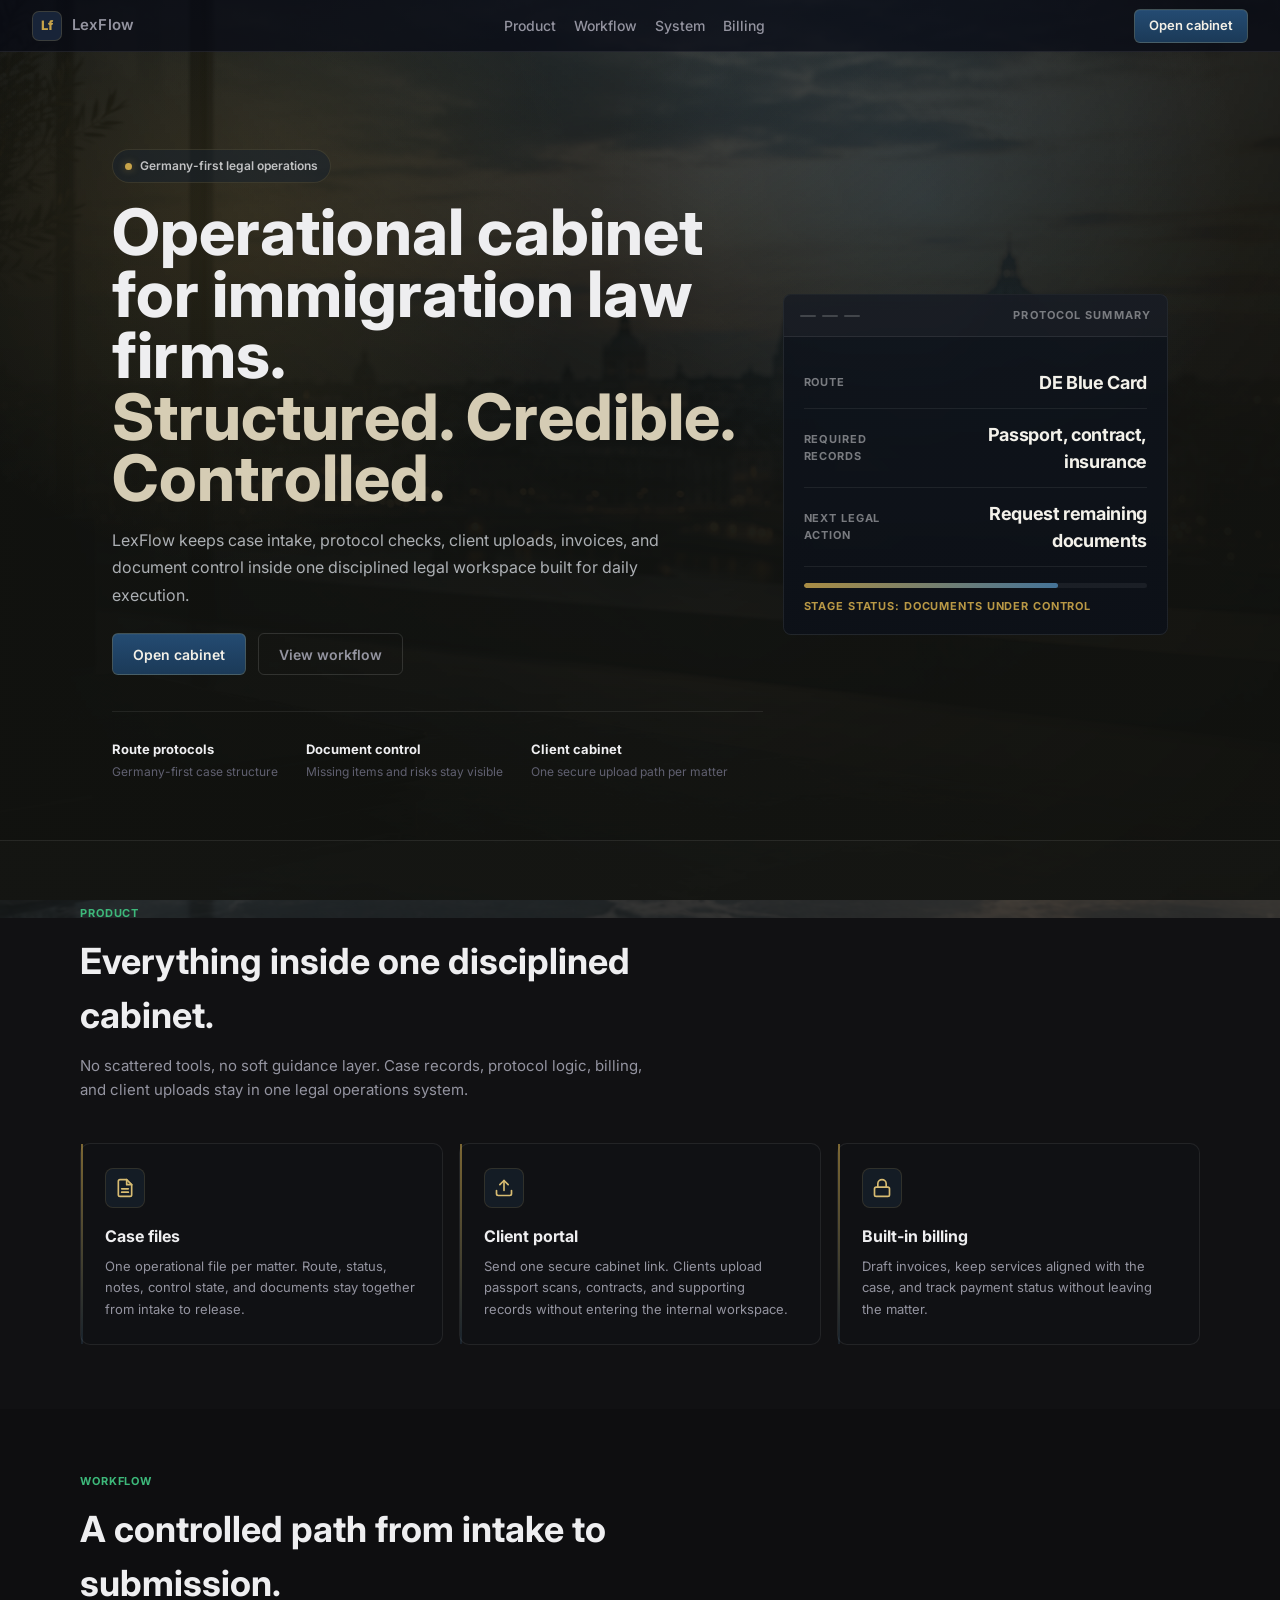
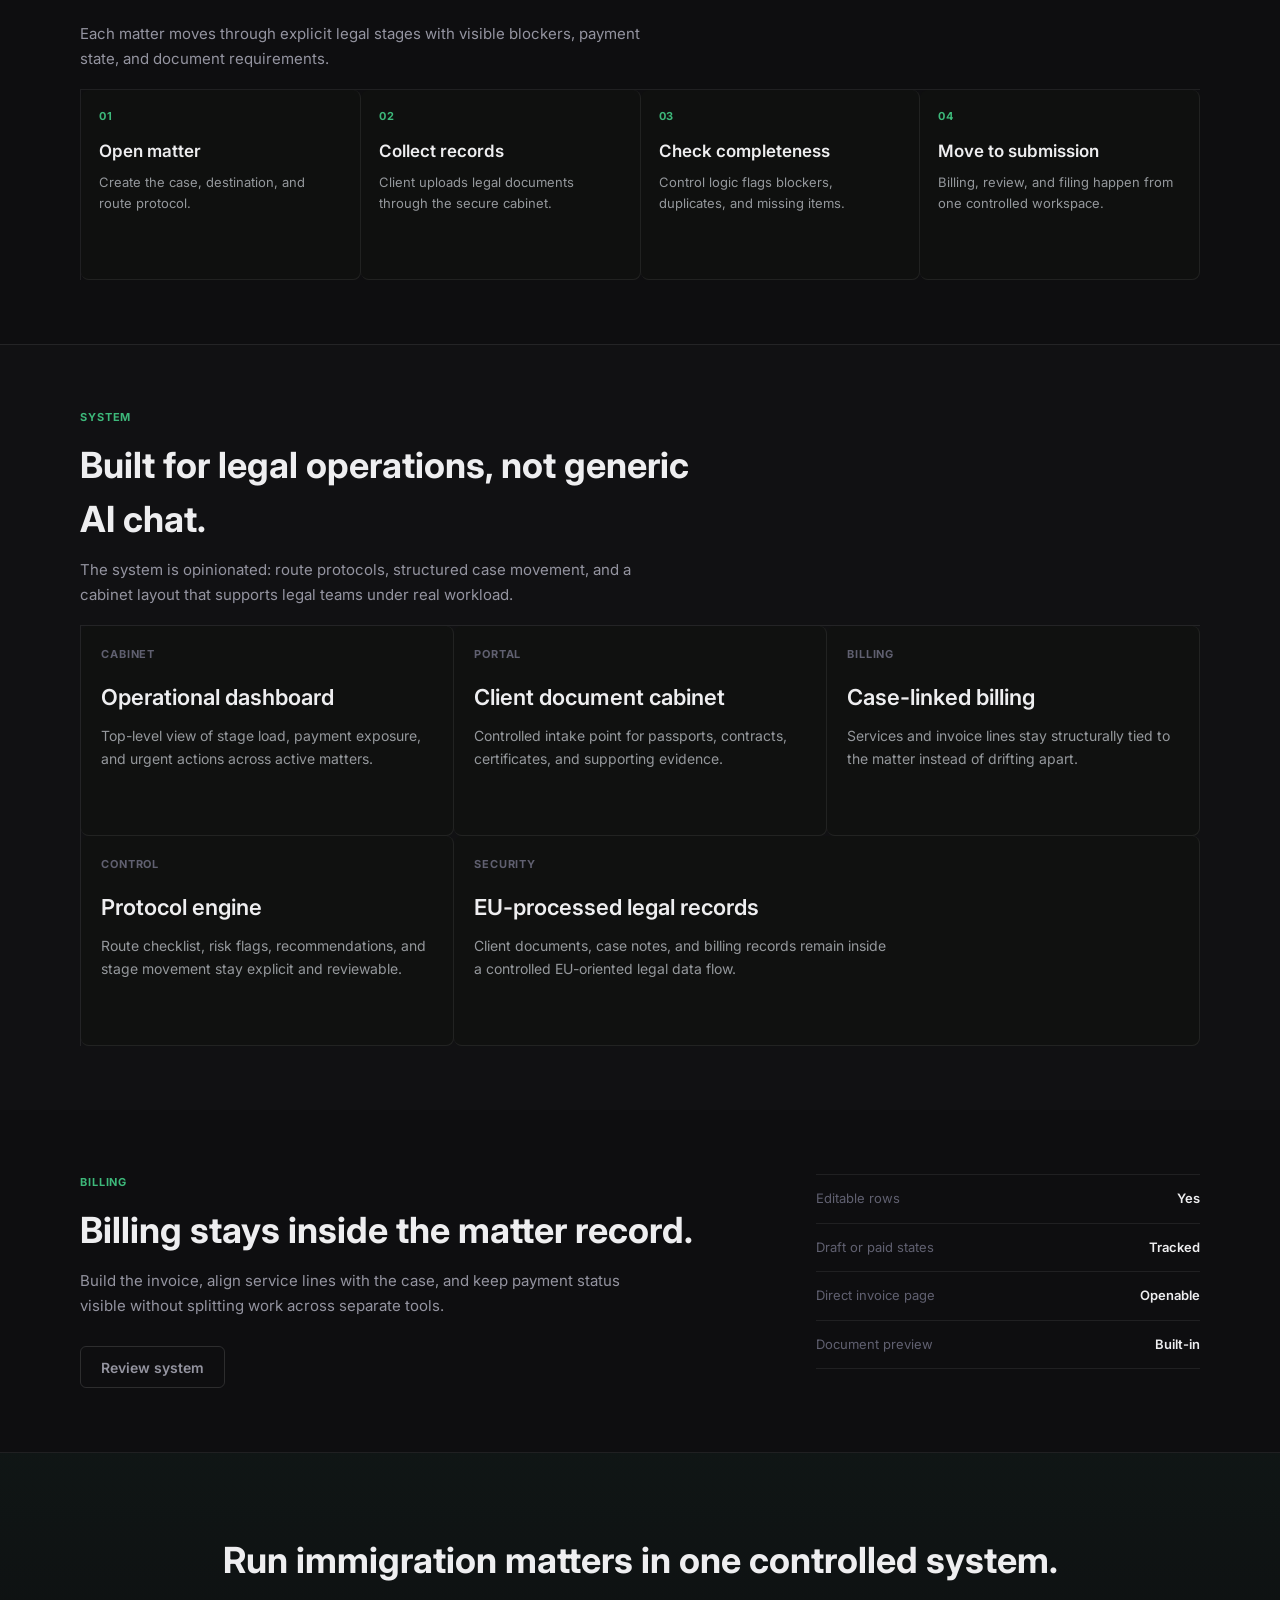
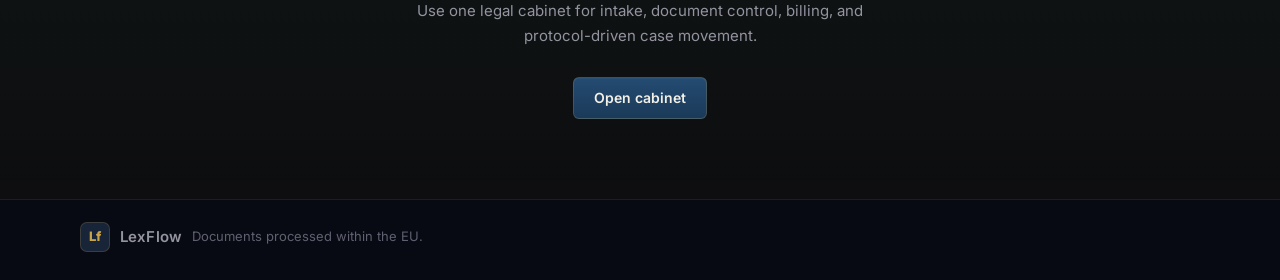
<file: frontend/index.html>
<!doctype html>
<html lang="en">
<head>
  <meta charset="UTF-8" />
  <meta name="viewport" content="width=device-width, initial-scale=1.0" />
  <title>LexFlow — EU Immigration Legal Operations</title>
  <meta name="description" content="Operational workspace for European immigration law teams, client files, and invoices." />
  <link rel="preconnect" href="https://fonts.googleapis.com" />
  <link rel="preconnect" href="https://fonts.gstatic.com" crossorigin />
  <link href="https://fonts.googleapis.com/css2?family=Inter:wght@300;400;500;600;700;800&display=swap" rel="stylesheet" />
  <link rel="stylesheet" href="./styles.css?v=20" />
</head>
<body class="landing" data-api-base="https://lexflow-backend-y6m3.onrender.com">

  <header class="topbar">
    <div class="brand">
      <span class="brand-mark">Lf</span>
      <span class="brand-name">LexFlow</span>
    </div>
    <nav class="topnav">
      <a href="#product">Product</a>
      <a href="#workflow">Workflow</a>
      <a href="#system">System</a>
      <a href="#billing">Billing</a>
    </nav>
    <div class="topbar-cta">
      <a href="login.html?switch=1" class="btn btn-primary landing-auth-link" id="landing-auth-btn">Open cabinet</a>
    </div>
  </header>

  <main>
    <section class="hero-section">
      <div class="hero-grid">
        <div class="hero-copy">
          <div class="hero-badge">
            <span class="hero-badge-dot"></span>
            Germany-first legal operations
          </div>
          <h1 class="hero-title">Operational cabinet for immigration law firms.<em>Structured. Credible. Controlled.</em></h1>
          <p class="hero-sub">LexFlow keeps case intake, protocol checks, client uploads, invoices, and document control inside one disciplined legal workspace built for daily execution.</p>
          <div class="hero-actions">
            <a href="login.html?switch=1" class="btn btn-primary btn-lg landing-auth-link" id="landing-hero-auth-btn">Open cabinet</a>
            <a href="#product" class="btn btn-outline btn-lg">View workflow</a>
          </div>
          <div class="hero-trust">
            <div class="hero-trust-item"><strong>Route protocols</strong><span>Germany-first case structure</span></div>
            <div class="hero-trust-item"><strong>Document control</strong><span>Missing items and risks stay visible</span></div>
            <div class="hero-trust-item"><strong>Client cabinet</strong><span>One secure upload path per matter</span></div>
          </div>
        </div>
        <div class="hero-panel">
          <div class="hero-panel-bar">
            <span></span><span></span><span></span>
            <span class="hero-panel-title">Protocol summary</span>
          </div>
          <div class="hero-panel-body">
            <div class="hero-panel-row">
              <span class="hero-panel-label">Route</span>
              <strong>DE Blue Card</strong>
            </div>
            <div class="hero-panel-row">
              <span class="hero-panel-label">Required records</span>
              <strong>Passport, contract, insurance</strong>
            </div>
            <div class="hero-panel-row">
              <span class="hero-panel-label">Next legal action</span>
              <strong>Request remaining documents</strong>
            </div>
            <div class="hero-panel-bar-track">
              <span style="width:74%;"></span>
            </div>
            <div class="hero-panel-footer">Stage status: documents under control</div>
          </div>
        </div>
      </div>
    </section>

    <section class="section section-band" id="product">
      <div class="section-inner">
        <div class="section-heading">
          <div>
            <div class="section-eyebrow">Product</div>
            <h2 class="section-title">Everything inside one disciplined cabinet.</h2>
            <p class="section-desc">No scattered tools, no soft guidance layer. Case records, protocol logic, billing, and client uploads stay in one legal operations system.</p>
          </div>
        </div>
        <div class="features-grid">
          <article class="feature-card">
            <div class="feature-icon">
              <svg width="20" height="20" viewBox="0 0 24 24" fill="none" stroke="currentColor" stroke-width="2" stroke-linecap="round" stroke-linejoin="round"><path d="M14 2H6a2 2 0 00-2 2v16a2 2 0 002 2h12a2 2 0 002-2V8z"/><polyline points="14 2 14 8 20 8"/><line x1="16" y1="13" x2="8" y2="13"/><line x1="16" y1="17" x2="8" y2="17"/></svg>
            </div>
            <h3>Case files</h3>
            <p>One operational file per matter. Route, status, notes, control state, and documents stay together from intake to release.</p>
          </article>
          <article class="feature-card">
            <div class="feature-icon">
              <svg width="20" height="20" viewBox="0 0 24 24" fill="none" stroke="currentColor" stroke-width="2" stroke-linecap="round" stroke-linejoin="round"><path d="M21 15v4a2 2 0 01-2 2H5a2 2 0 01-2-2v-4"/><polyline points="17 8 12 3 7 8"/><line x1="12" y1="3" x2="12" y2="15"/></svg>
            </div>
            <h3>Client portal</h3>
            <p>Send one secure cabinet link. Clients upload passport scans, contracts, and supporting records without entering the internal workspace.</p>
          </article>
          <article class="feature-card">
            <div class="feature-icon">
              <svg width="20" height="20" viewBox="0 0 24 24" fill="none" stroke="currentColor" stroke-width="2" stroke-linecap="round" stroke-linejoin="round"><rect x="3" y="11" width="18" height="11" rx="2"/><path d="M7 11V7a5 5 0 0110 0v4"/></svg>
            </div>
            <h3>Built-in billing</h3>
            <p>Draft invoices, keep services aligned with the case, and track payment status without leaving the matter.</p>
          </article>
        </div>
      </div>
    </section>

    <section class="section" id="workflow">
      <div class="section-inner">
        <div class="section-heading">
          <div>
            <div class="section-eyebrow">Workflow</div>
            <h2 class="section-title">A controlled path from intake to submission.</h2>
            <p class="section-desc">Each matter moves through explicit legal stages with visible blockers, payment state, and document requirements.</p>
          </div>
        </div>
        <div class="workflow-strip">
          <div class="workflow-step"><div class="workflow-num">01</div><h3>Open matter</h3><p>Create the case, destination, and route protocol.</p></div>
          <div class="workflow-step"><div class="workflow-num">02</div><h3>Collect records</h3><p>Client uploads legal documents through the secure cabinet.</p></div>
          <div class="workflow-step"><div class="workflow-num">03</div><h3>Check completeness</h3><p>Control logic flags blockers, duplicates, and missing items.</p></div>
          <div class="workflow-step"><div class="workflow-num">04</div><h3>Move to submission</h3><p>Billing, review, and filing happen from one controlled workspace.</p></div>
        </div>
      </div>
    </section>

    <section class="section section-band" id="system">
      <div class="section-inner">
        <div class="section-heading">
          <div>
            <div class="section-eyebrow">System</div>
            <h2 class="section-title">Built for legal operations, not generic AI chat.</h2>
            <p class="section-desc">The system is opinionated: route protocols, structured case movement, and a cabinet layout that supports legal teams under real workload.</p>
          </div>
        </div>
        <div class="system-grid">
          <article class="system-card"><div class="system-label">Cabinet</div><h3>Operational dashboard</h3><p>Top-level view of stage load, payment exposure, and urgent actions across active matters.</p></article>
          <article class="system-card"><div class="system-label">Portal</div><h3>Client document cabinet</h3><p>Controlled intake point for passports, contracts, certificates, and supporting evidence.</p></article>
          <article class="system-card"><div class="system-label">Billing</div><h3>Case-linked billing</h3><p>Services and invoice lines stay structurally tied to the matter instead of drifting apart.</p></article>
          <article class="system-card"><div class="system-label">Control</div><h3>Protocol engine</h3><p>Route checklist, risk flags, recommendations, and stage movement stay explicit and reviewable.</p></article>
          <article class="system-card system-card-wide"><div class="system-label">Security</div><h3>EU-processed legal records</h3><p>Client documents, case notes, and billing records remain inside a controlled EU-oriented legal data flow.</p></article>
        </div>
      </div>
    </section>

    <section class="section" id="billing">
      <div class="section-inner">
        <div class="billing-band">
          <div>
            <div class="section-eyebrow">Billing</div>
            <h2 class="section-title">Billing stays inside the matter record.</h2>
            <p class="section-desc">Build the invoice, align service lines with the case, and keep payment status visible without splitting work across separate tools.</p>
            <a href="#system" class="btn btn-outline btn-lg landing-secondary-link" style="margin-top:28px;display:inline-flex;">Review system</a>
          </div>
          <div class="billing-aside">
            <div class="billing-metric"><span>Editable rows</span><strong>Yes</strong></div>
            <div class="billing-metric"><span>Draft or paid states</span><strong>Tracked</strong></div>
            <div class="billing-metric"><span>Direct invoice page</span><strong>Openable</strong></div>
            <div class="billing-metric"><span>Document preview</span><strong>Built-in</strong></div>
          </div>
        </div>
      </div>
    </section>

    <section class="cta-band">
      <div class="section-inner" style="text-align:center;">
        <h2 class="section-title">Run immigration matters in one controlled system.</h2>
        <p class="section-desc" style="max-width:480px;margin:12px auto 28px;">Use one legal cabinet for intake, document control, billing, and protocol-driven case movement.</p>
        <a href="login.html?switch=1" class="btn btn-primary btn-lg landing-auth-link" id="landing-cta-auth-btn">Open cabinet</a>
      </div>
    </section>

    <footer class="footer">
      <div class="footer-inner">
        <div class="brand">
          <span class="brand-mark">Lf</span>
          <span class="brand-name">LexFlow</span>
        </div>
        <span>Documents processed within the EU.</span>
      </div>
    </footer>
  </main>

  <script src="./app.js?v=17"></script>
  <script>
    document.addEventListener('DOMContentLoaded', async () => {
      const user = await syncSessionFromSupabase();
      const targets = Array.from(document.querySelectorAll('.landing-auth-link'));
      if (user) {
        targets.forEach((button) => {
          button.href = 'dashboard.html';
          button.textContent = 'Open cabinet';
        });
      } else {
        targets.forEach((button) => {
          button.href = 'login.html?switch=1';
        });
      }
    });
  </script>
</body>
</html>
</file>
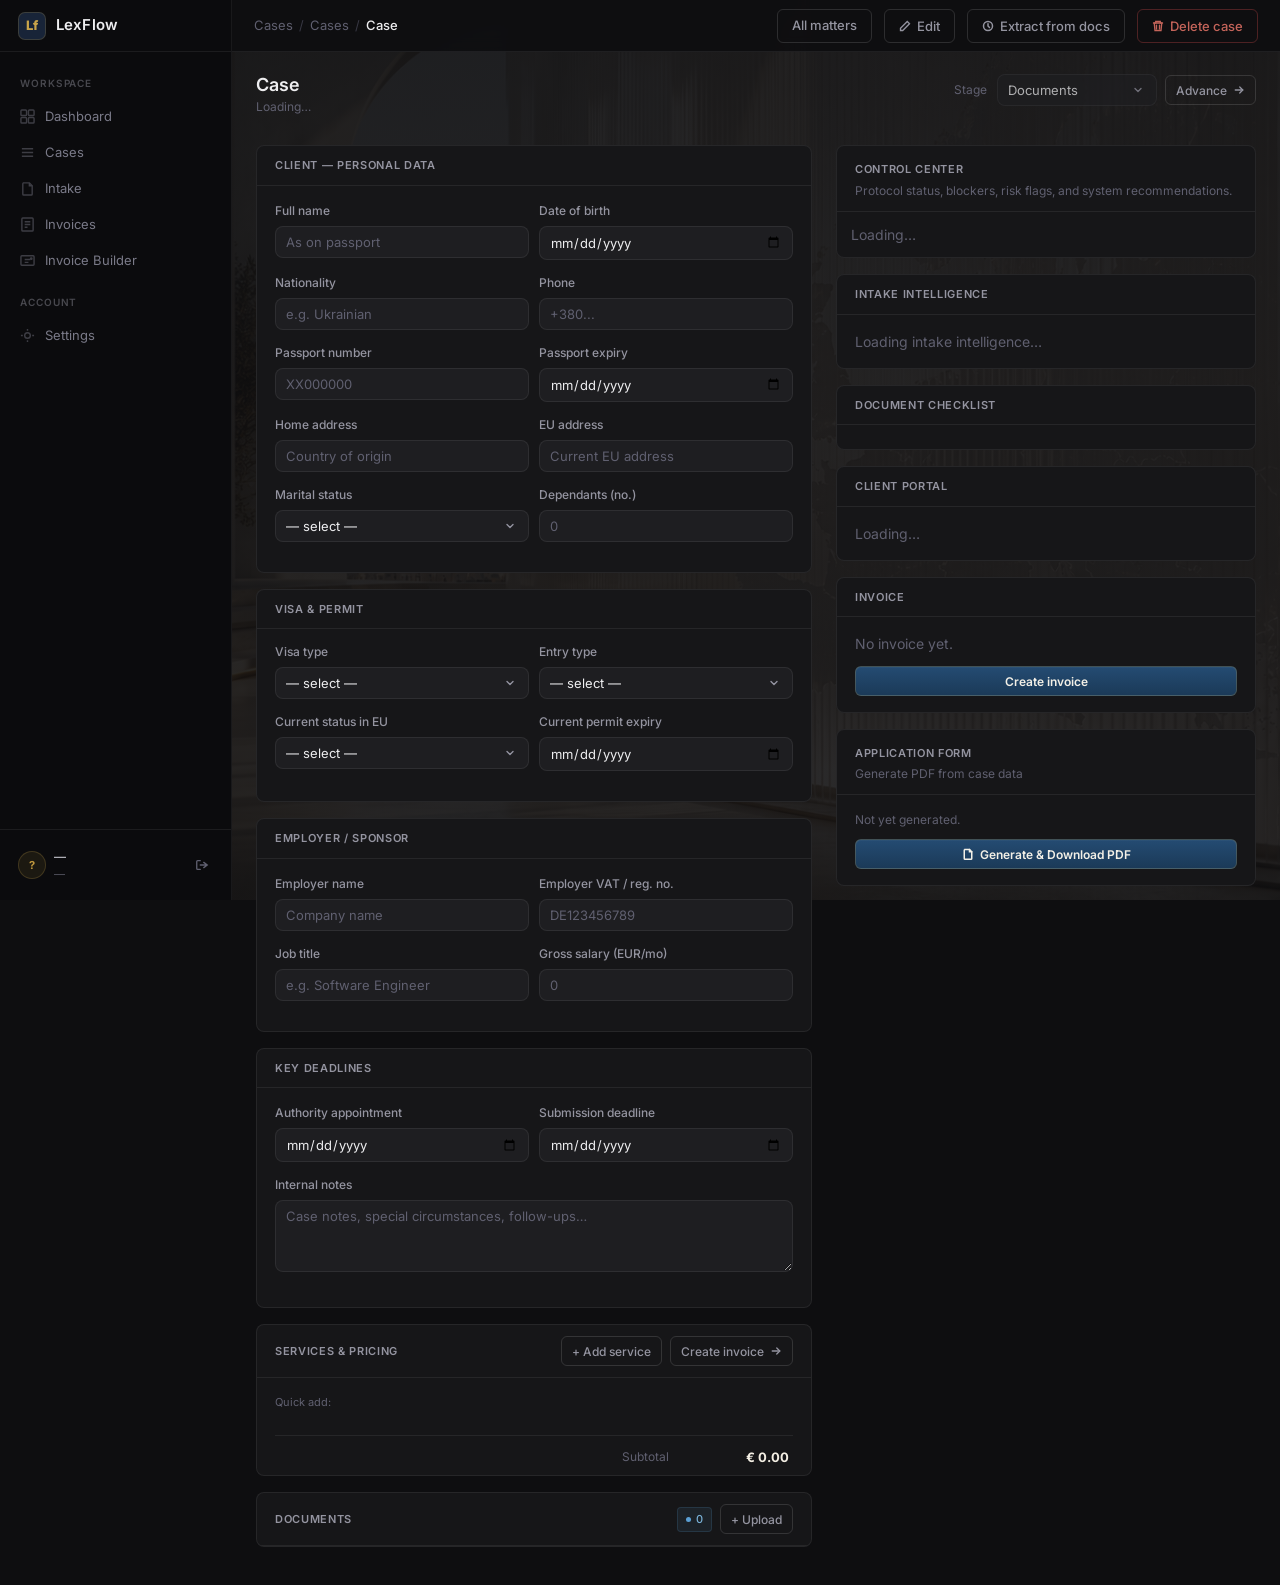
<file: frontend/case.html>
<!doctype html>
<html lang="en">
<head>
  <meta charset="UTF-8" />
  <meta name="viewport" content="width=device-width, initial-scale=1.0" />
  <title>LexFlow — Case detail</title>
  <link rel="preconnect" href="https://fonts.googleapis.com" />
  <link rel="preconnect" href="https://fonts.gstatic.com" crossorigin />
  <link href="https://fonts.googleapis.com/css2?family=Inter:wght@300;400;500;600;700;800&display=swap" rel="stylesheet" />
  <link rel="stylesheet" href="./styles.css?v=24" />
</head>
<body class="dashboard view-hydrating" data-api-base="https://lexflow-backend-y6m3.onrender.com">
  <aside class="sidebar">
    <a href="/index.html" class="sidebar-brand">
      <span class="brand-mark" style="width:28px;height:28px;font-size:13px;">Lf</span>
      <span class="brand-name">LexFlow</span>
    </a>
    <nav class="sidebar-nav">
      <span class="nav-section-label">Workspace</span>
      <a href="dashboard.html" class="nav-item"><svg width="14" height="14" viewBox="0 0 16 16" fill="none" stroke="currentColor" stroke-width="1.5"><rect x="1" y="1" width="6" height="6" rx="1"/><rect x="9" y="1" width="6" height="6" rx="1"/><rect x="1" y="9" width="6" height="6" rx="1"/><rect x="9" y="9" width="6" height="6" rx="1"/></svg>Dashboard</a>
      <a href="cases.html" class="nav-item active"><svg width="14" height="14" viewBox="0 0 16 16" fill="none" stroke="currentColor" stroke-width="1.5"><path d="M2 4h12M2 8h12M2 12h12"/></svg>Cases</a>
      <a href="documents.html" class="nav-item"><svg width="14" height="14" viewBox="0 0 16 16" fill="none" stroke="currentColor" stroke-width="1.5"><path d="M3 2h7l3 3v9a1 1 0 01-1 1H4a1 1 0 01-1-1V3a1 1 0 011-1z"/><path d="M10 2v3h3"/></svg>Intake</a>
      <a href="invoices.html" class="nav-item"><svg width="14" height="14" viewBox="0 0 16 16" fill="none" stroke="currentColor" stroke-width="1.5"><rect x="2" y="1" width="12" height="14" rx="1"/><path d="M5 5h6M5 8h6M5 11h3"/></svg>Invoices</a>
      <a href="invoice-builder.html" class="nav-item"><svg width="14" height="14" viewBox="0 0 16 16" fill="none" stroke="currentColor" stroke-width="1.5"><rect x="1" y="3" width="14" height="10" rx="1"/><path d="M5 7h6M5 10h4"/><circle cx="12" cy="6" r="1.5" fill="currentColor" stroke="none"/></svg>Invoice Builder</a>
      <span class="nav-section-label">Account</span>
      <a href="settings.html" class="nav-item"><svg width="14" height="14" viewBox="0 0 16 16" fill="none" stroke="currentColor" stroke-width="1.5"><circle cx="8" cy="8" r="3"/><path d="M8 1v2M8 13v2M1 8h2M13 8h2"/></svg>Settings</a>
    </nav>
    <div class="sidebar-footer">
      <div class="sidebar-user">
        <div class="user-avatar" id="user-initials">?</div>
        <div class="user-info">
          <div class="user-name" id="user-name">—</div>
          <div class="user-role" id="user-email">—</div>
        </div>
        <button id="btn-signout" style="margin-left:auto;background:none;border:none;cursor:pointer;color:var(--muted);padding:4px;display:flex;align-items:center;">
          <svg width="14" height="14" viewBox="0 0 16 16" fill="none" stroke="currentColor" stroke-width="1.5" stroke-linecap="round"><path d="M6 3H3a1 1 0 00-1 1v8a1 1 0 001 1h3M10 5l4 3-4 3M6 8h8"/></svg>
        </button>
      </div>
    </div>
  </aside>

  <div class="dashboard-main">
    <div class="dashboard-topbar">
      <div class="topbar-breadcrumb">
        <span>Cases</span>
        <span class="sep">/</span>
        <a href="cases.html" style="color:var(--muted);">Cases</a>
        <span class="sep">/</span>
        <strong id="breadcrumb-name">Case</strong>
      </div>
      <div class="topbar-actions">
        <a href="cases.html" class="btn btn-outline">All matters</a>
        <button class="btn btn-outline" id="btn-edit-toggle">
          <svg width="12" height="12" viewBox="0 0 16 16" fill="none" stroke="currentColor" stroke-width="1.8" stroke-linecap="round"><path d="M11 2l3 3-9 9H2v-3L11 2z"/></svg>
          Edit
        </button>
        <button class="btn btn-primary" id="btn-save-all" style="display:none;">
          <svg width="12" height="12" viewBox="0 0 16 16" fill="none" stroke="currentColor" stroke-width="2" stroke-linecap="round"><path d="M3 8l3 3 7-7"/></svg>
          Save
        </button>
        <button class="btn btn-outline" id="btn-run-ai">
          <svg width="12" height="12" viewBox="0 0 16 16" fill="none" stroke="currentColor" stroke-width="2" stroke-linecap="round"><circle cx="8" cy="8" r="6"/><path d="M8 5v3l2 2"/></svg>
          Extract from docs
        </button>
        <button class="btn btn-outline" id="btn-delete-case" style="color:var(--red,#e05252);border-color:rgba(224,82,82,0.3);">
          <svg width="12" height="12" viewBox="0 0 16 16" fill="none" stroke="currentColor" stroke-width="1.8" stroke-linecap="round"><polyline points="2 4 14 4"/><path d="M5 4V2h6v2M6 7v5M10 7v5"/><path d="M3 4l1 10h8l1-10"/></svg>
          Delete case
        </button>
      </div>
    </div>

    <div class="page-content" data-view-hydrate>
      <!-- Duplicate warning banner (hidden by default) -->
      <div id="duplicate-banner" style="display:none;background:rgba(196,100,90,0.1);border:1px solid rgba(196,100,90,0.3);border-radius:var(--radius);padding:12px 18px;margin-bottom:18px;display:none;align-items:center;gap:12px;">
        <svg width="16" height="16" viewBox="0 0 16 16" fill="none" stroke="#c4645a" stroke-width="1.5"><circle cx="8" cy="8" r="6"/><path d="M8 5v3M8 11v.5"/></svg>
        <span style="color:#c4645a;font-size:13px;">Potential duplicate detected — another matter may exist for this client. <a id="dup-link" href="#" style="color:#c4645a;text-decoration:underline;">View existing matter</a></span>
      </div>

      <!-- OCR auto-fill banner (shown after extraction) -->
      <div id="ocr-banner" style="display:none;background:rgba(61,184,122,0.08);border:1px solid rgba(61,184,122,0.2);border-radius:var(--radius);padding:12px 18px;margin-bottom:18px;align-items:center;gap:12px;">
        <svg width="16" height="16" viewBox="0 0 16 16" fill="none" stroke="#3db87a" stroke-width="1.5"><path d="M3 8l3 3 7-7"/></svg>
        <span style="color:#5ebd8e;font-size:13px;">Fields auto-filled from documents. Review and save.</span>
      </div>

      <div class="page-header">
        <div>
          <div class="page-title" id="case-title">Case</div>
          <div class="page-subtitle" id="case-meta">Loading…</div>
          <div id="case-priority-badge" class="case-priority-badge"></div>
        </div>
        <div style="display:flex;gap:8px;align-items:center;">
          <label style="font-size:12px;color:var(--muted);margin-right:2px;">Stage</label>
          <select id="stage-select" class="form-select" style="height:32px;font-size:13px;padding:0 10px;min-width:160px;" disabled>
            <option value="documents">Documents</option>
            <option value="payment">Payment</option>
            <option value="processing">Processing</option>
            <option value="review">Ready for review</option>
            <option value="submitted">Submitted</option>
          </select>
          <button class="btn btn-outline btn-sm" id="btn-advance" style="white-space:nowrap;">
            Advance
            <svg width="12" height="12" viewBox="0 0 16 16" fill="none" stroke="currentColor" stroke-width="1.7" stroke-linecap="round" stroke-linejoin="round"><path d="M3 8h10"/><path d="M9 4l4 4-4 4"/></svg>
          </button>
        </div>
      </div>

      <div class="case-detail-layout">

        <!-- LEFT COLUMN -->
        <div id="case-fields-area">

          <!-- EU Migration Fields -->
          <div class="card" style="margin-bottom:16px;">
            <div class="card-header">
              <span class="card-title">Client — personal data</span>
              <span id="ocr-indicator" style="display:none;" class="badge badge-green">OCR filled</span>
            </div>
            <div class="card-body">
              <div class="form-row">
                <div class="form-group"><label class="form-label">Full name</label><input class="form-input" id="f-full-name" placeholder="As on passport" /></div>
                <div class="form-group"><label class="form-label">Date of birth</label><input class="form-input" id="f-dob" type="date" /></div>
              </div>
              <div class="form-row">
                <div class="form-group"><label class="form-label">Nationality</label><input class="form-input" id="f-nationality" placeholder="e.g. Ukrainian" /></div>
                <div class="form-group"><label class="form-label">Phone</label><input class="form-input" id="f-phone" placeholder="+380..." /></div>
              </div>
              <div class="form-row">
                <div class="form-group"><label class="form-label">Passport number</label><input class="form-input" id="f-passport-no" placeholder="XX000000" /></div>
                <div class="form-group"><label class="form-label">Passport expiry</label><input class="form-input" id="f-passport-expiry" type="date" /></div>
              </div>
              <div class="form-row">
                <div class="form-group"><label class="form-label">Home address</label><input class="form-input" id="f-address-home" placeholder="Country of origin" /></div>
                <div class="form-group"><label class="form-label">EU address</label><input class="form-input" id="f-address-eu" placeholder="Current EU address" /></div>
              </div>
              <div class="form-row">
                <div class="form-group"><label class="form-label">Marital status</label>
                  <select class="form-select" id="f-marital">
                    <option value="">— select —</option>
                    <option>Single</option><option>Married</option><option>Divorced</option><option>Widowed</option>
                  </select>
                </div>
                <div class="form-group"><label class="form-label">Dependants (no.)</label><input class="form-input" id="f-dependants" type="number" min="0" placeholder="0" /></div>
              </div>
            </div>
          </div>

          <div class="card services-card" style="margin-bottom:16px;">
            <div class="card-header"><span class="card-title">Visa &amp; permit</span></div>
            <div class="card-body">
              <div class="form-row">
                <div class="form-group"><label class="form-label">Visa type</label>
                  <select class="form-select" id="f-visa-type">
                    <option value="">— select —</option>
                    <option>National visa (D)</option><option>Schengen visa (C)</option>
                    <option>Residence permit</option><option>EU Blue Card</option>
                    <option>Intra-company transfer</option><option>Family reunification</option>
                    <option>Student permit</option><option>Asylum / protection</option>
                  </select>
                </div>
                <div class="form-group"><label class="form-label">Entry type</label>
                  <select class="form-select" id="f-entry-type">
                    <option value="">— select —</option>
                    <option>Single entry</option><option>Multiple entry</option>
                  </select>
                </div>
              </div>
              <div class="form-row">
                <div class="form-group"><label class="form-label">Current status in EU</label>
                  <select class="form-select" id="f-current-status">
                    <option value="">— select —</option>
                    <option>Tourist / visa-free</option><option>Student</option><option>Worker</option>
                    <option>Temporary protection</option><option>Undocumented</option>
                  </select>
                </div>
                <div class="form-group"><label class="form-label">Current permit expiry</label><input class="form-input" id="f-permit-expiry" type="date" /></div>
              </div>
            </div>
          </div>

          <div class="card" style="margin-bottom:16px;">
            <div class="card-header"><span class="card-title">Employer / sponsor</span></div>
            <div class="card-body">
              <div class="form-row">
                <div class="form-group"><label class="form-label">Employer name</label><input class="form-input" id="f-employer" placeholder="Company name" /></div>
                <div class="form-group"><label class="form-label">Employer VAT / reg. no.</label><input class="form-input" id="f-employer-vat" placeholder="DE123456789" /></div>
              </div>
              <div class="form-row">
                <div class="form-group"><label class="form-label">Job title</label><input class="form-input" id="f-job-title" placeholder="e.g. Software Engineer" /></div>
                <div class="form-group"><label class="form-label">Gross salary (EUR/mo)</label><input class="form-input" id="f-salary" type="number" placeholder="0" /></div>
              </div>
            </div>
          </div>

          <div class="card" style="margin-bottom:16px;">
            <div class="card-header"><span class="card-title">Key deadlines</span></div>
            <div class="card-body">
              <div class="form-row">
                <div class="form-group"><label class="form-label">Authority appointment</label><input class="form-input" id="f-appointment" type="date" /></div>
                <div class="form-group"><label class="form-label">Submission deadline</label><input class="form-input" id="f-deadline" type="date" /></div>
              </div>
              <div class="form-group"><label class="form-label">Internal notes</label><textarea class="form-textarea" id="f-notes" rows="3" placeholder="Case notes, special circumstances, follow-ups…"></textarea></div>
            </div>
          </div>

          <!-- Services & Price Builder -->
          <div class="card" style="margin-bottom:16px;">
            <div class="card-header">
              <span class="card-title">Services &amp; pricing</span>
              <div style="display:flex;gap:8px;align-items:center;">
                <button class="btn btn-outline btn-sm" id="btn-add-service">+ Add service</button>
                <button class="btn btn-outline btn-sm" id="btn-create-invoice-from-services">
                  Create invoice
                  <svg width="12" height="12" viewBox="0 0 16 16" fill="none" stroke="currentColor" stroke-width="1.7" stroke-linecap="round" stroke-linejoin="round"><path d="M3 8h10"/><path d="M9 4l4 4-4 4"/></svg>
                </button>
              </div>
            </div>
            <div class="card-body" style="padding-bottom:4px;">
              <!-- Preset quick-add chips -->
              <div style="display:flex;flex-wrap:wrap;gap:6px;margin-bottom:12px;" id="service-presets">
                <span style="font-size:11px;color:var(--muted);align-self:center;margin-right:2px;">Quick add:</span>
              </div>
              <!-- Service rows -->
              <div id="service-rows" class="service-rows"></div>
              <!-- Totals -->
              <div class="service-subtotal-row">
                <span>Subtotal</span>
                <span id="svc-subtotal">€ 0.00</span>
              </div>
            </div>
          </div>

          <!-- Documents -->
          <div class="card">
            <div class="card-header">
              <span class="card-title">Documents</span>
              <div style="display:flex;gap:8px;align-items:center;">
                <span class="badge badge-blue" id="doc-count">0</span>
                <input type="file" id="file-input" multiple accept=".pdf,image/*" style="display:none;" />
                <button class="btn btn-outline btn-sm" id="btn-upload">+ Upload</button>
              </div>
            </div>
            <div id="doc-list" style="padding:0 4px;"></div>
          </div>
        </div>

        <!-- RIGHT COLUMN -->
        <div class="case-side-stack">
          <!-- Control center -->
          <div class="card control-center-card" style="margin-bottom:16px;">
            <div class="card-header">
              <div>
                <span class="card-title">Control center</span>
                <div class="panel-subtitle">Protocol status, blockers, risk flags, and system recommendations.</div>
              </div>
            </div>
            <div class="card-body" style="padding:12px 14px;">
              <div id="control-center-block"><p style="color:var(--muted);">Loading…</p></div>
            </div>
          </div>

          <div class="card" style="margin-bottom:16px;">
            <div class="card-header"><span class="card-title">Intake intelligence</span></div>
            <div class="card-body">
              <div id="intake-intelligence-block"><p style="color:var(--muted);">Loading intake intelligence…</p></div>
            </div>
          </div>

          <!-- Document checklist -->
          <div class="card" style="margin-bottom:16px;">
            <div class="card-header"><span class="card-title">Document checklist</span></div>
            <div class="card-body" style="padding:12px 16px;">
              <div id="doc-checklist" style="display:flex;flex-direction:column;gap:8px;"></div>
            </div>
          </div>

          <!-- Client portal -->
          <div class="card" style="margin-bottom:16px;">
            <div class="card-header"><span class="card-title">Client portal</span></div>
            <div class="card-body">
              <div id="portal-block"><p style="color:var(--muted);">Loading…</p></div>
            </div>
          </div>

          <!-- Invoice -->
          <div class="card" style="margin-bottom:16px;">
            <div class="card-header"><span class="card-title">Invoice</span></div>
            <div class="card-body">
              <div id="invoice-block">
                <p style="color:var(--muted);margin-bottom:12px;">No invoice yet.</p>
                <button class="btn btn-primary btn-sm" id="btn-invoice" style="width:100%;">Create invoice</button>
              </div>
            </div>
          </div>

          <!-- Application Form -->
          <div class="card">
            <div class="card-header">
              <div>
                <span class="card-title">Application form</span>
                <div class="panel-subtitle" style="margin-top:3px;">Generate PDF from case data</div>
              </div>
            </div>
            <div class="card-body" style="display:flex;flex-direction:column;gap:10px;">
              <div id="form-gen-status" style="font-size:12px;color:var(--muted);">Not yet generated.</div>
              <button class="btn btn-primary btn-sm" style="width:100%;" id="btn-generate-form">
                <svg width="12" height="12" viewBox="0 0 16 16" fill="none" stroke="currentColor" stroke-width="2" stroke-linecap="round"><path d="M3 2h7l3 3v9a1 1 0 01-1 1H4a1 1 0 01-1-1V3a1 1 0 011-1z"/><path d="M10 2v3h3"/></svg>
                Generate &amp; Download PDF
              </button>
              <button class="btn btn-outline btn-sm" style="width:100%;display:none;" id="btn-download-last">
                Download last generated
              </button>
            </div>
          </div>
        </div>
      </div>
    </div>
  </div>

  <script src="./app.js?v=22"></script>
  <script>
    const params = new URLSearchParams(window.location.search);
    const caseId = params.get('id') || '1';
    let currentCase = null;

    const EU_CHECKLIST = [
      'Valid passport (6+ months)',
      'Biometric photo (35×45 mm)',
      'Bank statements (3 months)',
      'Employment contract',
      'Employer confirmation letter',
      'Health insurance proof',
      'Accommodation proof',
      'Residence permit / ID card',
      'Application form (signed)',
      'Translation of documents (certified)',
      'State fee receipt',
    ];

    function fillFieldsFromExtracted(extracted) {
      if (!extracted || !Object.keys(extracted).length) return;
      const map = {
        'f-full-name':       extracted.full_name || extracted.client_name,
        'f-dob':             extracted.dob || extracted.date_of_birth,
        'f-nationality':     extracted.nationality,
        'f-phone':           extracted.phone,
        'f-passport-no':     extracted.passport_no || extracted.passport_number,
        'f-passport-expiry': extracted.passport_expiry,
        'f-address-home':    extracted.address_home || extracted.home_address,
        'f-address-eu':      extracted.address_eu || extracted.eu_address,
        'f-marital':         extracted.marital_status,
        'f-dependants':      extracted.dependants,
        'f-visa-type':       extracted.visa_type,
        'f-entry-type':      extracted.entry_type,
        'f-current-status':  extracted.current_status,
        'f-permit-expiry':   extracted.permit_expiry,
        'f-employer':        extracted.employer_name || extracted.employer,
        'f-employer-vat':    extracted.employer_vat,
        'f-job-title':       extracted.job_title,
        'f-salary':          extracted.salary_eur || extracted.salary,
        'f-appointment':     extracted.appointment_date,
        'f-deadline':        extracted.submission_deadline,
        'f-notes':           extracted.notes,
      };
      let filled = 0;
      Object.entries(map).forEach(([id, val]) => {
        const el = document.getElementById(id);
        if (el && val != null && val !== '') { el.value = val; filled++; }
      });
      if (filled > 0) {
        document.getElementById('ocr-indicator').style.display = 'inline-flex';
        const banner = document.getElementById('ocr-banner');
        banner.style.display = 'flex';
      }
    }

    function collectFields() {
      return {
        full_name:           document.getElementById('f-full-name').value,
        dob:                 document.getElementById('f-dob').value,
        nationality:         document.getElementById('f-nationality').value,
        phone:               document.getElementById('f-phone').value,
        passport_no:         document.getElementById('f-passport-no').value,
        passport_expiry:     document.getElementById('f-passport-expiry').value,
        address_home:        document.getElementById('f-address-home').value,
        address_eu:          document.getElementById('f-address-eu').value,
        marital_status:      document.getElementById('f-marital').value,
        dependants:          document.getElementById('f-dependants').value,
        visa_type:           document.getElementById('f-visa-type').value,
        entry_type:          document.getElementById('f-entry-type').value,
        current_status:      document.getElementById('f-current-status').value,
        permit_expiry:       document.getElementById('f-permit-expiry').value,
        employer_name:       document.getElementById('f-employer').value,
        employer_vat:        document.getElementById('f-employer-vat').value,
        job_title:           document.getElementById('f-job-title').value,
        salary_eur:          document.getElementById('f-salary').value,
        appointment_date:    document.getElementById('f-appointment').value,
        submission_deadline: document.getElementById('f-deadline').value,
        notes:               document.getElementById('f-notes').value,
      };
    }

    function renderChecklist(uploadedDocs) {
      const names = (uploadedDocs || []).map(d => (d.name || '').toLowerCase());
      const keywords = {
        'Valid passport (6+ months)':      ['passport'],
        'Biometric photo (35×45 mm)':      ['photo', 'picture', 'foto'],
        'Bank statements (3 months)':      ['bank', 'statement', 'account'],
        'Employment contract':             ['contract', 'employment', 'arbeitsvertrag'],
        'Employer confirmation letter':    ['confirmation', 'employer letter', 'arbeitsgeberbes'],
        'Health insurance proof':          ['insurance', 'health', 'krankenvers'],
        'Accommodation proof':             ['accommodation', 'rental', 'lease', 'mietvertrag'],
        'Residence permit / ID card':      ['residence', 'permit', 'id card', 'aufenthaltstitel', 'personalausweis'],
        'Application form (signed)':       ['application', 'antrag', 'form'],
        'Translation of documents (certified)': ['translation', 'übersetzung', 'certified'],
        'State fee receipt':               ['fee', 'receipt', 'payment', 'gebühr'],
      };
      const host = document.getElementById('doc-checklist');
      host.innerHTML = EU_CHECKLIST.map(item => {
        const kws = keywords[item] || [];
        const found = kws.some(kw => names.some(n => n.includes(kw)));
        return `<div style="display:flex;align-items:center;gap:10px;font-size:13px;">
          <span style="flex-shrink:0;width:18px;height:18px;border-radius:50%;display:flex;align-items:center;justify-content:center;
            background:${found ? 'rgba(61,184,122,0.15)' : 'var(--surface-3)'};
            border:1px solid ${found ? 'rgba(61,184,122,0.3)' : 'var(--border)'};">
            ${found ? '<svg width="10" height="10" viewBox="0 0 16 16" fill="none" stroke="#3db87a" stroke-width="2.5"><path d="M3 8l3 3 7-7"/></svg>'
                    : '<svg width="10" height="10" viewBox="0 0 16 16" fill="none" stroke="#606070" stroke-width="2"><path d="M4 4l8 8M12 4l-8 8"/></svg>'}
          </span>
          <span style="color:${found ? 'var(--text)' : 'var(--muted)'};">${item}</span>
        </div>`;
      }).join('');
    }

    function escapeHtml(value) {
      return String(value || '')
        .replace(/&/g, '&amp;')
        .replace(/</g, '&lt;')
        .replace(/>/g, '&gt;')
        .replace(/"/g, '&quot;')
        .replace(/'/g, '&#39;');
    }

    function severityBadge(severity) {
      const map = {
        high: 'badge-red',
        medium: 'badge-yellow',
        low: 'badge-green',
      };
      return map[severity] || 'badge-gray';
    }

    function statTone(label) {
      const key = String(label || '').toLowerCase();
      if (key.includes('route')) return 'tone-gold';
      if (key.includes('priority')) return 'tone-red';
      if (key.includes('stage')) return 'tone-blue';
      if (key.includes('next')) return 'tone-green';
      return 'tone-neutral';
    }

    function actionMeta(action, state) {
      const label = (action?.label || '').toLowerCase();
      if (label.includes('request missing documents')) return { cta: 'Draft message', mode: 'message' };
      if (label.includes('questionnaire')) return { cta: 'Draft questionnaire', mode: 'questionnaire' };
      if (label.includes('invoice')) return { cta: 'Open invoice', mode: 'invoice' };
      if (label.includes('duplicate') || label.includes('manual review')) return { cta: 'Review docs', mode: 'documents' };
      return { cta: 'Use action', mode: 'copy' };
    }

    function focusPortalComposer(message) {
      const area = document.getElementById('portal-invite-message');
      if (!area) return;
      if (message) area.value = message;
      area.scrollIntoView({ behavior: 'smooth', block: 'center' });
      area.focus();
      showToast('Client message drafted', 'success');
    }

    function focusDocuments() {
      document.getElementById('doc-list')?.scrollIntoView({ behavior: 'smooth', block: 'start' });
      showToast('Documents section opened', 'info');
    }

    function openInvoiceFromCase() {
      const invoice = getInvoiceForCase(caseId);
      window.location.href = invoice ? `invoice.html?id=${invoice.id}&case=${caseId}` : `invoice.html?case=${caseId}`;
    }

    function runRecommendedAction(action, state) {
      const meta = actionMeta(action, state);
      const missingLabels = (state.requirements || [])
        .filter(item => state.blocking_missing_codes?.includes(item.code) || state.missing_codes?.includes(item.code))
        .map(item => item.label);
      if (meta.mode === 'message') {
        const intro = currentCase?.client_name ? `Hello ${currentCase.client_name},` : 'Hello,';
        const body = `${intro}\n\nPlease upload the following items so we can continue your case:\n- ${missingLabels.join('\n- ') || 'Missing documents from your checklist'}\n\nOnce uploaded, we will continue immediately.\n\nBest regards,\nLexFlow`;
        focusPortalComposer(body);
        return;
      }
      if (meta.mode === 'questionnaire') {
        const intro = currentCase?.client_name ? `Hello ${currentCase.client_name},` : 'Hello,';
        const body = `${intro}\n\nPlease complete the client questionnaire in your secure portal. We need it before the legal team can proceed.\n\nBest regards,\nLexFlow`;
        focusPortalComposer(body);
        return;
      }
      if (meta.mode === 'invoice') {
        openInvoiceFromCase();
        return;
      }
      if (meta.mode === 'documents') {
        focusDocuments();
        return;
      }
      navigator.clipboard.writeText(`${action.label}: ${action.message}`).then(() => {
        showToast('Action copied', 'success');
      });
    }

    function renderIntakeIntelligence(caseData, state = {}) {
      const host = document.getElementById('intake-intelligence-block');
      if (!host) return;
      const decision = caseData?.last_intake_decision || null;
      const plan = state.document_plan || {};
      const missing = plan.missing_documents || [];
      const review = plan.review_documents || [];
      const completed = plan.completed_documents || [];
      host.innerHTML = `
        <div class="intake-intel-shell">
          <div class="intake-intel-head">
            <div>
              <div class="intake-intel-label">Latest intake decision</div>
              <div class="intake-intel-title">${decision ? escapeHtml(decision.action.replaceAll('_', ' ')) : 'No decision yet'}</div>
            </div>
            ${decision ? `<span class="badge ${decision.status === 'assigned' ? 'badge-green' : decision.status === 'needs_review' ? 'badge-yellow' : 'badge-red'}">${escapeHtml(decision.status)}</span>` : ''}
          </div>
          <div class="intake-intel-copy">${escapeHtml(decision?.explanation || 'As new documents arrive, LexFlow will explain why it attached, created, or held the file for review.')}</div>
          <div class="intake-intel-grid">
            <div class="intake-intel-stat"><span>Completed</span><strong>${completed.length}</strong></div>
            <div class="intake-intel-stat"><span>Missing</span><strong>${missing.length}</strong></div>
            <div class="intake-intel-stat"><span>Review</span><strong>${review.length}</strong></div>
          </div>
          <div class="intake-intel-tags">
            ${completed.map(item => `<span class="badge badge-green">${escapeHtml(item)}</span>`).join('')}
            ${missing.map(item => `<span class="badge badge-red">${escapeHtml(item)}</span>`).join('')}
            ${review.map(item => `<span class="badge badge-yellow">${escapeHtml(item)}</span>`).join('')}
          </div>
          ${plan.recommended_request ? `
            <div class="intake-intel-request">
              <div class="intake-intel-request-label">Recommended client request</div>
              <div class="intake-intel-request-copy">${escapeHtml(plan.recommended_request)}</div>
              <button class="btn btn-outline btn-sm" type="button" id="btn-draft-intake-request">Draft message</button>
            </div>
          ` : ''}
        </div>
      `;
      document.getElementById('btn-draft-intake-request')?.addEventListener('click', () => {
        focusPortalComposer(plan.recommended_request);
      });
    }

    function renderControlCenter(center) {
      const host = document.getElementById('control-center-block');
      const state = center?.control_state || {};
      const notifications = center?.notifications || [];
      const requirements = state.requirements || [];
      const actions = state.actions || [];
      const risks = state.risk_flags || [];
      const routeCode = state.route_code || 'EU_GENERAL';

      const stats = [
        { label: 'Route', value: routeCode.replaceAll('_', ' ') },
        { label: 'Priority', value: (center?.case?.priority || state.auto_priority || 'medium').replace('_', ' ') },
        { label: 'Stage', value: (center?.case?.stage || 'documents').replace('_', ' ') },
        { label: 'Next step', value: state.next_step || 'Review case' },
      ];

      host.innerHTML = `
        <div class="control-center-stack">
          <div class="control-hero">
            ${stats.map(item => `
              <div class="control-stat ${statTone(item.label)}">
                <span class="control-stat-label">${escapeHtml(item.label)}</span>
                <strong class="control-stat-value">${escapeHtml(item.value)}</strong>
              </div>
            `).join('')}
          </div>

          <div class="control-pill-row">
            <span class="badge ${state.blocking_missing_codes?.length ? 'badge-red' : 'badge-green'}">${state.blocking_missing_codes?.length || 0} blockers</span>
            <span class="badge ${state.open_review_count ? 'badge-yellow' : 'badge-green'}">${state.open_review_count || 0} review items</span>
            <span class="badge ${state.duplicate_count ? 'badge-yellow' : 'badge-gray'}">${state.duplicate_count || 0} duplicates</span>
            <span class="badge ${state.unrecognized_count ? 'badge-red' : 'badge-gray'}">${state.unrecognized_count || 0} unrecognized</span>
          </div>

          <div class="control-section">
            <div class="control-section-title">Route checklist</div>
            <div class="control-checklist">
              ${requirements.length ? requirements.map(item => `
                <div class="control-check control-check-${item.state}">
                  <div class="control-check-copy">
                    <strong>${escapeHtml(item.label)}</strong>
                    <span>${item.blocker ? 'Blocking requirement' : 'Supporting requirement'}</span>
                  </div>
                  <span class="badge ${
                    item.state === 'complete' ? 'badge-green'
                      : item.state === 'needs_review' ? 'badge-yellow'
                      : 'badge-red'
                  }">${escapeHtml(item.state.replace('_', ' '))}</span>
                </div>
              `).join('') : '<div class="kanban-empty">No route protocol data yet.</div>'}
            </div>
          </div>

          <div class="control-section">
            <div class="control-section-title">Recommended actions</div>
            <div class="control-feed">
              ${actions.length ? actions.map((item, index) => `
                <div class="control-feed-item control-feed-item-action control-feed-${escapeHtml(item.priority || 'info')}">
                  <span class="badge ${severityBadge(item.priority)}">${escapeHtml(item.priority || 'info')}</span>
                  <div class="control-feed-copy">
                    <strong>${escapeHtml(item.label)}</strong>
                    <span>${escapeHtml(item.message)}</span>
                  </div>
                  <button class="btn btn-outline btn-sm control-action-btn" type="button" data-action-index="${index}">${escapeHtml(actionMeta(item, state).cta)}</button>
                </div>
              `).join('') : '<div class="kanban-empty">No pending recommendations.</div>'}
            </div>
          </div>

          <div class="control-section">
            <div class="control-section-title">Risk flags</div>
            <div class="control-feed">
              ${risks.length ? risks.map(item => {
                const rawCode = (item.code || item.type || 'risk');
                const cleanCode = rawCode.replace(/[_:]/g, ' ').replace(/\b[0-9a-f]{8}-[0-9a-f]{4}-[0-9a-f]{4}-[0-9a-f]{4}-[0-9a-f]{12}\b/gi, '').trim();
                return `
                <div class="control-feed-item control-feed-${escapeHtml(item.severity || 'info')}">
                  <span class="badge ${severityBadge(item.severity)}">${escapeHtml(item.severity || 'info')}</span>
                  <div class="control-feed-copy">
                    <strong>${escapeHtml(cleanCode || 'Risk flag')}</strong>
                    <span>${escapeHtml(item.message)}</span>
                  </div>
                </div>`;
              }).join('') : '<div class="kanban-empty">No protocol risks detected.</div>'}
            </div>
          </div>

          <div class="control-section">
            <div class="control-section-title">Recent alerts</div>
            <div class="control-feed">
              ${notifications.length ? notifications.slice(0, 4).map(item => `
                <div class="control-feed-item control-feed-${escapeHtml(item.severity || 'info')}">
                  <span class="badge ${severityBadge(item.severity)}">${escapeHtml(item.kind || 'notice')}</span>
                  <div class="control-feed-copy">
                    <strong>${escapeHtml(item.title)}</strong>
                    <span>${escapeHtml(item.message)}</span>
                  </div>
                </div>
              `).join('') : '<div class="kanban-empty">No case notifications.</div>'}
            </div>
          </div>
        </div>
      `;

      if (center?.case?.stage) {
        const sel = document.getElementById('stage-select');
        if (sel) sel.value = center.case.stage;
      }
      renderIntakeIntelligence(center?.case, state);
      host.querySelectorAll('[data-action-index]').forEach(button => {
        button.addEventListener('click', () => {
          const action = actions[Number(button.dataset.actionIndex)];
          if (action) runRecommendedAction(action, state);
        });
      });
    }

    async function checkDuplicate(clientEmail, clientName) {
      try {
        const allCases = await get('/api/cases', { toastOnError: false });
        const dup = allCases.find(c =>
          c.id !== caseId && (
            (clientEmail && c.client_email && c.client_email.toLowerCase() === clientEmail.toLowerCase()) ||
            (clientName && c.client_name && c.client_name.toLowerCase() === clientName.toLowerCase())
          )
        );
        const banner = document.getElementById('duplicate-banner');
        if (dup) {
          banner.style.display = 'flex';
          document.getElementById('dup-link').href = `case.html?id=${dup.id}`;
          document.getElementById('dup-link').textContent = `View: ${dup.client_name}`;
        } else {
          banner.style.display = 'none';
        }
      } catch {}
    }

    async function loadCase() {
      const cached = getCachedCaseDetail(caseId);
      if (cached) {
        render(cached);
        renderControlCenter({ case: cached, control_state: cached.control_state || {}, notifications: cached.notifications || [] });
        checkDuplicate(cached.client_email, cached.client_name);
      }
      try {
        const center = await get(`/api/cases/${caseId}/control-center`, { toastOnError: false });
        const c = center.case || await get(`/api/cases/${caseId}`, { toastOnError: false });
        cacheCaseDetail({ ...c, control_state: center.control_state || c.control_state || {}, notifications: center.notifications || [] });
        upsertLocalCase(c);
        render(c);
        renderControlCenter(center);
        checkDuplicate(c.client_email, c.client_name);
        setViewHydrated();
      } catch (err) {
        try {
          const c = await get(`/api/cases/${caseId}`, { toastOnError: false });
          cacheCaseDetail(c);
          upsertLocalCase(c);
          render(c);
          renderControlCenter({ case: c, control_state: c.control_state || {}, notifications: [] });
          checkDuplicate(c.client_email, c.client_name);
          setViewHydrated();
        } catch {
          if (!cached) showToast(err.message || 'Unable to load case', 'error');
          document.getElementById('case-title').textContent = 'Case unavailable';
          document.getElementById('breadcrumb-name').textContent = 'Case';
          document.getElementById('case-meta').textContent = 'This case could not be loaded.';
          setViewHydrated();
        }
      }
    }

    function render(c) {
      currentCase = c;
      cacheCaseDetail(c);
      upsertLocalCase(c);
      document.getElementById('case-title').textContent = c.client_name;
      document.getElementById('breadcrumb-name').textContent = c.client_name;
      document.getElementById('case-meta').textContent =
        `${c.case_type} · ${c.destination} · ${c.client_email} · opened ${formatDate(c.created_at)}`;
      const casePriority = (c.priority || c.control_state?.auto_priority || 'medium').toLowerCase();
      document.getElementById('case-priority-badge').innerHTML = `<span class="badge ${severityBadge(casePriority)}">${casePriority} priority</span>`;

      // Stage selector
      const sel = document.getElementById('stage-select');
      sel.value = c.stage || 'documents';

      // Fill EU fields from extracted JSONB
      fillFieldsFromExtracted(c.extracted || {});

      // Portal link
      const portalUrl = c.portal_url || `${window.location.origin}/client-upload.html?id=${c.id}`;
      const clientEmail = c.client_email || '';
      document.getElementById('portal-block').innerHTML = `
        <div class="portal-invite-shell">
          <div class="portal-invite-card">
            <div class="portal-invite-head">
              <span class="portal-invite-mark">Lf</span>
              <div>
                <div class="portal-invite-title">Client upload invite</div>
                <div class="portal-invite-subtitle">Client-facing secure upload in the LexFlow visual language</div>
              </div>
            </div>
            <div class="portal-invite-copy">
              Send a secure upload button straight to the client's inbox. The message uses the same clean light theme as the portal page.
            </div>
            <div class="portal-invite-link">${portalUrl}</div>
            <div class="portal-invite-recipient-row">
              <span class="portal-invite-label">Recipient</span>
              <span class="portal-invite-chip">${clientEmail || 'No client email yet'}</span>
            </div>
            <textarea id="portal-invite-message" rows="4" placeholder="Optional note for the client" class="portal-invite-textarea"></textarea>
            <div class="portal-invite-actions">
              <button class="btn btn-primary btn-sm" type="button" id="btn-send-portal-invite" ${clientEmail ? '' : 'disabled'}>Send to client</button>
              <button class="btn btn-outline btn-sm" type="button" id="btn-copy-portal-link">Copy link</button>
            </div>
            <div id="portal-invite-status" class="portal-invite-status" style="display:none;"></div>
          </div>
        </div>
      `;
      document.getElementById('btn-copy-portal-link')?.addEventListener('click', () => {
        navigator.clipboard.writeText(portalUrl).then(() => showToast('Portal link copied', 'success'));
      });
      document.getElementById('btn-send-portal-invite')?.addEventListener('click', async () => {
        const message = document.getElementById('portal-invite-message')?.value || '';
        const status = document.getElementById('portal-invite-status');
        const button = document.getElementById('btn-send-portal-invite');
        if (!clientEmail) {
          showToast('Add client email first', 'error');
          return;
        }
        try {
          button.disabled = true;
          button.textContent = 'Sending...';
          const result = await post(`/api/cases/${c.id}/send-portal-invite`, { message });
          const demoMode = result.status === 'queued_demo';
          status.style.display = 'block';
          status.textContent = demoMode
            ? `Template prepared for ${result.to}. SMTP is not configured yet, so this is demo mode.`
            : `Invite sent to ${result.to}.`;
          showToast(demoMode ? 'Invite template prepared' : 'Portal invite sent', 'success');
        } catch (err) {
          showToast(err.message || 'Invite send failed', 'error');
        } finally {
          button.disabled = false;
          button.textContent = 'Send to client';
        }
      });

      // Documents
      const mergedDocs = mergeCaseDocuments(c);
      document.getElementById('doc-count').textContent = mergedDocs.length;
      const list = document.getElementById('doc-list');
      if (mergedDocs.length) {
        const _docMap = {};
        list.innerHTML = mergedDocs.map((d, i) => {
          // data_url = local (Application form PDF, etc.) — use directly
          // url = R2 private URL — must go through proxy
          const localUrl = d.data_url && d.data_url.startsWith('data:') ? d.data_url : '';
          const docId = d.document_id || d.id || '';
          const docKey = d.key || '';
          const canPreview = !!(localUrl || docId || docKey);
          const statusClass = d.status === 'needs_review'
            ? 'badge-yellow'
            : d.status === 'attached' || d.status === 'assigned' || d.status === 'uploaded'
              ? 'badge-green'
              : 'badge-gray';
          _docMap[i] = { url: localUrl, name: d.name, docId, docKey, caseId: c.id };
          return `
          <div class="table-row case-doc-row">
            <div class="case-doc-name">${d.name}</div>
            <div class="case-doc-date">${formatDate(d.uploaded_at)}</div>
            <div class="case-doc-status"><span class="badge ${statusClass}">${d.status}</span></div>
            <div class="case-doc-actions">
              ${canPreview ? `<button class="btn btn-outline btn-sm" type="button" data-preview-idx="${i}">Preview</button>` : ''}
              <button class="btn btn-outline btn-sm" type="button" data-delete-case-doc="${d.document_id || d.key || d.id || d.name}">Del</button>
            </div>
          </div>`;
        }).join('');

        // Preview buttons
        list.querySelectorAll('[data-preview-idx]').forEach(btn => {
          btn.addEventListener('click', async () => {
            let { url, name, docId, docKey } = _docMap[+btn.dataset.previewIdx] || {};
            let mimeType = '';
            if (docId || docKey) {
              // Always stream via backend proxy — R2 URLs are private
              btn.textContent = 'Loading…';
              btn.disabled = true;
              try {
                const token = getToken();
                let res = null;
                if (docId) {
                  res = await fetch(`${API_BASE}/api/documents/${docId}/download`, { headers: { Authorization: `Bearer ${token}` } });
                }
                if ((!res || !res.ok) && docKey) {
                  res = await fetch(`${API_BASE}/api/cases/${caseId}/stream/${docKey}`, { headers: { Authorization: `Bearer ${token}` } });
                }
                if (res && res.ok) {
                  const blob = await res.blob();
                  mimeType = blob.type || '';
                  url = URL.createObjectURL(blob);
                } else {
                  showToast('Could not load file from server', 'error');
                }
              } catch (e) {
                showToast('File load error: ' + e.message, 'error');
              } finally {
                btn.textContent = 'Preview';
                btn.disabled = false;
              }
            }
            if (!url) { showToast('No preview available for this document', 'info'); return; }
            const isPdf = /\.pdf$/i.test(name) || url.startsWith('data:application/pdf') || mimeType === 'application/pdf';
            const isImg = /\.(png|jpe?g|gif|webp|svg)$/i.test(name) || url.startsWith('data:image/') || mimeType.startsWith('image/');
            if (isPdf) {
              window.open(url, '_blank');
            } else if (isImg) {
              const ov = document.createElement('div');
              ov.style.cssText = 'position:fixed;inset:0;z-index:9999;background:rgba(0,0,0,0.88);display:flex;align-items:center;justify-content:center;cursor:zoom-out;';
              ov.innerHTML = `<img src="${url}" style="max-width:90vw;max-height:90vh;border-radius:6px;box-shadow:0 8px 48px rgba(0,0,0,0.6);" /><div style="position:absolute;top:18px;right:24px;color:#fff;font-size:13px;opacity:0.7;">${name} &#10005;</div>`;
              ov.addEventListener('click', () => ov.remove());
              document.body.appendChild(ov);
            } else {
              const a = document.createElement('a'); a.href = url; a.download = name; a.click();
            }
          });
        });

        list.querySelectorAll('[data-delete-case-doc]').forEach(btn => {
          btn.addEventListener('click', async () => {
            const ref = btn.dataset.deleteCaseDoc;
            const row = btn.closest('.case-doc-row');
            const entry = Object.values(_docMap).find(item => item.docId === ref || item.docKey === ref) || null;
            const optimisticId = entry?.docId || ref;
            const optimisticKey = entry?.docKey || '';
            removeDocumentFromLocalState(optimisticId, optimisticKey, c.id);
            const optimisticCase = getCachedCaseDetail(c.id) || { ...c, docs: (c.docs || []).filter(item => !(item.document_id === optimisticId || (optimisticKey && item.key === optimisticKey))) };
            currentCase = optimisticCase;
            render(optimisticCase);
            if (row) row.style.opacity = '0.55';
            try {
              if (ref.startsWith('doc-')) await deleteDocumentRemote(ref);
              else await api('DELETE', `/api/cases/${caseId}/documents/${encodeURIComponent(ref)}`);
              showToast('Document deleted', 'success');
            } catch {
              showToast('Delete failed, reloading state', 'error');
              loadCase();
              return;
            }
          });
        });
      } else {
        list.innerHTML = `<div style="padding:20px;color:var(--muted);font-size:13px;">No documents uploaded yet.</div>`;
      }
      renderChecklist(mergedDocs);

      // Invoice
      const localInvoice = getInvoiceForCase(c.id);
      if (localInvoice) {
        document.getElementById('invoice-block').innerHTML = `
          <div style="font-size:28px;font-weight:700;letter-spacing:-0.04em;margin-bottom:4px;">${formatCurrency(calculateInvoiceTotal(localInvoice), localInvoice.currency || 'EUR')}</div>
          <div style="font-size:12px;color:var(--muted);margin-bottom:12px;">${localInvoice.number}</div>
          <div style="display:flex;gap:8px;">
            <span class="badge ${invoiceStatusBadge(localInvoice.status)}">${localInvoice.status}</span>
            <a class="btn btn-outline btn-sm" href="invoice.html?id=${localInvoice.id}&case=${caseId}">Open</a>
          </div>
        `;
      } else if (c.invoice) {
        document.getElementById('invoice-block').innerHTML = `
          <div style="font-size:28px;font-weight:700;letter-spacing:-0.04em;margin-bottom:4px;">${formatCurrency(c.invoice.amount)}</div>
          <div style="font-size:12px;color:var(--muted);margin-bottom:12px;">${c.invoice.number}</div>
          <div style="display:flex;align-items:center;justify-content:space-between;gap:10px;">
            <span class="badge ${c.invoice_paid ? 'badge-green' : 'badge-yellow'}">${c.invoice_paid ? 'Paid' : 'Awaiting payment'}</span>
            <a class="btn btn-outline btn-sm" href="invoice.html?id=${c.invoice.id || c.invoice.number}&case=${caseId}">Open</a>
          </div>
        `;
      } else {
        document.getElementById('btn-invoice')?.addEventListener('click', () => {
          const ex = getInvoiceForCase(caseId);
          window.location.href = ex ? `invoice.html?id=${ex.id}&case=${caseId}` : `invoice.html?case=${caseId}`;
        });
      }
    }

    let editMode = false;
    let serviceSyncTimer = null;

    function setEditMode(on) {
      editMode = on;
      const stageSelect = document.getElementById('stage-select');
      const editBtn = document.getElementById('btn-edit-toggle');
      const saveBtn = document.getElementById('btn-save-all');
      // Toggle field editability
      document.querySelectorAll('#case-fields-area input, #case-fields-area select, #case-fields-area textarea').forEach(el => {
        el.disabled = !on;
      });
      stageSelect.disabled = !on;
      editBtn.style.display = on ? 'none' : '';
      saveBtn.style.display = on ? '' : 'none';
    }

    document.addEventListener('DOMContentLoaded', async () => {
      const cached = getCachedCaseDetail(caseId);
      if (cached) {
        render(cached);
        renderControlCenter({ case: cached, control_state: cached.control_state || {}, notifications: cached.notifications || [] });
      }
      setViewHydrated();
      await requireAuth();
      loadCase();

      // Edit toggle
      document.getElementById('btn-edit-toggle')?.addEventListener('click', () => setEditMode(true));

      // Delete case — cascade remove all related data
      document.getElementById('btn-delete-case')?.addEventListener('click', async () => {
        if (!confirm('Delete this case and ALL related data (invoices, services, documents)? This cannot be undone.')) return;
        try {
          await api('DELETE', `/api/cases/${caseId}`);
        } catch {}
        // Remove all localStorage data for this case
        try {
          // Invoices
          const invs = JSON.parse(localStorage.getItem('lexflow_invoices') || '[]');
          localStorage.setItem('lexflow_invoices', JSON.stringify(invs.filter(i => i.case_id !== caseId)));
          // Services
          localStorage.removeItem('lf_case_services_' + caseId);
          // Application form
          localStorage.removeItem('lf_case_form_' + caseId);
          // Incoming documents
          const docs = JSON.parse(localStorage.getItem('lexflow_incoming_documents') || '[]');
          localStorage.setItem('lexflow_incoming_documents', JSON.stringify(docs.filter(d => d.case_id !== caseId)));
          // Case directory
          const dir = JSON.parse(localStorage.getItem('lexflow_case_directory') || '[]');
          localStorage.setItem('lexflow_case_directory', JSON.stringify(dir.filter(c => c.id !== caseId)));
        } catch {}
        showToast('Case and all related data deleted', 'success');
        setTimeout(() => { window.location.href = 'cases.html'; }, 800);
      });

      // Unified Save — saves stage + all EU fields in one PATCH
      document.getElementById('btn-save-all')?.addEventListener('click', async () => {
        const sel = document.getElementById('stage-select');
        const saveBtn = document.getElementById('btn-save-all');
        saveBtn.disabled = true;
        saveBtn.textContent = 'Saving…';
        try {
          const updated = await patch(`/api/cases/${caseId}`, {
            stage: sel.value,
            extracted: collectFields(),
            notes: document.getElementById('f-notes').value,
          });
          if (updated) {
            cacheCaseDetail(updated);
            upsertLocalCase(updated);
            render(updated);
          }
          showToast('Case saved', 'success');
          setEditMode(false);
        } catch (err) {
          showToast('Save failed — ' + (err?.message || 'check connection'), 'error');
        } finally {
          saveBtn.disabled = false;
          saveBtn.innerHTML = '<svg width="12" height="12" viewBox="0 0 16 16" fill="none" stroke="currentColor" stroke-width="2" stroke-linecap="round"><path d="M3 8l3 3 7-7"/></svg> Save';
        }
      });

      // File upload
      const input = document.getElementById('file-input');
      document.getElementById('btn-upload')?.addEventListener('click', () => input.click());
      input?.addEventListener('change', async () => {
        for (const file of input.files) {
          try {
            const result = await upload(`/api/cases/${caseId}/upload`, file);
            if (result?.case) {
              cacheCaseDetail(result.case);
              upsertLocalCase(result.case);
              render(result.case);
            } else if (result?.extracted) {
              fillFieldsFromExtracted(result.extracted);
            }
            showToast(`${file.name} uploaded`, 'success');
          }
          catch { showToast(`${file.name} upload failed`, 'error'); }
        }
        loadCase();
      });

      // OCR extract
      document.getElementById('btn-run-ai')?.addEventListener('click', async () => {
        try {
          const result = await post(`/api/cases/${caseId}/parse`, {});
          showToast('Fields extracted from documents', 'success');
          if (result?.case) {
            cacheCaseDetail(result.case);
            upsertLocalCase(result.case);
            render(result.case);
          } else if (result?.extracted) {
            fillFieldsFromExtracted(result.extracted);
          } else {
            loadCase();
          }
        } catch { showToast('Extraction failed — check documents', 'error'); }
      });

      // Application Form — generate & download
      const FORM_KEY = () => `lf_case_form_${caseId}`;
      function restoreFormStatus() {
        const saved = localStorage.getItem(FORM_KEY());
        if (saved) {
          document.getElementById('form-gen-status').textContent = `Last generated: ${new Date(saved).toLocaleString('en-GB')}`;
          document.getElementById('btn-download-last').style.display = '';
          document.getElementById('btn-download-last').onclick = () => {
            window.open(`${API_BASE}/api/cases/${caseId}/form`, '_blank');
          };
        }
      }
      restoreFormStatus();

      document.getElementById('btn-generate-form')?.addEventListener('click', async () => {
        const btn = document.getElementById('btn-generate-form');
        const status = document.getElementById('form-gen-status');
        btn.disabled = true;
        btn.textContent = 'Generating…';
        status.textContent = 'Generating PDF…';
        try {
          const url = `${API_BASE}/api/cases/${caseId}/form`;
          const res = await fetch(url, { headers: { Authorization: `Bearer ${getToken()}` } });
          if (!res.ok) throw new Error(await res.text());
          const blob = await res.blob();
          // Convert to data URL for local storage
          const dataUrl = await new Promise(resolve => {
            const reader = new FileReader();
            reader.onload = () => resolve(reader.result);
            reader.readAsDataURL(blob);
          });
          // Trigger download
          const a = document.createElement('a');
          a.href = dataUrl;
          a.download = `case_${caseId}_form.pdf`;
          a.click();
          const now = new Date().toISOString();
          const docId = `doc-form-${caseId}`;
          const docName = `Application Form — ${new Date(now).toLocaleDateString('en-GB')}.pdf`;
          // Remove previous generated form doc, add new one
          const prevDocs = getIncomingDocuments().filter(d => d.id !== docId);
          prevDocs.unshift({ id: docId, case_id: caseId, name: docName, status: 'assigned', uploaded_at: now, data_url: dataUrl });
          saveIncomingDocuments(prevDocs);
          localStorage.setItem(FORM_KEY(), now);
          status.textContent = `Generated: ${new Date(now).toLocaleString('en-GB')}`;
          document.getElementById('btn-download-last').style.display = '';
          document.getElementById('btn-download-last').onclick = () => {
            const a2 = document.createElement('a'); a2.href = dataUrl; a2.download = docName; a2.click();
          };
          showToast('Application form saved to Documents', 'success');
          loadCase();
        } catch (e) {
          status.textContent = 'Generation failed — check that case fields are filled.';
          showToast('Form generation failed', 'error');
        } finally {
          btn.disabled = false;
          btn.innerHTML = '<svg width="12" height="12" viewBox="0 0 16 16" fill="none" stroke="currentColor" stroke-width="2" stroke-linecap="round"><path d="M3 2h7l3 3v9a1 1 0 01-1 1H4a1 1 0 01-1-1V3a1 1 0 011-1z"/><path d="M10 2v3h3"/></svg> Generate &amp; Download PDF';
        }
      });

      // ── Services & Price Builder ──
      const SVC_PRESETS = [
        { name: 'Legal consultation', price: 1200, unit: 'flat' },
        { name: 'Document preparation', price: 800, unit: 'flat' },
        { name: 'EU Blue Card application', price: 2200, unit: 'flat' },
        { name: 'Residence permit renewal', price: 950, unit: 'flat' },
        { name: 'Family reunification filing', price: 1800, unit: 'flat' },
        { name: 'Translation review', price: 150, unit: 'hr' },
        { name: 'Authority appointment fee', price: 110, unit: 'flat' },
        { name: 'Visa application support', price: 600, unit: 'flat' },
      ];

      let caseServices = [];

      function loadCaseServices() {
        caseServices = getCaseServices(caseId);
      }
      function storeCaseServices() {
        caseServices = saveCaseServices(caseId, caseServices);
      }

      function syncServicesFromInvoice() {
        const linkedInvoice = getInvoiceForCase(caseId);
        if (!linkedInvoice) return false;
        caseServices = saveCaseServices(caseId, invoiceItemsToCaseServices(linkedInvoice));
        return true;
      }

      function queueInvoiceSync(persistRemote = true) {
        if (serviceSyncTimer) clearTimeout(serviceSyncTimer);
        serviceSyncTimer = setTimeout(() => {
          syncInvoiceWithCaseServices(caseId, caseServices, { persistRemote });
        }, persistRemote ? 120 : 0);
      }

      function renderServicePresets() {
        const host = document.getElementById('service-presets');
        const existing = host.querySelector('span');
        host.innerHTML = '';
        if (existing) host.appendChild(existing);
        SVC_PRESETS.forEach(p => {
          const btn = document.createElement('button');
          btn.className = 'btn btn-outline btn-sm';
          btn.style.cssText = 'font-size:11px;padding:3px 8px;height:24px;';
          btn.textContent = p.name;
          btn.addEventListener('click', () => {
            caseServices.push({ id: Date.now(), name: p.name, qty: 1, price: p.price, unit: p.unit });
            storeCaseServices();
            queueInvoiceSync(true);
            renderServiceRows();
          });
          host.appendChild(btn);
        });
      }

      function renderServiceRows() {
        const host = document.getElementById('service-rows');
        if (!caseServices.length) {
          host.innerHTML = `<div style="padding:12px 0;font-size:12px;color:var(--muted);">No services yet. Use quick add above or click + Add service.</div>`;
          document.getElementById('svc-subtotal').textContent = '€ 0.00';
          return;
        }
        host.innerHTML = `
          <div class="service-grid-head">
            <span>Service</span>
            <span>Qty</span>
            <span>Price</span>
            <span></span>
          </div>
        ` + caseServices.map((s, i) => `
          <div class="service-row" data-svc-idx="${i}">
            <div class="service-row-main">
              <label class="service-field service-field-description">
                <span class="service-field-label">Service</span>
                <input class="form-input" style="height:38px;font-size:12px;" value="${escSvc(s.name)}" data-field="name" data-idx="${i}" />
              </label>
              <label class="service-field service-field-qty">
                <span class="service-field-label">Qty</span>
                <input class="form-input" style="height:38px;font-size:12px;text-align:center;" value="${s.qty}" type="number" min="1" data-field="qty" data-idx="${i}" />
              </label>
              <label class="service-field service-field-price">
                <span class="service-field-label">Price</span>
                <input class="form-input" style="height:38px;font-size:12px;text-align:right;" value="${s.price}" type="number" min="0" step="0.01" data-field="price" data-idx="${i}" />
              </label>
              <button class="service-remove-btn" data-del-svc="${i}" aria-label="Remove service">✕</button>
            </div>
            ${s.invoice_number ? `<div class="service-row-meta">Linked invoice: ${escSvc(s.invoice_number)}</div>` : ''}
          </div>`).join('');

        host.querySelectorAll('[data-field]').forEach(inp => {
          inp.addEventListener('change', () => {
            const idx = +inp.dataset.idx, field = inp.dataset.field;
            caseServices[idx][field] = field === 'name' ? inp.value : +inp.value;
            storeCaseServices();
            queueInvoiceSync(true);
            updateSvcTotal();
          });
        });
        host.querySelectorAll('[data-del-svc]').forEach(btn => {
          btn.addEventListener('click', () => {
            caseServices.splice(+btn.dataset.delSvc, 1);
            storeCaseServices();
            queueInvoiceSync(true);
            renderServiceRows();
          });
        });
        updateSvcTotal();
      }

      function escSvc(s) { return String(s || '').replace(/"/g, '&quot;'); }

      function updateSvcTotal() {
        const total = caseServices.reduce((sum, s) => sum + (s.qty || 1) * (s.price || 0), 0);
        document.getElementById('svc-subtotal').textContent = '€ ' + total.toFixed(2);
      }

      document.getElementById('btn-add-service').addEventListener('click', () => {
        caseServices.push({ id: Date.now(), name: 'New service', qty: 1, price: 0, unit: 'flat' });
        storeCaseServices();
        queueInvoiceSync(true);
        renderServiceRows();
      });

      document.getElementById('btn-create-invoice-from-services').addEventListener('click', () => {
        if (!caseServices.length) { showToast('Add at least one service first', 'error'); return; }
        const items = caseServices.map(s => ({ description: s.name, quantity: s.qty, unit_price: s.price }));
        localStorage.setItem('lf_prefill_invoice', JSON.stringify({ case_id: caseId, items }));
        const existing = getInvoiceForCase(caseId);
        window.location.href = existing
          ? `invoice.html?id=${existing.id}&case=${caseId}`
          : `invoice.html?case=${caseId}`;
      });

      loadCaseServices();
      syncServicesFromInvoice();
      renderServicePresets();
      renderServiceRows();

      // Advance stage (still works via setEditMode path)
      document.getElementById('btn-advance')?.addEventListener('click', async () => {
        const stages = ['documents','payment','processing','review','submitted'];
        const sel = document.getElementById('stage-select');
        const idx = stages.indexOf(sel.value);
        if (idx < stages.length - 1) {
          setEditMode(true);
          sel.value = stages[idx + 1];
          document.getElementById('btn-save-all')?.click();
        } else {
          showToast('Already at final stage', 'info');
        }
      });
    });
  </script>
</body>
</html>
</file>
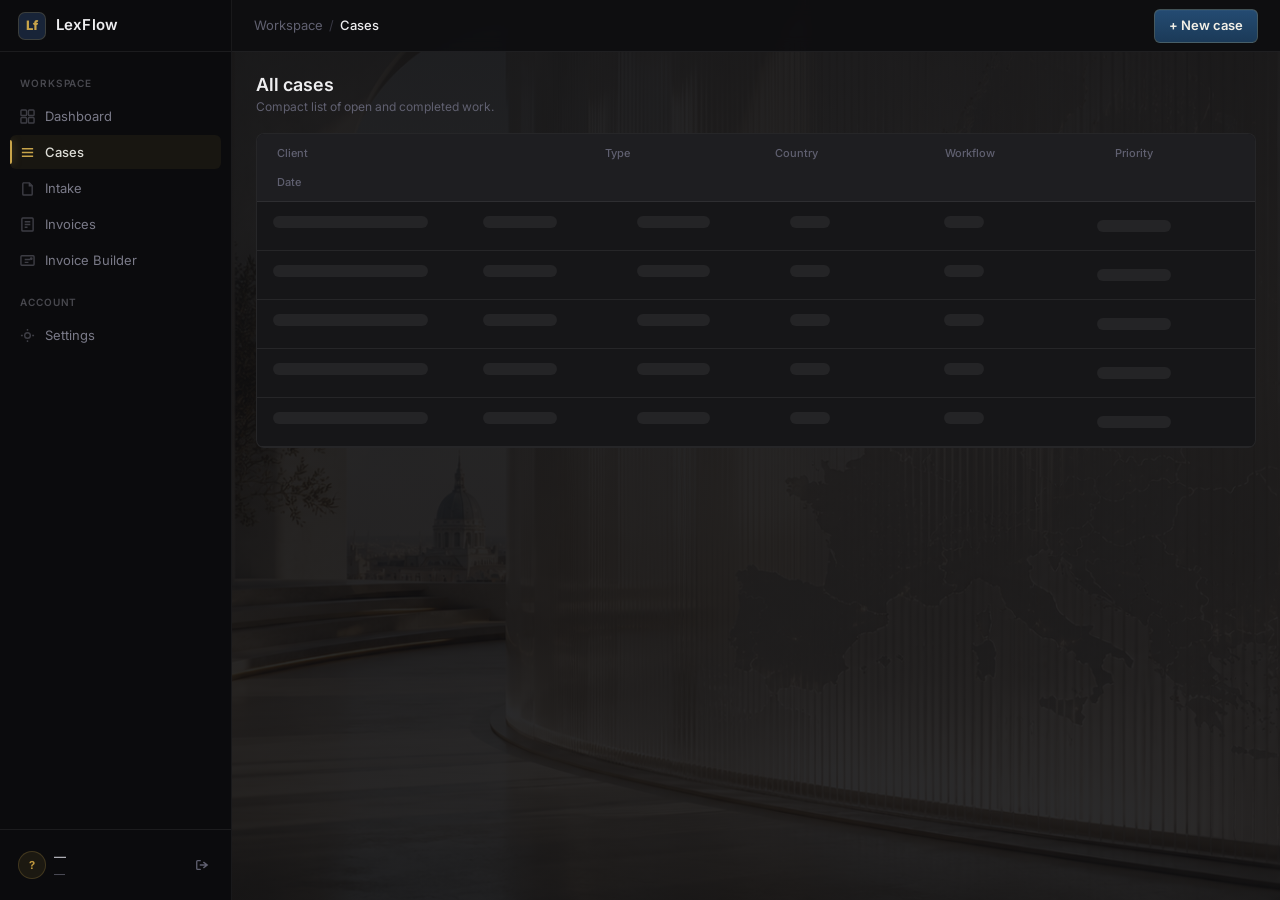
<file: frontend/cases.html>
<!doctype html>
<html lang="en">
<head>
  <meta charset="UTF-8" />
  <meta name="viewport" content="width=device-width, initial-scale=1.0" />
  <title>LexFlow — Cases</title>
  <link rel="preconnect" href="https://fonts.googleapis.com" />
  <link rel="preconnect" href="https://fonts.gstatic.com" crossorigin />
  <link href="https://fonts.googleapis.com/css2?family=Inter:wght@300;400;500;600;700;800&display=swap" rel="stylesheet" />
  <link rel="stylesheet" href="./styles.css?v=24" />
</head>
<body class="dashboard view-hydrating" data-api-base="https://lexflow-backend-y6m3.onrender.com">
  <aside class="sidebar">
    <a href="/index.html" class="sidebar-brand"><span class="brand-mark" style="width:28px;height:28px;font-size:13px;">Lf</span><span class="brand-name">LexFlow</span></a>
    <nav class="sidebar-nav">
      <span class="nav-section-label">Workspace</span>
      <a href="dashboard.html" class="nav-item"><svg width="14" height="14" viewBox="0 0 16 16" fill="none" stroke="currentColor" stroke-width="1.5"><rect x="1" y="1" width="6" height="6" rx="1"/><rect x="9" y="1" width="6" height="6" rx="1"/><rect x="1" y="9" width="6" height="6" rx="1"/><rect x="9" y="9" width="6" height="6" rx="1"/></svg>Dashboard</a>
      <a href="cases.html" class="nav-item active"><svg width="14" height="14" viewBox="0 0 16 16" fill="none" stroke="currentColor" stroke-width="1.5"><path d="M2 4h12M2 8h12M2 12h12"/></svg>Cases</a>
      <a href="documents.html" class="nav-item"><svg width="14" height="14" viewBox="0 0 16 16" fill="none" stroke="currentColor" stroke-width="1.5"><path d="M3 2h7l3 3v9a1 1 0 01-1 1H4a1 1 0 01-1-1V3a1 1 0 011-1z"/><path d="M10 2v3h3"/></svg>Intake</a>
      <a href="invoices.html" class="nav-item"><svg width="14" height="14" viewBox="0 0 16 16" fill="none" stroke="currentColor" stroke-width="1.5"><rect x="2" y="1" width="12" height="14" rx="1"/><path d="M5 5h6M5 8h6M5 11h3"/></svg>Invoices</a>
      <a href="invoice-builder.html" class="nav-item"><svg width="14" height="14" viewBox="0 0 16 16" fill="none" stroke="currentColor" stroke-width="1.5"><rect x="1" y="3" width="14" height="10" rx="1"/><path d="M5 7h6M5 10h4"/><circle cx="12" cy="6" r="1.5" fill="currentColor" stroke="none"/></svg>Invoice Builder</a>
      <span class="nav-section-label">Account</span>
      <a href="settings.html" class="nav-item"><svg width="14" height="14" viewBox="0 0 16 16" fill="none" stroke="currentColor" stroke-width="1.5"><circle cx="8" cy="8" r="3"/><path d="M8 1v2M8 13v2M1 8h2M13 8h2"/></svg>Settings</a>
    </nav>
    <div class="sidebar-footer">
      <div class="sidebar-user">
        <div class="user-avatar" id="user-initials">?</div>
        <div class="user-info"><div class="user-name" id="user-name">—</div><div class="user-role" id="user-email">—</div></div>
        <button id="btn-signout" style="margin-left:auto;background:none;border:none;cursor:pointer;color:var(--muted);padding:4px;display:flex;align-items:center;"><svg width="14" height="14" viewBox="0 0 16 16" fill="none" stroke="currentColor" stroke-width="1.5" stroke-linecap="round"><path d="M6 3H3a1 1 0 00-1 1v8a1 1 0 001 1h3M10 5l4 3-4 3M6 8h8"/></svg></button>
      </div>
    </div>
  </aside>

  <div class="dashboard-main">
    <div class="dashboard-topbar">
      <div class="topbar-breadcrumb"><span>Workspace</span><span class="sep">/</span><strong>Cases</strong></div>
      <div class="topbar-actions"><a href="new-case.html" class="btn btn-primary">+ New case</a></div>
    </div>
    <div class="page-content">
      <div class="page-header"><div><div class="page-title">All cases</div><div class="page-subtitle">Compact list of open and completed work.</div></div></div>
      <div class="card" data-view-hydrate>
        <div class="table-row header"><span>Client</span><span>Type</span><span>Country</span><span>Workflow</span><span>Priority</span><span>Date</span></div>
        <div id="cases-list"></div>
      </div>
    </div>
  </div>

  <script src="./app.js?v=22"></script>
  <script>
    function renderCasesSkeleton() {
      const list = document.getElementById('cases-list');
      list.innerHTML = Array.from({ length: 5 }).map(() => `
        <div class="skeleton-row" style="grid-template-columns:1.4fr 1fr 1fr 1fr 1fr 1fr;">
          <div class="skeleton skeleton-line lg"></div>
          <div class="skeleton skeleton-line md"></div>
          <div class="skeleton skeleton-line md"></div>
          <div class="skeleton skeleton-line sm"></div>
          <div class="skeleton skeleton-line sm"></div>
          <div class="skeleton skeleton-line md"></div>
        </div>
      `).join('');
    }

    function priorityBadge(priority) {
      const map = {
        high: 'badge-red',
        medium: 'badge-yellow',
        low: 'badge-green',
      };
      return map[priority] || 'badge-gray';
    }

    document.addEventListener('DOMContentLoaded', async () => {
      const list = document.getElementById('cases-list');
      const renderCases = (cases) => {
        list.innerHTML = cases.map(c => `
          <div class="table-row clickable case-list-row case-list-row-${(c.priority || c.control_state?.auto_priority || 'medium').toLowerCase()}" onclick="window.location='case.html?id=${c.id}'">
            <span><strong>${c.client_name}</strong></span>
            <span>${c.case_type}</span>
            <span>${c.destination}</span>
            <span><span class="badge badge-${c.stage === 'submitted' ? 'green' : c.stage === 'payment' ? 'yellow' : 'blue'}">${c.stage}</span></span>
            <span><span class="badge ${priorityBadge((c.priority || c.control_state?.auto_priority || 'medium').toLowerCase())}">${(c.priority || c.control_state?.auto_priority || 'medium').toLowerCase()}</span></span>
            <span>${formatDate(c.created_at)}</span>
          </div>
        `).join('');
      };
      const cached = getCaseDirectory();
      if (cached.length) {
        renderCases(cached);
      } else {
        renderCasesSkeleton();
      }
      setViewHydrated();
      await requireAuth();
      try {
        const cases = await get('/api/cases', { toastOnError: false });
        setCaseDirectory(cases);
        renderCases(cases);
        setViewHydrated();
      } catch (err) {
        if (!cached.length) {
          list.innerHTML = `<div class="table-row"><span>Unable to load cases.</span><span></span><span></span><span></span><span></span><span></span></div>`;
        }
        setViewHydrated();
      }
    });
  </script>
</body>
</html>
</file>
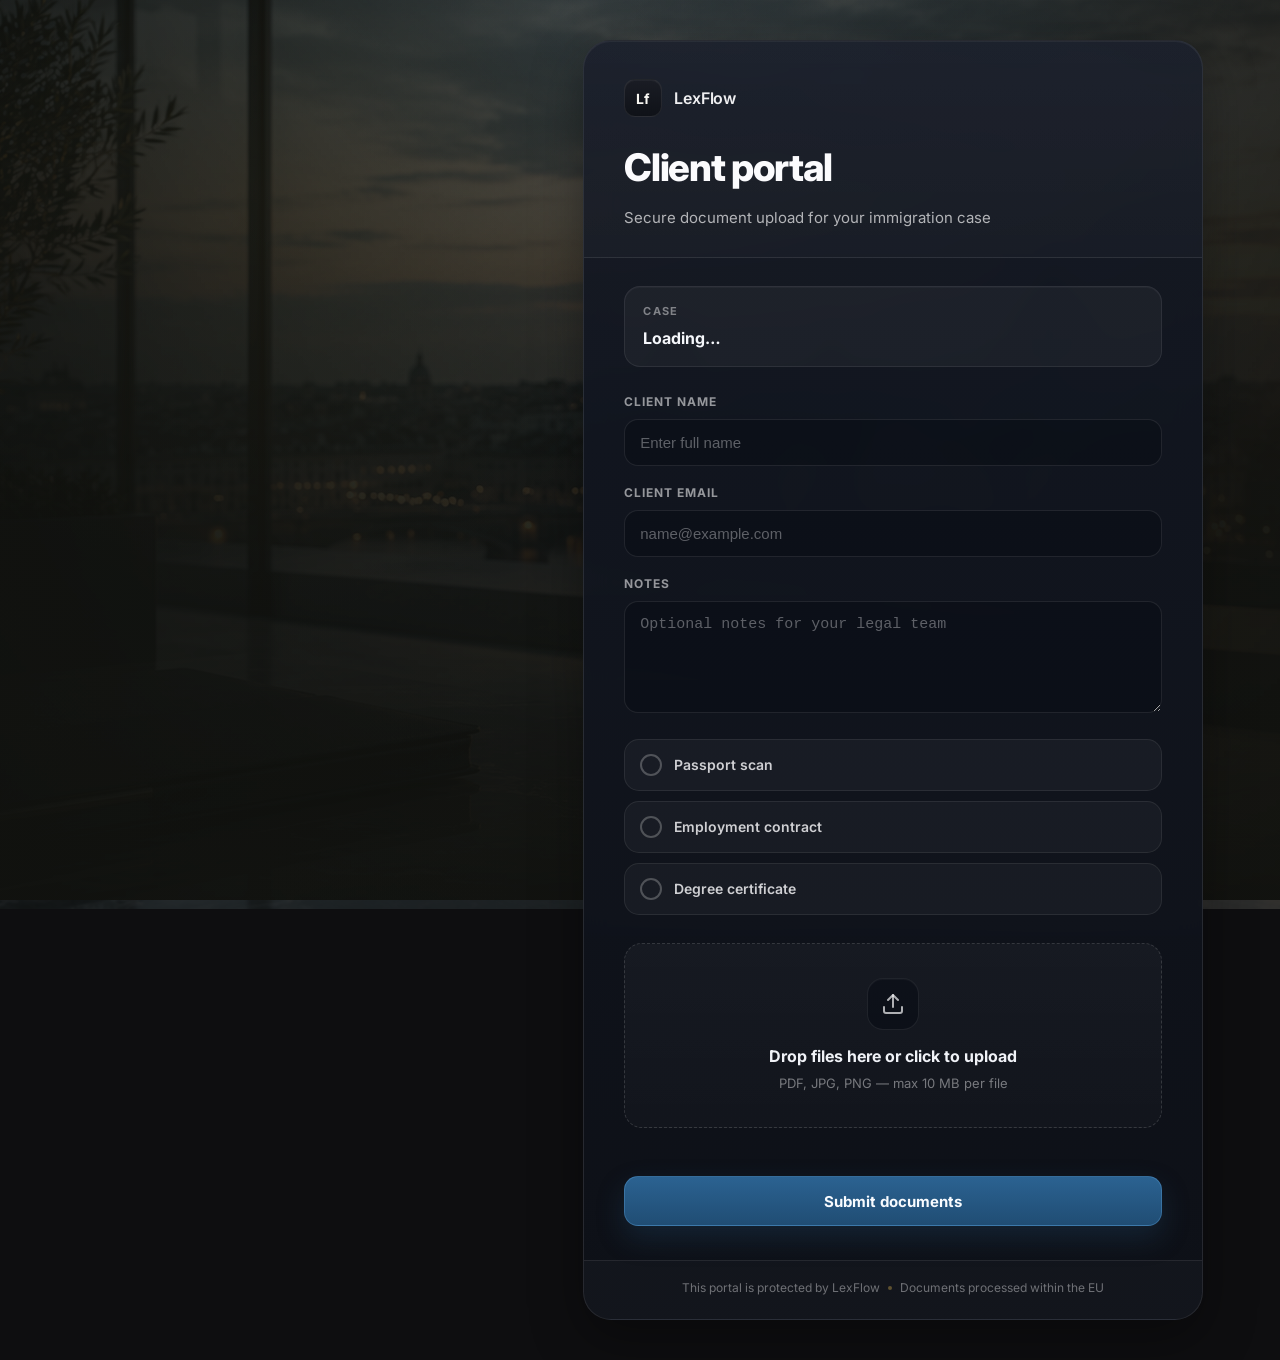
<file: frontend/client-upload.html>
<!doctype html>
<html lang="en">
<head>
  <meta charset="UTF-8" />
  <meta name="viewport" content="width=device-width, initial-scale=1.0" />
  <title>LexFlow — Client portal</title>
  <link rel="preconnect" href="https://fonts.googleapis.com" />
  <link rel="preconnect" href="https://fonts.gstatic.com" crossorigin />
  <link href="https://fonts.googleapis.com/css2?family=Inter:wght@300;400;500;600;700;800&display=swap" rel="stylesheet" />
  <link rel="stylesheet" href="./styles.css?v=20" />
</head>
<body class="portal-v2" data-api-base="https://lexflow-backend-y6m3.onrender.com">
  <main class="portal-v2-card">
    <header class="portal-v2-header">
      <div class="portal-v2-brand">
        <span class="portal-v2-brand-mark">Lf</span>
        <span class="portal-v2-brand-name">LexFlow</span>
      </div>
      <div class="portal-v2-title-block">
        <h1>Client portal</h1>
        <p>Secure document upload for your immigration case</p>
      </div>
    </header>

    <div class="portal-v2-body">
      <div class="portal-v2-case">
        <span class="portal-v2-case-label">Case</span>
        <strong class="portal-v2-case-value" id="case-title">Loading…</strong>
      </div>

      <div class="portal-v2-form">
        <div class="portal-v2-form-group">
          <label class="portal-v2-label" for="portal-client-name">Client name</label>
          <input class="portal-v2-input" id="portal-client-name" type="text" placeholder="Enter full name" />
        </div>
        <div class="portal-v2-form-group">
          <label class="portal-v2-label" for="portal-client-email">Client email</label>
          <input class="portal-v2-input" id="portal-client-email" type="email" placeholder="name@example.com" />
        </div>
        <div class="portal-v2-form-group">
          <label class="portal-v2-label" for="portal-notes">Notes</label>
          <textarea class="portal-v2-textarea" id="portal-notes" placeholder="Optional notes for your legal team"></textarea>
        </div>
      </div>

      <div class="portal-v2-checklist" id="checklist">
        <div class="portal-v2-checklist-item" data-doc="passport">
          <div class="portal-v2-checklist-marker"></div>
          <div class="portal-v2-checklist-text">Passport scan</div>
        </div>
        <div class="portal-v2-checklist-item" data-doc="contract">
          <div class="portal-v2-checklist-marker"></div>
          <div class="portal-v2-checklist-text">Employment contract</div>
        </div>
        <div class="portal-v2-checklist-item" data-doc="degree">
          <div class="portal-v2-checklist-marker"></div>
          <div class="portal-v2-checklist-text">Degree certificate</div>
        </div>
      </div>

      <div class="portal-v2-dropzone" id="dropzone">
        <div class="portal-v2-dropzone-icon">
          <svg width="24" height="24" viewBox="0 0 24 24" fill="none" stroke="currentColor" stroke-width="2" stroke-linecap="round" stroke-linejoin="round"><path d="M21 15v4a2 2 0 01-2 2H5a2 2 0 01-2-2v-4"></path><polyline points="17 8 12 3 7 8"></polyline><line x1="12" y1="3" x2="12" y2="15"></line></svg>
        </div>
        <div class="portal-v2-dropzone-title">Drop files here or click to upload</div>
        <div class="portal-v2-dropzone-hint">PDF, JPG, PNG — max 10 MB per file</div>
        <input type="file" id="file-input" multiple accept=".pdf,image/*" />
      </div>

      <div id="uploaded-list" class="portal-v2-uploads"></div>

      <button class="portal-v2-submit" id="btn-submit-portal" type="button">Submit documents</button>

      <div id="payment-block" class="portal-v2-payment">
        <div class="portal-v2-payment-header">
          <div>
            <div class="portal-v2-payment-title">Invoice</div>
            <div class="portal-v2-payment-subtitle">Pay securely to proceed</div>
          </div>
          <div class="portal-v2-payment-amount" id="invoice-amount">€0,00</div>
        </div>
        <button class="portal-v2-payment-btn" id="btn-pay">Pay with card</button>
      </div>
    </div>

    <footer class="portal-v2-footer">
      <span>This portal is protected by LexFlow</span>
      <span class="portal-v2-footer-dot"></span>
      <span>Documents processed within the EU</span>
    </footer>
  </main>

  <script src="./app.js?v=17"></script>
  <script>
    const params = new URLSearchParams(window.location.search);
    const caseId = params.get('id');

    async function loadPortal() {
      try {
        const c = await get(`/api/cases/${caseId}/public`);
        document.getElementById('case-title').textContent = `${c.client_name} · ${c.case_type}`;
        document.getElementById('portal-client-name').value = c.client_name || '';
        document.getElementById('portal-client-email').value = c.client_email || '';
        document.getElementById('portal-notes').value = c.public_notes || '';
        if (c.invoice && !c.invoice_paid) {
          document.getElementById('payment-block').style.display = 'block';
          document.getElementById('invoice-amount').textContent = formatCurrency(c.invoice.amount);
        }
      } catch (err) {
        const localCase = getLocalCaseById(caseId);
        document.getElementById('case-title').textContent = localCase
          ? `${localCase.client_name} · ${localCase.case_type}`
          : 'Demo case · Blue Card';
        document.getElementById('portal-client-name').value = localCase?.client_name || '';
        document.getElementById('portal-client-email').value = localCase?.client_email || '';
      }
    }

    async function handleFiles(files) {
      const list = document.getElementById('uploaded-list');
      for (const file of files) {
        const row = document.createElement('div');
        row.className = 'portal-v2-upload-row';
        row.innerHTML = `
          <span class="portal-v2-upload-name">
            <svg width="16" height="16" viewBox="0 0 24 24" fill="none" stroke="currentColor" stroke-width="2" stroke-linecap="round" stroke-linejoin="round"><path d="M14 2H6a2 2 0 00-2 2v16a2 2 0 002 2h12a2 2 0 002-2V8z"></path><polyline points="14 2 14 8 20 8"></polyline><line x1="16" y1="13" x2="8" y2="13"></line></svg>
            ${file.name}
          </span>
          <span class="portal-v2-status portal-v2-status-pending">Uploading</span>
        `;
        list.appendChild(row);
        try {
          const uploaded = await upload(`/api/cases/${caseId}/upload`, file);
          row.dataset.documentRef = uploaded.document_id || uploaded.key || '';
          row.innerHTML = `
            <span class="portal-v2-upload-name">
              <svg width="16" height="16" viewBox="0 0 24 24" fill="none" stroke="currentColor" stroke-width="2" stroke-linecap="round" stroke-linejoin="round"><path d="M14 2H6a2 2 0 00-2 2v16a2 2 0 002 2h12a2 2 0 002-2V8z"></path><polyline points="14 2 14 8 20 8"></polyline><line x1="16" y1="13" x2="8" y2="13"></line></svg>
              ${file.name}
            </span>
            <span class="portal-v2-upload-actions">
              <span class="portal-v2-status portal-v2-status-success">Uploaded</span>
              <button class="portal-v2-delete" type="button" data-delete-upload>Delete</button>
            </span>
          `;
          row.querySelector('[data-delete-upload]').addEventListener('click', async () => {
            const ref = row.dataset.documentRef;
            if (ref) {
              try { await api('DELETE', `/api/cases/${caseId}/documents/${encodeURIComponent(ref)}`); }
              catch {}
            }
            row.remove();
            showToast(`${file.name} deleted`, 'success');
          });
        } catch (err) {
          row.innerHTML = `
            <span class="portal-v2-upload-name">
              <svg width="16" height="16" viewBox="0 0 24 24" fill="none" stroke="currentColor" stroke-width="2" stroke-linecap="round" stroke-linejoin="round"><path d="M14 2H6a2 2 0 00-2 2v16a2 2 0 002 2h12a2 2 0 002-2V8z"></path><polyline points="14 2 14 8 20 8"></polyline><line x1="16" y1="13" x2="8" y2="13"></line></svg>
              ${file.name}
            </span>
            <span class="portal-v2-status portal-v2-status-error">Failed</span>
          `;
          showToast(`${file.name} upload failed`, 'error');
          continue;
        }
      }
      showToast('Uploads complete', 'success');
    }

    document.addEventListener('DOMContentLoaded', () => {
      if (caseId) loadPortal();
      const dz = document.getElementById('dropzone');
      const input = document.getElementById('file-input');
      dz.addEventListener('click', () => input.click());
      dz.addEventListener('dragover', (e) => { e.preventDefault(); dz.classList.add('dragover'); });
      dz.addEventListener('dragleave', () => dz.classList.remove('dragover'));
      dz.addEventListener('drop', (e) => {
        e.preventDefault();
        dz.classList.remove('dragover');
        handleFiles(e.dataTransfer.files);
      });
      input.addEventListener('change', () => handleFiles(input.files));
      document.getElementById('btn-pay')?.addEventListener('click', () => showToast('Redirecting to Stripe (demo)', 'info'));
      document.getElementById('btn-submit-portal')?.addEventListener('click', async () => {
        const payload = {
          client_name: document.getElementById('portal-client-name').value,
          client_email: document.getElementById('portal-client-email').value,
          notes: document.getElementById('portal-notes').value,
        };
        try {
          await post(`/api/cases/${caseId}/public-submit`, payload);
          showToast('Documents submitted', 'success');
        } catch (err) {
          showToast(err.message || 'Submit failed', 'error');
        }
      });
    });
  </script>
</body>
</html>
</file>
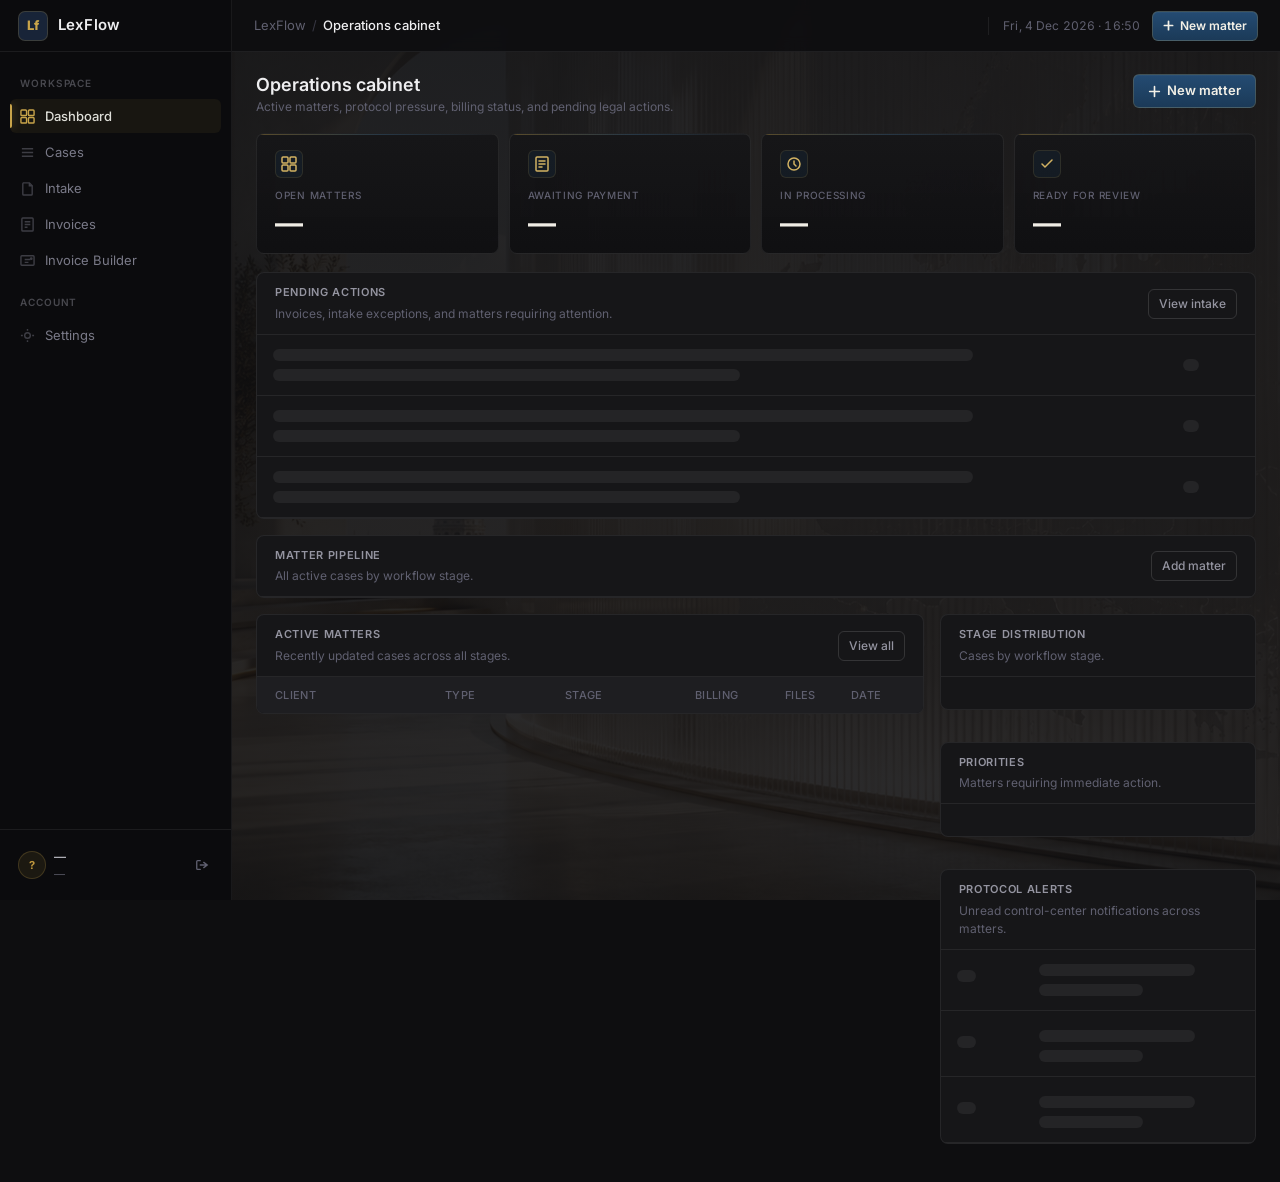
<file: frontend/dashboard.html>
<!doctype html>
<html lang="en">
<head>
  <meta charset="UTF-8" />
  <meta name="viewport" content="width=device-width, initial-scale=1.0" />
  <title>LexFlow — Dashboard</title>
  <link rel="preconnect" href="https://fonts.googleapis.com" />
  <link rel="preconnect" href="https://fonts.gstatic.com" crossorigin />
  <link href="https://fonts.googleapis.com/css2?family=Inter:wght@300;400;500;600;700;800&display=swap" rel="stylesheet" />
  <link rel="stylesheet" href="./styles.css?v=24" />
</head>
<body class="dashboard view-hydrating" data-api-base="https://lexflow-backend-y6m3.onrender.com">
  <aside class="sidebar">
    <a href="/index.html" class="sidebar-brand">
      <span class="brand-mark">Lf</span>
      <span class="brand-name">LexFlow</span>
    </a>

    <nav class="sidebar-nav">
      <span class="nav-section-label">Workspace</span>
      <a href="dashboard.html" class="nav-item active">
        <svg width="14" height="14" viewBox="0 0 16 16" fill="none" stroke="currentColor" stroke-width="1.5"><rect x="1" y="1" width="6" height="6" rx="1"/><rect x="9" y="1" width="6" height="6" rx="1"/><rect x="1" y="9" width="6" height="6" rx="1"/><rect x="9" y="9" width="6" height="6" rx="1"/></svg>
        Dashboard
      </a>
      <a href="cases.html" class="nav-item">
        <svg width="14" height="14" viewBox="0 0 16 16" fill="none" stroke="currentColor" stroke-width="1.5"><path d="M2 4h12M2 8h12M2 12h12"/></svg>
        Cases
      </a>
      <a href="documents.html" class="nav-item">
        <svg width="14" height="14" viewBox="0 0 16 16" fill="none" stroke="currentColor" stroke-width="1.5"><path d="M3 2h7l3 3v9a1 1 0 01-1 1H4a1 1 0 01-1-1V3a1 1 0 011-1z"/><path d="M10 2v3h3"/></svg>
        Intake
      </a>
      <a href="invoices.html" class="nav-item">
        <svg width="14" height="14" viewBox="0 0 16 16" fill="none" stroke="currentColor" stroke-width="1.5"><rect x="2" y="1" width="12" height="14" rx="1"/><path d="M5 5h6M5 8h6M5 11h3"/></svg>
        Invoices
      </a>
      <a href="invoice-builder.html" class="nav-item">
        <svg width="14" height="14" viewBox="0 0 16 16" fill="none" stroke="currentColor" stroke-width="1.5"><rect x="1" y="3" width="14" height="10" rx="1"/><path d="M5 7h6M5 10h4"/><circle cx="12" cy="6" r="1.5" fill="currentColor" stroke="none"/></svg>
        Invoice Builder
      </a>
      <span class="nav-section-label">Account</span>
      <a href="settings.html" class="nav-item">
        <svg width="14" height="14" viewBox="0 0 16 16" fill="none" stroke="currentColor" stroke-width="1.5"><circle cx="8" cy="8" r="3"/><path d="M8 1v2M8 13v2M1 8h2M13 8h2"/></svg>
        Settings
      </a>
    </nav>

    <div class="sidebar-footer">
      <div class="sidebar-user">
        <div class="user-avatar" id="user-initials">?</div>
        <div class="user-info">
          <div class="user-name" id="user-name">—</div>
          <div class="user-role" id="user-email">—</div>
        </div>
        <button id="btn-signout" style="margin-left:auto;background:none;border:none;cursor:pointer;color:var(--muted);padding:4px;display:flex;align-items:center;">
          <svg width="14" height="14" viewBox="0 0 16 16" fill="none" stroke="currentColor" stroke-width="1.5" stroke-linecap="round"><path d="M6 3H3a1 1 0 00-1 1v8a1 1 0 001 1h3M10 5l4 3-4 3M6 8h8"/></svg>
        </button>
      </div>
    </div>
  </aside>

  <div class="dashboard-main">
    <div class="dashboard-topbar">
      <div class="topbar-breadcrumb">
        <span>LexFlow</span>
        <span class="sep">/</span>
        <strong>Operations cabinet</strong>
      </div>
      <div class="topbar-actions">
        <div class="topbar-date" id="topbar-date"></div>
        <a href="new-case.html" class="btn btn-primary btn-sm">
          <svg width="11" height="11" viewBox="0 0 16 16" fill="none" stroke="currentColor" stroke-width="2.5" stroke-linecap="round"><path d="M8 2v12M2 8h12"/></svg>
          New matter
        </a>
      </div>
    </div>

    <div class="page-content" data-view-hydrate>
      <div class="page-header">
        <div>
          <div class="page-title">Operations cabinet</div>
          <div class="page-subtitle">Active matters, protocol pressure, billing status, and pending legal actions.</div>
        </div>
        <a href="new-case.html" class="btn btn-primary">
          <svg width="13" height="13" viewBox="0 0 16 16" fill="none" stroke="currentColor" stroke-width="2" stroke-linecap="round"><path d="M8 2v12M2 8h12"/></svg>
          New matter
        </a>
      </div>

      <div class="stats-row">
        <div class="stat-card">
          <div class="stat-icon stat-icon-indigo">
            <svg width="16" height="16" viewBox="0 0 16 16" fill="none" stroke="currentColor" stroke-width="1.5" stroke-linecap="round"><rect x="1" y="1" width="6" height="6" rx="1"/><rect x="9" y="1" width="6" height="6" rx="1"/><rect x="1" y="9" width="6" height="6" rx="1"/><rect x="9" y="9" width="6" height="6" rx="1"/></svg>
          </div>
          <div class="stat-label">Open matters</div>
          <div class="stat-value" id="stat-open">0</div>
        </div>
        <div class="stat-card">
          <div class="stat-icon stat-icon-yellow">
            <svg width="16" height="16" viewBox="0 0 16 16" fill="none" stroke="currentColor" stroke-width="1.5" stroke-linecap="round"><rect x="2" y="1" width="12" height="14" rx="1"/><path d="M5 5h6M5 8h6M5 11h3"/></svg>
          </div>
          <div class="stat-label">Awaiting payment</div>
          <div class="stat-value" id="stat-payment">0</div>
        </div>
        <div class="stat-card">
          <div class="stat-icon stat-icon-blue">
            <svg width="16" height="16" viewBox="0 0 16 16" fill="none" stroke="currentColor" stroke-width="1.5" stroke-linecap="round"><circle cx="8" cy="8" r="6"/><path d="M8 5v3l2 2"/></svg>
          </div>
          <div class="stat-label">In processing</div>
          <div class="stat-value" id="stat-processing">0</div>
        </div>
        <div class="stat-card">
          <div class="stat-icon stat-icon-green">
            <svg width="16" height="16" viewBox="0 0 16 16" fill="none" stroke="currentColor" stroke-width="1.5" stroke-linecap="round"><path d="M3 8l3 3 7-7"/></svg>
          </div>
          <div class="stat-label">Ready for review</div>
          <div class="stat-value" id="stat-ready">0</div>
        </div>
      </div>

      <section class="card automation-panel">
        <div class="card-header">
          <div>
            <div class="card-title">Pending actions</div>
            <div class="panel-subtitle">Invoices, intake exceptions, and matters requiring attention.</div>
          </div>
          <a href="documents.html" class="btn btn-outline btn-sm">View intake</a>
        </div>
        <div class="automation-list" id="automation-list"></div>
      </section>

      <section class="card kanban-panel">
        <div class="card-header">
          <div>
            <div class="card-title">Matter pipeline</div>
            <div class="panel-subtitle">All active cases by workflow stage.</div>
          </div>
          <a href="new-case.html" class="btn btn-outline btn-sm">Add matter</a>
        </div>
        <div class="kanban-board" id="kanban-board"></div>
      </section>

      <div class="dashboard-shell">
        <section class="card queue-panel">
          <div class="card-header">
            <div>
              <div class="card-title">Active matters</div>
              <div class="panel-subtitle">Recently updated cases across all stages.</div>
            </div>
            <a href="cases.html" class="btn btn-outline btn-sm">View all</a>
          </div>
          <div class="queue-table">
            <div class="queue-row queue-head">
              <span>Client</span>
              <span>Type</span>
              <span>Stage</span>
              <span>Billing</span>
              <span>Files</span>
              <span>Date</span>
            </div>
            <div id="queue-list"></div>
          </div>
        </section>

        <aside class="dashboard-rail">
          <section class="card stage-panel">
            <div class="card-header">
              <div>
                <div class="card-title">Stage distribution</div>
                <div class="panel-subtitle">Cases by workflow stage.</div>
              </div>
            </div>
            <div class="stage-stack" id="stage-stack"></div>
          </section>

          <section class="card spotlight-panel">
            <div class="card-header">
              <div>
                <div class="card-title">Priorities</div>
                <div class="panel-subtitle">Matters requiring immediate action.</div>
              </div>
            </div>
            <div class="spotlight-list" id="spotlight-list"></div>
          </section>

          <section class="card spotlight-panel">
            <div class="card-header">
              <div>
                <div class="card-title">Protocol alerts</div>
                <div class="panel-subtitle">Unread control-center notifications across matters.</div>
              </div>
            </div>
            <div class="control-feed control-feed-compact" id="protocol-alerts"></div>
          </section>
        </aside>
      </div>
    </div>
  </div>

  <script src="./app.js?v=22"></script>
  <script>
    function renderDashboardSkeleton() {
      document.getElementById('stat-open').textContent = '—';
      document.getElementById('stat-payment').textContent = '—';
      document.getElementById('stat-processing').textContent = '—';
      document.getElementById('stat-ready').textContent = '—';
      document.getElementById('automation-list').innerHTML = Array.from({ length: 3 }).map(() => `
        <div class="skeleton-row" style="grid-template-columns:1fr 56px;">
          <div>
            <div class="skeleton skeleton-line lg"></div>
            <div class="skeleton skeleton-line md"></div>
          </div>
          <div class="skeleton skeleton-line sm"></div>
        </div>
      `).join('');
      document.getElementById('protocol-alerts').innerHTML = Array.from({ length: 3 }).map(() => `
        <div class="skeleton-row" style="grid-template-columns:70px 1fr;">
          <div class="skeleton skeleton-line sm"></div>
          <div>
            <div class="skeleton skeleton-line lg"></div>
            <div class="skeleton skeleton-line md"></div>
          </div>
        </div>
      `).join('');
    }

    // Live date/time in topbar
    (function updateDate() {
      const el = document.getElementById('topbar-date');
      if (!el) return;
      const now = new Date();
      const opts = { weekday: 'short', day: 'numeric', month: 'short', year: 'numeric' };
      const time = now.toLocaleTimeString('en-GB', { hour: '2-digit', minute: '2-digit' });
      el.textContent = now.toLocaleDateString('en-GB', opts) + ' · ' + time;
      setTimeout(updateDate, 30000);
    })();

    const STAGES = [
      { id: 'documents', label: 'Documents' },
      { id: 'payment', label: 'Payment' },
      { id: 'processing', label: 'Processing' },
      { id: 'review', label: 'Ready for review' },
      { id: 'submitted', label: 'Submitted' },
    ];

    function stageBadge(stageId) {
      const map = {
        documents: 'badge-gray',
        payment: 'badge-yellow',
        processing: 'badge-blue',
        review: 'badge-green',
        submitted: 'badge-gray',
      };
      return map[stageId] || 'badge-gray';
    }

    function priorityBadge(priority) {
      const map = {
        high: 'badge-red',
        medium: 'badge-yellow',
        low: 'badge-green',
      };
      return map[priority] || 'badge-gray';
    }

    function normalizeDashboardCase(c) {
      const localDocs = c.id ? getDocumentsForCase(c.id) : [];
      return {
        ...c,
        client_name: c.client_name || 'Unnamed client',
        case_type: c.case_type || c.type || 'Work permit',
        destination: c.destination || c.country || 'EU route',
        stage: STAGES.some(stage => stage.id === c.stage) ? c.stage : 'documents',
        priority: (c.priority || c.control_state?.auto_priority || 'medium').toLowerCase(),
        created_at: c.created_at || new Date().toISOString(),
        invoice_paid: Boolean(c.invoice_paid),
        doc_count: Number(c.doc_count ?? c.docs?.length ?? localDocs.length ?? 0),
      };
    }

    let dashboardCasesState = [];
    let stageUpdateSequence = 0;
    const pendingStageUpdates = new Map();

    function storeDashboardCases(cases) {
      dashboardCasesState = (cases || []).map(normalizeDashboardCase);
      return dashboardCasesState;
    }

    function syncDashboardCasesToLocalCache(cases) {
      const normalized = (cases || []).map(normalizeDashboardCase);
      saveCaseDirectory(normalized);
      normalized.forEach(item => cacheCaseDetail(item));
      return normalized;
    }

    function applyStageMoveToCases(cases, caseId, targetStage) {
      return (cases || []).map(item => (
        item.id === caseId
          ? normalizeDashboardCase({ ...item, stage: targetStage })
          : normalizeDashboardCase(item)
      ));
    }

    function moveCaseOptimistically(caseId, targetStage) {
      const nextCases = applyStageMoveToCases(
        dashboardCasesState.length ? dashboardCasesState : getCaseDirectory(),
        caseId,
        targetStage
      );
      storeDashboardCases(nextCases);
      syncDashboardCasesToLocalCache(nextCases);
      renderDashboard(nextCases);
      return nextCases;
    }

    function isCaseStageSaving(caseId) {
      return pendingStageUpdates.has(caseId);
    }

    function renderDashboard(cases) {
      const normalizedCases = storeDashboardCases(cases);
      const queue = document.getElementById('queue-list');
      const stack = document.getElementById('stage-stack');
      const spotlight = document.getElementById('spotlight-list');
      const board = document.getElementById('kanban-board');
      queue.innerHTML = '';
      stack.innerHTML = '';
      spotlight.innerHTML = '';
      board.innerHTML = '';

      const sortedCases = [...normalizedCases].sort((a, b) => new Date(b.created_at) - new Date(a.created_at));
      sortedCases.slice(0, 8).forEach(c => {
        const row = document.createElement('a');
        row.className = 'queue-row';
        row.href = `case.html?id=${c.id}`;
        row.innerHTML = `
          <span class="queue-client">
            <strong>${c.client_name}</strong>
            <em>${c.destination}</em>
          </span>
          <span>${c.case_type}</span>
          <span style="display:flex;gap:6px;flex-wrap:wrap;">
            <span class="badge ${stageBadge(c.stage)}">${STAGES.find(s => s.id === c.stage)?.label || c.stage}</span>
            <span class="badge ${priorityBadge(c.priority)}">${c.priority}</span>
          </span>
          <span>${c.invoice_paid ? 'Paid' : 'Open'}</span>
          <span>${c.doc_count}</span>
          <span>${formatDate(c.created_at)}</span>
        `;
        queue.appendChild(row);
      });

      STAGES.forEach(stage => {
        const stageCases = normalizedCases.filter(c => c.stage === stage.id);
        const column = document.createElement('section');
        column.className = 'kanban-column';
        column.dataset.stage = stage.id;

        const body = document.createElement('div');
        body.className = 'kanban-column-body';
        body.dataset.stage = stage.id;

        // Drop zone stored on element for pointer-based drag
        body._stageId = stage.id;
        body._stageLabel = stage.label;
        column._body = body;

        column.innerHTML = `
          <div class="kanban-header">
            <span>${stage.label}</span>
            <span class="kanban-count">${stageCases.length}</span>
          </div>
        `;

        if (stageCases.length) {
          const grouped = {
            high: stageCases.filter(c => c.priority === 'high').sort((a, b) => new Date(b.created_at) - new Date(a.created_at)),
            medium: stageCases.filter(c => c.priority === 'medium').sort((a, b) => new Date(b.created_at) - new Date(a.created_at)),
            low: stageCases.filter(c => c.priority === 'low').sort((a, b) => new Date(b.created_at) - new Date(a.created_at)),
          };
          ['high', 'medium', 'low'].forEach(level => {
            const levelCases = grouped[level];
            if (!levelCases.length) return;
            const lane = document.createElement('div');
            lane.className = `kanban-priority-lane priority-${level}`;
            lane.innerHTML = `
              <div class="kanban-priority-lane-head">
                <span>${level.charAt(0).toUpperCase() + level.slice(1)}</span>
                <span>${levelCases.length}</span>
              </div>
            `;
            const laneBody = document.createElement('div');
            laneBody.className = 'kanban-priority-lane-body';
            levelCases.forEach(c => {
            const card = document.createElement('div');
            card.className = `kanban-card kanban-card-priority-${c.priority}`;
            if (isCaseStageSaving(c.id)) card.classList.add('kanban-card-saving');
            card.dataset.id = c.id;
            card.dataset.stage = c.stage;
            card.innerHTML = `
              <div class="kanban-card-title">${c.client_name}</div>
              <div class="kanban-card-meta">
                <span>${c.destination}</span>
                <span>${formatDate(c.created_at)}</span>
              </div>
              <div class="kanban-card-tags">
                <span class="badge ${priorityBadge(c.priority)}">${c.priority}</span>
                <span class="badge ${stageBadge(c.stage)}">${c.case_type}</span>
                <span class="badge badge-gray">${c.doc_count} files</span>
                <span class="badge ${c.invoice_paid ? 'badge-green' : 'badge-yellow'}">${c.invoice_paid ? 'Paid' : 'Open'}</span>
                ${isCaseStageSaving(c.id) ? '<span class="badge badge-blue">Saving...</span>' : ''}
              </div>
            `;
            let _dragging = false, _ghost = null, _moved = false;
            card.addEventListener('pointerdown', e => {
              if (e.button !== 0) return;
              _moved = false;
              const startX = e.clientX, startY = e.clientY;
              const onMove = mv => {
                if (!_moved && Math.hypot(mv.clientX - startX, mv.clientY - startY) < 5) return;
                if (!_moved) {
                  _moved = true;
                  _dragging = true;
                  card.classList.add('kanban-card-dragging');
                  _ghost = card.cloneNode(true);
                  _ghost.classList.remove('kanban-card-dragging');
                  _ghost.style.cssText = `position:fixed;pointer-events:none;z-index:9999;width:${card.offsetWidth}px;background:var(--surface-3);border:1.5px solid rgba(200,164,74,0.7);border-radius:var(--radius-sm);padding:14px;box-shadow:0 8px 32px rgba(0,0,0,0.55);opacity:1;transition:none;`;
                  document.body.appendChild(_ghost);
                }
                _ghost.style.left = (mv.clientX - card.offsetWidth / 2) + 'px';
                _ghost.style.top = (mv.clientY - 20) + 'px';
                // Highlight drop target
                document.querySelectorAll('.kanban-column').forEach(col => col.classList.remove('kanban-drop-over'));
                const el = document.elementFromPoint(mv.clientX, mv.clientY);
                const col = el?.closest('.kanban-column');
                if (col && col.dataset.stage !== c.stage) col.classList.add('kanban-drop-over');
              };
              const onUp = async up => {
                document.removeEventListener('pointermove', onMove);
                document.removeEventListener('pointerup', onUp);
                if (_ghost) { _ghost.remove(); _ghost = null; }
                card.classList.remove('kanban-card-dragging');
                document.querySelectorAll('.kanban-column').forEach(col => col.classList.remove('kanban-drop-over'));
                if (!_moved) { window.location.href = `case.html?id=${c.id}`; return; }
                _dragging = false;
                const el = document.elementFromPoint(up.clientX, up.clientY);
                const col = el?.closest('.kanban-column');
                const targetStage = col?.dataset?.stage;
                if (!targetStage || targetStage === c.stage) return;
                const previousCases = dashboardCasesState.map(item => ({ ...item }));
                const requestId = ++stageUpdateSequence;
                pendingStageUpdates.set(c.id, requestId);
                moveCaseOptimistically(c.id, targetStage);
                try {
                  await patch(`/api/cases/${c.id}`, { stage: targetStage }, { toastOnError: false });
                  if (pendingStageUpdates.get(c.id) !== requestId) return;
                  pendingStageUpdates.delete(c.id);
                  renderDashboard(dashboardCasesState);
                  showToast(`Moved to ${targetStage}`, 'success');
                } catch {
                  if (pendingStageUpdates.get(c.id) !== requestId) return;
                  pendingStageUpdates.delete(c.id);
                  storeDashboardCases(previousCases);
                  syncDashboardCasesToLocalCache(previousCases);
                  renderDashboard(previousCases);
                  showToast('Could not update stage', 'error');
                }
              };
              document.addEventListener('pointermove', onMove);
              document.addEventListener('pointerup', onUp);
            });
            laneBody.appendChild(card);
          });
            lane.appendChild(laneBody);
            body.appendChild(lane);
          });
        } else {
          body.innerHTML = `<div class="kanban-empty">Drop cases here</div>`;
        }

        column.appendChild(body);
        board.appendChild(column);

        const item = document.createElement('div');
        item.className = 'stage-row';
        item.innerHTML = `
          <div class="stage-row-copy">
            <strong>${stage.label}</strong>
            <span>${stageCases.length} case${stageCases.length === 1 ? '' : 's'}</span>
          </div>
          <div class="stage-row-bar"><span style="width:${normalizedCases.length ? Math.max((stageCases.length / normalizedCases.length) * 100, stageCases.length ? 8 : 0) : 0}%"></span></div>
        `;
        stack.appendChild(item);
      });

      const paymentCount = normalizedCases.filter(c => c.stage === 'payment').length;
      const reviewCount = normalizedCases.filter(c => c.stage === 'review').length;
      const processingCount = normalizedCases.filter(c => c.stage === 'processing').length;
      const highCount = normalizedCases.filter(c => c.priority === 'high').length;
      const mediumCount = normalizedCases.filter(c => c.priority === 'medium').length;
      const lowCount = normalizedCases.filter(c => c.priority === 'low').length;
      const focusItems = [
        { label: 'High priority', value: highCount, note: 'Urgent matters escalated by protocol signals.' },
        { label: 'Medium priority', value: mediumCount, note: 'Cases needing follow-up but not critical yet.' },
        { label: 'Low priority', value: lowCount, note: 'Cases moving cleanly through the workflow.' },
      ];
      focusItems.forEach(item => {
        const el = document.createElement('div');
        el.className = 'spotlight-item';
        el.innerHTML = `
          <div class="spotlight-value">${item.value}</div>
          <div class="spotlight-copy">
            <strong>${item.label}</strong>
            <span>${item.note}</span>
          </div>
        `;
        spotlight.appendChild(el);
      });

      document.getElementById('stat-open').textContent = normalizedCases.length;
      document.getElementById('stat-payment').textContent = normalizedCases.filter(c => c.stage === 'payment').length;
      document.getElementById('stat-processing').textContent = normalizedCases.filter(c => c.stage === 'processing').length;
      document.getElementById('stat-ready').textContent = normalizedCases.filter(c => c.stage === 'review').length;
    }

    function renderWorkflowSummary(summary) {
      const host = document.getElementById('automation-list');
      const alerts = document.getElementById('protocol-alerts');
      if (!summary?.actions?.length) {
        host.innerHTML = `<div class="kanban-empty">No urgent automation items.</div>`;
      } else {
        host.innerHTML = summary.actions.map(item => `
          <div class="automation-item automation-${item.priority}">
            <div>
              <strong>${item.label}</strong>
              <span>${item.action}</span>
            </div>
            <span class="badge ${item.priority === 'high' ? 'badge-red' : 'badge-yellow'}">${item.count}</span>
          </div>
        `).join('');
      }

      if (!summary?.notifications?.length) {
        alerts.innerHTML = `<div class="kanban-empty">No unread protocol alerts.</div>`;
        return;
      }

      alerts.innerHTML = summary.notifications.slice(0, 5).map(item => `
        <a class="control-feed-item control-feed-link" href="case.html?id=${item.case_id || ''}">
          <span class="badge ${
            item.severity === 'high' ? 'badge-red'
              : item.severity === 'medium' ? 'badge-yellow'
              : 'badge-blue'
          }">${item.kind || 'notice'}</span>
          <div class="control-feed-copy">
            <strong>${item.title || 'Protocol alert'}</strong>
            <span>${item.message || ''}</span>
          </div>
        </a>
      `).join('');
    }

    function normalizeWorkflowSummary(summary) {
      return {
        actions: Array.isArray(summary?.actions) ? summary.actions : [],
        notifications: Array.isArray(summary?.notifications) ? summary.notifications : [],
      };
    }

    document.addEventListener('DOMContentLoaded', async () => {
      const cachedCases = getCaseDirectory();
      const cachedSummary = normalizeWorkflowSummary(getWorkflowSummaryCache());
      const hasCachedSummary = cachedSummary.actions.length || cachedSummary.notifications.length;
      if (cachedCases.length) {
        renderDashboard(cachedCases);
      } else if (hasCachedSummary) {
        renderDashboard([]);
      } else {
        renderDashboardSkeleton();
      }
      if (hasCachedSummary) {
        renderWorkflowSummary(cachedSummary);
      }
      setViewHydrated();
      await requireAuth();
      try {
        const cases = await get('/api/cases', { toastOnError: false });
        setCaseDirectory(cases);
        renderDashboard(cases);
        try {
          const summary = normalizeWorkflowSummary(await get('/api/workflow/summary', { toastOnError: false }));
          saveWorkflowSummaryCache(summary);
          renderWorkflowSummary(summary);
        } catch {
          renderWorkflowSummary(cachedSummary);
        }
        setViewHydrated();
      } catch (err) {
        if (!cachedCases.length) {
          renderDashboard([]);
          renderWorkflowSummary(cachedSummary);
        }
        setViewHydrated();
      }
    });
  </script>
</body>
</html>
</file>
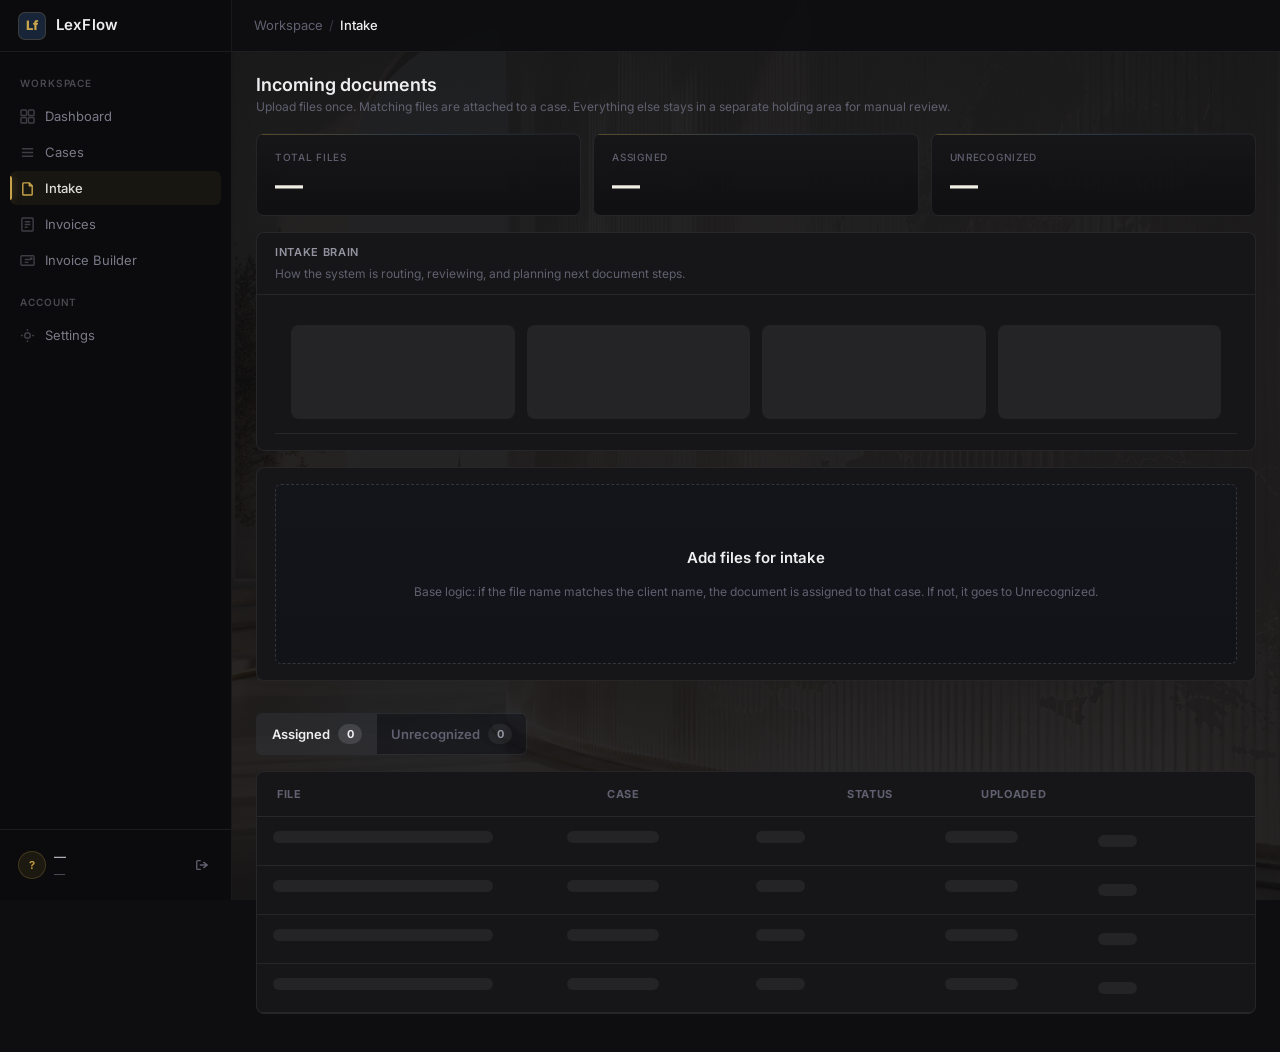
<file: frontend/documents.html>
<!doctype html>
<html lang="en">
<head>
  <meta charset="UTF-8" />
  <meta name="viewport" content="width=device-width, initial-scale=1.0" />
  <title>LexFlow — Intake</title>
  <link rel="preconnect" href="https://fonts.googleapis.com" />
  <link rel="preconnect" href="https://fonts.gstatic.com" crossorigin />
  <link href="https://fonts.googleapis.com/css2?family=Inter:wght@300;400;500;600;700;800&display=swap" rel="stylesheet" />
  <link rel="stylesheet" href="./styles.css?v=25" />
</head>
<body class="dashboard view-hydrating" data-api-base="https://lexflow-backend-y6m3.onrender.com">
  <aside class="sidebar">
    <a href="/index.html" class="sidebar-brand"><span class="brand-mark" style="width:28px;height:28px;font-size:13px;">Lf</span><span class="brand-name">LexFlow</span></a>
    <nav class="sidebar-nav">
      <span class="nav-section-label">Workspace</span>
      <a href="dashboard.html" class="nav-item"><svg width="14" height="14" viewBox="0 0 16 16" fill="none" stroke="currentColor" stroke-width="1.5"><rect x="1" y="1" width="6" height="6" rx="1"/><rect x="9" y="1" width="6" height="6" rx="1"/><rect x="1" y="9" width="6" height="6" rx="1"/><rect x="9" y="9" width="6" height="6" rx="1"/></svg>Dashboard</a>
      <a href="cases.html" class="nav-item"><svg width="14" height="14" viewBox="0 0 16 16" fill="none" stroke="currentColor" stroke-width="1.5"><path d="M2 4h12M2 8h12M2 12h12"/></svg>Cases</a>
      <a href="documents.html" class="nav-item active"><svg width="14" height="14" viewBox="0 0 16 16" fill="none" stroke="currentColor" stroke-width="1.5"><path d="M3 2h7l3 3v9a1 1 0 01-1 1H4a1 1 0 01-1-1V3a1 1 0 011-1z"/><path d="M10 2v3h3"/></svg>Intake</a>
      <a href="invoices.html" class="nav-item"><svg width="14" height="14" viewBox="0 0 16 16" fill="none" stroke="currentColor" stroke-width="1.5"><rect x="2" y="1" width="12" height="14" rx="1"/><path d="M5 5h6M5 8h6M5 11h3"/></svg>Invoices</a>
      <a href="invoice-builder.html" class="nav-item"><svg width="14" height="14" viewBox="0 0 16 16" fill="none" stroke="currentColor" stroke-width="1.5"><rect x="1" y="3" width="14" height="10" rx="1"/><path d="M5 7h6M5 10h4"/><circle cx="12" cy="6" r="1.5" fill="currentColor" stroke="none"/></svg>Invoice Builder</a>
      <span class="nav-section-label">Account</span>
      <a href="settings.html" class="nav-item"><svg width="14" height="14" viewBox="0 0 16 16" fill="none" stroke="currentColor" stroke-width="1.5"><circle cx="8" cy="8" r="3"/><path d="M8 1v2M8 13v2M1 8h2M13 8h2"/></svg>Settings</a>
    </nav>
    <div class="sidebar-footer">
      <div class="sidebar-user">
        <div class="user-avatar" id="user-initials">?</div>
        <div class="user-info"><div class="user-name" id="user-name">—</div><div class="user-role" id="user-email">—</div></div>
        <button id="btn-signout" style="margin-left:auto;background:none;border:none;cursor:pointer;color:var(--muted);padding:4px;display:flex;align-items:center;"><svg width="14" height="14" viewBox="0 0 16 16" fill="none" stroke="currentColor" stroke-width="1.5" stroke-linecap="round"><path d="M6 3H3a1 1 0 00-1 1v8a1 1 0 001 1h3M10 5l4 3-4 3M6 8h8"/></svg></button>
      </div>
    </div>
  </aside>

  <div class="dashboard-main">
    <div class="dashboard-topbar">
      <div class="topbar-breadcrumb"><span>Workspace</span><span class="sep">/</span><strong>Intake</strong></div>
    </div>
    <div class="page-content" data-view-hydrate>
      <div class="page-header">
        <div>
          <div class="page-title">Incoming documents</div>
          <div class="page-subtitle">Upload files once. Matching files are attached to a case. Everything else stays in a separate holding area for manual review.</div>
        </div>
      </div>

      <div class="intake-summary-grid">
        <div class="stat-card">
          <div class="stat-label">Total files</div>
          <div class="stat-value" id="stat-total-docs">0</div>
        </div>
        <div class="stat-card">
          <div class="stat-label">Assigned</div>
          <div class="stat-value" id="stat-assigned-docs">0</div>
        </div>
        <div class="stat-card">
          <div class="stat-label">Unrecognized</div>
          <div class="stat-value" id="stat-unrecognized-docs">0</div>
        </div>
      </div>

      <div class="card intake-brain-card">
        <div class="card-header">
          <div>
            <div class="card-title">Intake brain</div>
            <div class="panel-subtitle">How the system is routing, reviewing, and planning next document steps.</div>
          </div>
        </div>
        <div class="card-body">
          <div id="intake-brain-summary"></div>
        </div>
      </div>

      <div class="card intake-upload-card">
        <div class="card-body">
          <div class="intake-dropzone" id="intake-dropzone">
            <div class="dropzone-title">Add files for intake</div>
            <div class="dropzone-hint">Base logic: if the file name matches the client name, the document is assigned to that case. If not, it goes to Unrecognized.</div>
            <input type="file" id="intake-file-input" multiple style="display:none;" />
          </div>
        </div>
      </div>

      <div class="builder-tabs intake-tabs" style="margin-top:16px;">
        <button class="builder-tab active" type="button" data-doc-tab="assigned">Assigned <span id="assigned-count">0</span></button>
        <button class="builder-tab" type="button" data-doc-tab="unrecognized">Unrecognized <span id="unrecognized-count">0</span></button>
      </div>

      <div class="card intake-list-card" data-doc-panel="assigned">
        <div class="intake-table intake-table-head">
          <span>File</span>
          <span>Case</span>
          <span>Status</span>
          <span>Uploaded</span>
          <span></span>
        </div>
        <div id="assigned-list"></div>
      </div>

      <div class="card intake-list-card" data-doc-panel="unrecognized" style="display:none;">
        <div class="intake-table intake-table-head">
          <span>File</span>
          <span>Case</span>
          <span>Status</span>
          <span>Uploaded</span>
          <span></span>
        </div>
        <div id="unrecognized-list"></div>
      </div>
    </div>
  </div>

  <script src="./app.js?v=22"></script>
  <script>
    function renderIntakeSkeleton() {
      document.getElementById('stat-total-docs').textContent = '—';
      document.getElementById('stat-assigned-docs').textContent = '—';
      document.getElementById('stat-unrecognized-docs').textContent = '—';
      document.getElementById('intake-brain-summary').innerHTML = `
        <div class="skeleton-row" style="grid-template-columns:1fr 1fr 1fr 1fr;">
          <div class="skeleton skeleton-stat"></div>
          <div class="skeleton skeleton-stat"></div>
          <div class="skeleton skeleton-stat"></div>
          <div class="skeleton skeleton-stat"></div>
        </div>
      `;
      const rows = Array.from({ length: 4 }).map(() => `
        <div class="skeleton-row" style="grid-template-columns:1.6fr 1fr 1fr .8fr .8fr;">
          <div class="skeleton skeleton-line lg"></div>
          <div class="skeleton skeleton-line md"></div>
          <div class="skeleton skeleton-line sm"></div>
          <div class="skeleton skeleton-line md"></div>
          <div class="skeleton skeleton-line sm"></div>
        </div>
      `).join('');
      document.getElementById('assigned-list').innerHTML = rows;
      document.getElementById('unrecognized-list').innerHTML = rows;
    }

    function renderIntakeBrain(docs = getIncomingDocuments()) {
      const host = document.getElementById('intake-brain-summary');
      const decisions = docs.map(item => item.automation_decision).filter(Boolean);
      const actionCounts = decisions.reduce((acc, decision) => {
        const key = decision.action || 'unknown';
        acc[key] = (acc[key] || 0) + 1;
        return acc;
      }, {});
      const reviewDocs = docs.filter(item => item.status === 'needs_review' || item.manual_review_required);
      const createdCases = decisions.filter(item => item.action === 'create_case_and_attach').length;
      const attachedCases = decisions.filter(item => item.action === 'attach_to_existing_case').length;
      const heldDocs = decisions.filter(item => item.action === 'hold_for_manual_review').length;

      const topRows = [
        { label: 'Created cases', value: createdCases },
        { label: 'Attached cleanly', value: attachedCases },
        { label: 'Held for review', value: heldDocs },
        { label: 'Review docs', value: reviewDocs.length },
      ];

      const recent = docs
        .filter(item => item.automation_decision)
        .sort((a, b) => new Date(b.uploaded_at || 0) - new Date(a.uploaded_at || 0))
        .slice(0, 3);

      host.innerHTML = `
        <div class="intake-brain-grid">
          ${topRows.map(item => `
            <div class="intake-brain-stat">
              <span>${item.label}</span>
              <strong>${item.value}</strong>
            </div>
          `).join('')}
        </div>
        <div class="intake-brain-actions">
          ${Object.keys(actionCounts).length ? Object.entries(actionCounts).map(([action, count]) => `
            <span class="badge badge-gray">${action.replaceAll('_', ' ')} · ${count}</span>
          `).join('') : '<span class="kanban-empty">No AI intake decisions yet.</span>'}
        </div>
        <div class="intake-brain-feed">
          ${recent.length ? recent.map(doc => `
            <div class="intake-brain-item">
              <div class="intake-brain-item-head">
                <strong>${doc.name}</strong>
                <span class="badge ${doc.status === 'assigned' ? 'badge-green' : doc.status === 'needs_review' ? 'badge-yellow' : 'badge-red'}">${doc.automation_decision.action.replaceAll('_', ' ')}</span>
              </div>
              <div class="intake-brain-item-copy">${doc.automation_decision.explanation || 'The intake brain processed this document.'}</div>
            </div>
          `).join('') : '<div class="kanban-empty">New routed documents will appear here with the system reasoning.</div>'}
        </div>
      `;
    }

    async function loadCasesForMatching() {
      try {
        const cases = await get('/api/cases', { toastOnError: false });
        setCaseDirectory(cases);
      } catch {
        setCaseDirectory(getCaseDirectory());
      }
    }

    function switchDocTab(tab) {
      document.querySelectorAll('[data-doc-tab]').forEach(button => {
        button.classList.toggle('active', button.dataset.docTab === tab);
      });
      document.querySelectorAll('[data-doc-panel]').forEach(panel => {
        panel.style.display = panel.dataset.docPanel === tab ? '' : 'none';
      });
    }

    function renderIntakeLists(docs = getIncomingDocuments()) {
      const seen = new Set();
      docs = docs.filter(item => {
        const key = item.id || item.name;
        if (!key || seen.has(key)) return false;
        seen.add(key);
        return item.status !== 'duplicate';
      });
      const assignedHost = document.getElementById('assigned-list');
      const unrecognizedHost = document.getElementById('unrecognized-list');
      const assigned = docs.filter(item => item.status === 'assigned');
      const unrecognized = docs.filter(item => item.status === 'unrecognized');

      document.getElementById('stat-total-docs').textContent = docs.length;
      document.getElementById('stat-assigned-docs').textContent = assigned.length;
      document.getElementById('stat-unrecognized-docs').textContent = unrecognized.length;
      document.getElementById('assigned-count').textContent = assigned.length;
      document.getElementById('unrecognized-count').textContent = unrecognized.length;
      renderIntakeBrain(docs);

      const renderRows = (items, unrecognized = false) => {
        if (!items.length) {
          return `<div class="empty-attachments">${unrecognized ? 'No unrecognized documents.' : 'No assigned documents yet.'}</div>`;
        }
        return items.map(doc => `
          <div class="intake-table intake-row">
            <span>
              <strong>${doc.name}</strong>
              ${doc.automation_decision?.explanation ? `<div class="intake-doc-explainer">${doc.automation_decision.explanation}</div>` : ''}
            </span>
            <span>${doc.case_id ? `<a href="case.html?id=${doc.case_id}">${doc.case_name}</a>` : '—'}</span>
            <span>
              <span class="badge ${doc.status === 'assigned' ? 'badge-green' : doc.status === 'needs_review' ? 'badge-yellow' : 'badge-red'}">${doc.status}</span>
              ${doc.document_type ? `<div class="intake-doc-type">${doc.document_type.replaceAll('_', ' ')}</div>` : ''}
            </span>
            <span>${formatDate(doc.uploaded_at)}</span>
            <span class="table-actions">
              ${doc.id ? `<button class="btn btn-outline btn-sm" type="button" data-open-doc="${doc.id}" data-open-name="${doc.name}">Open</button>` : ''}
              ${unrecognized ? `<button class="btn btn-outline btn-sm" type="button" data-debug-doc="${doc.id}">Debug</button>` : ''}
              <button class="btn btn-outline btn-sm" type="button" data-delete-doc="${doc.id}">Delete</button>
            </span>
          </div>
        `).join('');
      };
      assignedHost.innerHTML = renderRows(assigned);
      unrecognizedHost.innerHTML = renderRows(unrecognized, true);
      document.querySelectorAll('[data-open-doc]').forEach(button => {
        button.addEventListener('click', async () => {
          const docId = button.dataset.openDoc;
          const docName = button.dataset.openName || 'document';
          try {
            const res = await fetch(`${API_BASE}/api/documents/${docId}/download`, {
              headers: { Authorization: `Bearer ${getToken()}` },
            });
            if (!res.ok) throw new Error(await res.text());
            const blob = await res.blob();
            const url = URL.createObjectURL(blob);
            const isPdf = /\.pdf$/i.test(docName) || blob.type === 'application/pdf';
            const isImg = /\.(png|jpe?g|gif|webp)$/i.test(docName) || blob.type.startsWith('image/');
            if (isPdf) {
              window.open(url, '_blank');
            } else if (isImg) {
              const ov = document.createElement('div');
              ov.style.cssText = 'position:fixed;inset:0;z-index:9999;background:rgba(0,0,0,0.88);display:flex;align-items:center;justify-content:center;cursor:zoom-out;';
              ov.innerHTML = `<img src="${url}" style="max-width:90vw;max-height:90vh;border-radius:6px;" /><div style="position:absolute;top:18px;right:24px;color:#fff;font-size:13px;opacity:0.7;">${docName} &#10005;</div>`;
              ov.addEventListener('click', () => ov.remove());
              document.body.appendChild(ov);
            } else {
              const a = document.createElement('a'); a.href = url; a.download = docName; a.click();
            }
          } catch (err) {
            showToast('Could not open document', 'error');
          }
        });
      });
      document.querySelectorAll('[data-delete-doc]').forEach(button => {
        button.addEventListener('click', async () => {
          const docId = button.dataset.deleteDoc;
          await deleteDocumentRemote(docId);
          renderIntakeLists();
          showToast('Document deleted', 'success');
        });
      });
      document.querySelectorAll('[data-debug-doc]').forEach(button => {
        button.addEventListener('click', async () => {
          const docId = button.dataset.debugDoc;
          try {
            const diag = await get(`/api/documents/${docId}/diagnostics`);
            const raw = diag.raw_text || '(empty)';
            const fields = JSON.stringify(diag.parsed_fields || {}, null, 2);
            const overlay = document.createElement('div');
            overlay.style.cssText = 'position:fixed;inset:0;z-index:9999;background:rgba(0,0,0,0.9);padding:24px;overflow:auto;font-family:monospace;font-size:12px;color:#e0e0e0;';
            overlay.innerHTML = `
              <div style="max-width:900px;margin:0 auto;background:var(--surface-2);border:1px solid var(--border);border-radius:8px;padding:20px;">
                <div style="display:flex;justify-content:space-between;align-items:center;margin-bottom:12px;">
                  <strong>OCR diagnostics: ${diag.name}</strong>
                  <button id="close-diag" style="background:none;border:none;color:var(--text);font-size:18px;cursor:pointer;">×</button>
                </div>
                <div style="margin-bottom:12px;color:var(--muted);">Provider: ${diag.ocr_provider} | OCR confidence: ${diag.ocr_confidence} | Parsed confidence: ${diag.confidence}</div>
                ${diag.ocr_error ? `<div style="margin-bottom:16px;color:#ef4444;"><strong>OCR error:</strong> ${diag.ocr_error.replace(/</g,'&lt;')}</div>` : ''}
                <div style="margin-bottom:16px;"><strong>Raw text:</strong></div>
                <pre style="background:#0b0b0d;padding:12px;border-radius:6px;overflow:auto;white-space:pre-wrap;max-height:300px;">${raw.replace(/</g,'&lt;')}</pre>
                <div style="margin-bottom:16px;"><strong>Parsed fields:</strong></div>
                <pre style="background:#0b0b0d;padding:12px;border-radius:6px;overflow:auto;white-space:pre-wrap;max-height:300px;">${fields.replace(/</g,'&lt;')}</pre>
              </div>
            `;
            overlay.querySelector('#close-diag').addEventListener('click', () => overlay.remove());
            document.body.appendChild(overlay);
          } catch {
            showToast('Could not load diagnostics', 'error');
          }
        });
      });
    }

    async function refreshIntakeLists() {
      const docs = await fetchIncomingDocuments();
      renderIntakeLists(docs);
    }

    async function handleIntakeFiles(fileList) {
      const created = await intakeDocuments(Array.from(fileList), getCaseDirectory());
      const assignedCount = created.filter(item => item.status === 'assigned').length;
      const unknownCount = created.filter(item => item.status === 'unrecognized').length;
      renderIntakeLists();
      showToast(`Uploaded ${created.length}. Assigned: ${assignedCount}. Unrecognized: ${unknownCount}.`, 'success');
    }

    document.addEventListener('DOMContentLoaded', async () => {
      const cachedDocs = getIncomingDocuments();
      if (cachedDocs.length) renderIntakeLists(cachedDocs);
      else renderIntakeSkeleton();
      setViewHydrated();
      await requireAuth();
      await loadCasesForMatching();
      await refreshIntakeLists();
      setViewHydrated();

      document.querySelectorAll('[data-doc-tab]').forEach(button => {
        button.addEventListener('click', () => switchDocTab(button.dataset.docTab));
      });

      const dropzone = document.getElementById('intake-dropzone');
      const input = document.getElementById('intake-file-input');
      dropzone.addEventListener('click', () => input.click());
      dropzone.addEventListener('dragover', (event) => {
        event.preventDefault();
        dropzone.classList.add('dragover');
      });
      dropzone.addEventListener('dragleave', () => dropzone.classList.remove('dragover'));
      dropzone.addEventListener('drop', async (event) => {
        event.preventDefault();
        dropzone.classList.remove('dragover');
        await handleIntakeFiles(event.dataTransfer.files);
      });
      input.addEventListener('change', async () => {
        await handleIntakeFiles(input.files);
        input.value = '';
      });
    });
  </script>
</body>
</html>
</file>
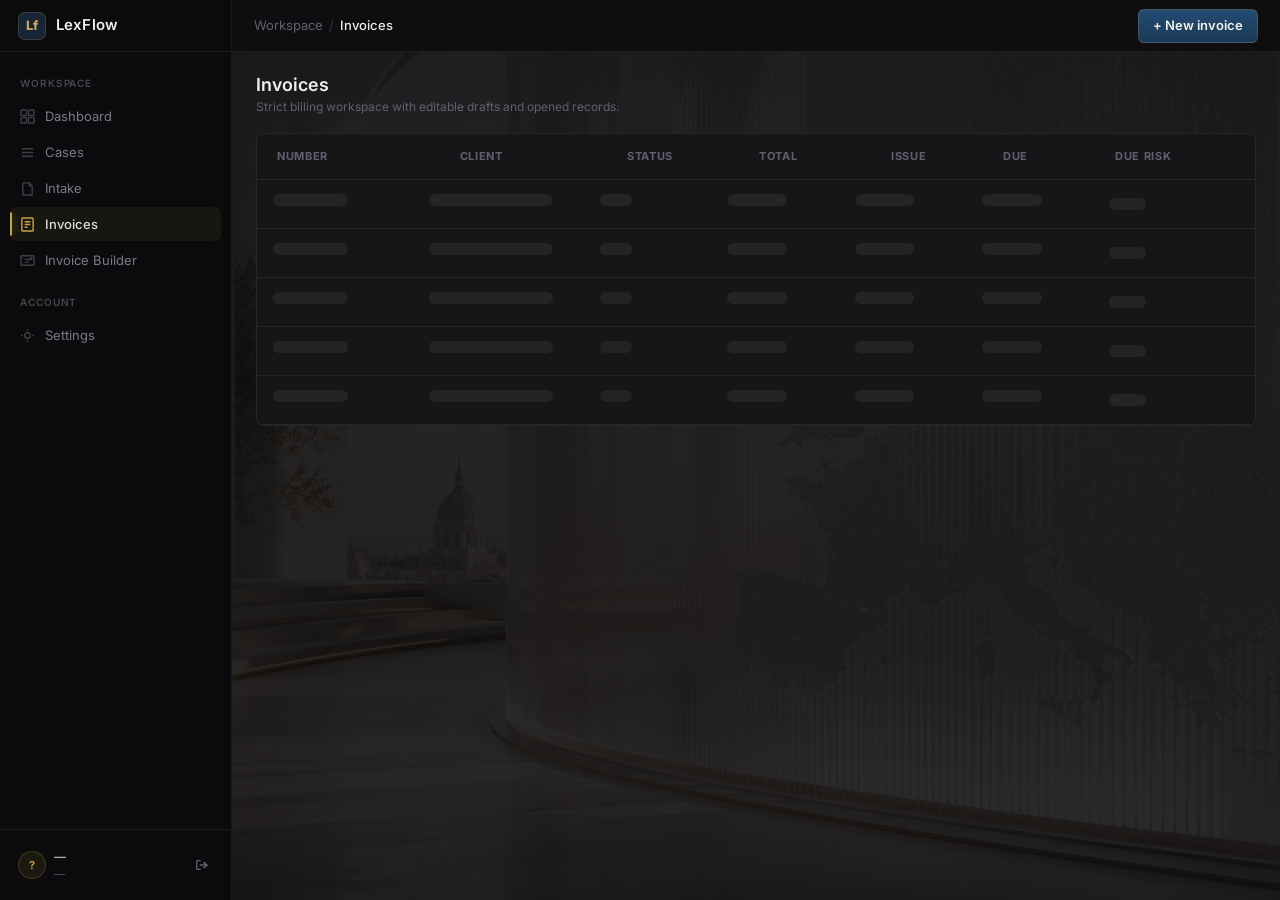
<file: frontend/invoices.html>
<!doctype html>
<html lang="en">
<head>
  <meta charset="UTF-8" />
  <meta name="viewport" content="width=device-width, initial-scale=1.0" />
  <title>LexFlow — Invoices</title>
  <link rel="preconnect" href="https://fonts.googleapis.com" />
  <link rel="preconnect" href="https://fonts.gstatic.com" crossorigin />
  <link href="https://fonts.googleapis.com/css2?family=Inter:wght@300;400;500;600;700;800&display=swap" rel="stylesheet" />
  <link rel="stylesheet" href="./styles.css?v=24" />
</head>
<body class="dashboard view-hydrating" data-api-base="https://lexflow-backend-y6m3.onrender.com">
  <aside class="sidebar">
    <a href="/index.html" class="sidebar-brand"><span class="brand-mark" style="width:28px;height:28px;font-size:13px;">Lf</span><span class="brand-name">LexFlow</span></a>
    <nav class="sidebar-nav">
      <span class="nav-section-label">Workspace</span>
      <a href="dashboard.html" class="nav-item"><svg width="14" height="14" viewBox="0 0 16 16" fill="none" stroke="currentColor" stroke-width="1.5"><rect x="1" y="1" width="6" height="6" rx="1"/><rect x="9" y="1" width="6" height="6" rx="1"/><rect x="1" y="9" width="6" height="6" rx="1"/><rect x="9" y="9" width="6" height="6" rx="1"/></svg>Dashboard</a>
      <a href="cases.html" class="nav-item"><svg width="14" height="14" viewBox="0 0 16 16" fill="none" stroke="currentColor" stroke-width="1.5"><path d="M2 4h12M2 8h12M2 12h12"/></svg>Cases</a>
      <a href="documents.html" class="nav-item"><svg width="14" height="14" viewBox="0 0 16 16" fill="none" stroke="currentColor" stroke-width="1.5"><path d="M3 2h7l3 3v9a1 1 0 01-1 1H4a1 1 0 01-1-1V3a1 1 0 011-1z"/><path d="M10 2v3h3"/></svg>Intake</a>
      <a href="invoices.html" class="nav-item active"><svg width="14" height="14" viewBox="0 0 16 16" fill="none" stroke="currentColor" stroke-width="1.5"><rect x="2" y="1" width="12" height="14" rx="1"/><path d="M5 5h6M5 8h6M5 11h3"/></svg>Invoices</a>
      <a href="invoice-builder.html" class="nav-item"><svg width="14" height="14" viewBox="0 0 16 16" fill="none" stroke="currentColor" stroke-width="1.5"><rect x="1" y="3" width="14" height="10" rx="1"/><path d="M5 7h6M5 10h4"/><circle cx="12" cy="6" r="1.5" fill="currentColor" stroke="none"/></svg>Invoice Builder</a>
      <span class="nav-section-label">Account</span>
      <a href="settings.html" class="nav-item"><svg width="14" height="14" viewBox="0 0 16 16" fill="none" stroke="currentColor" stroke-width="1.5"><circle cx="8" cy="8" r="3"/><path d="M8 1v2M8 13v2M1 8h2M13 8h2"/></svg>Settings</a>
    </nav>
    <div class="sidebar-footer">
      <div class="sidebar-user">
        <div class="user-avatar" id="user-initials">?</div>
        <div class="user-info"><div class="user-name" id="user-name">—</div><div class="user-role" id="user-email">—</div></div>
        <button id="btn-signout" style="margin-left:auto;background:none;border:none;cursor:pointer;color:var(--muted);padding:4px;display:flex;align-items:center;"><svg width="14" height="14" viewBox="0 0 16 16" fill="none" stroke="currentColor" stroke-width="1.5" stroke-linecap="round"><path d="M6 3H3a1 1 0 00-1 1v8a1 1 0 001 1h3M10 5l4 3-4 3M6 8h8"/></svg></button>
      </div>
    </div>
  </aside>

  <div class="dashboard-main">
    <div class="dashboard-topbar">
      <div class="topbar-breadcrumb"><span>Workspace</span><span class="sep">/</span><strong>Invoices</strong></div>
      <div class="topbar-actions">
        <a href="invoice.html?action=new" class="btn btn-primary">+ New invoice</a>
      </div>
    </div>
    <div class="page-content" data-view-hydrate>
      <div class="page-header">
        <div>
          <div class="page-title">Invoices</div>
          <div class="page-subtitle">Strict billing workspace with editable drafts and opened records.</div>
        </div>
      </div>

      <div class="card invoices-list-card">
        <div class="invoice-table invoice-table-head">
          <span>Number</span>
          <span>Client</span>
          <span>Status</span>
          <span>Total</span>
          <span>Issue</span>
          <span>Due</span>
          <span>Due risk</span>
        </div>
        <div id="invoice-list"></div>
      </div>
    </div>
  </div>

  <script src="./app.js?v=22"></script>
  <script>
    function renderInvoicesSkeleton() {
      const list = document.getElementById('invoice-list');
      list.innerHTML = Array.from({ length: 5 }).map(() => `
        <div class="skeleton-row" style="grid-template-columns:1fr 1.1fr .8fr .8fr .8fr .8fr .9fr;">
          <div class="skeleton skeleton-line md"></div>
          <div class="skeleton skeleton-line lg"></div>
          <div class="skeleton skeleton-line sm"></div>
          <div class="skeleton skeleton-line md"></div>
          <div class="skeleton skeleton-line md"></div>
          <div class="skeleton skeleton-line md"></div>
          <div class="skeleton skeleton-line sm"></div>
        </div>
      `).join('');
    }

    function renderInvoices() {
      const list = document.getElementById('invoice-list');
      const invoices = getInvoices();
      if (!invoices.length) {
        list.innerHTML = `<div class="kanban-empty">No invoices yet.</div>`;
        return;
      }
      list.innerHTML = invoices.map(invoice => `
        <a class="invoice-table invoice-row-link" href="invoice.html?id=${invoice.id}">
          <span><strong>${invoice.number}</strong></span>
          <span>${invoice.client_name}</span>
          <span><span class="badge ${invoiceStatusBadge(invoice.status)}">${invoice.status}</span></span>
          <span>${formatCurrency(calculateInvoiceTotal(invoice), invoice.currency || 'EUR')}</span>
          <span>${formatDate(invoice.issue_date)}</span>
          <span>${formatDate(invoice.due_date)}</span>
          <span><span class="badge ${invoiceDueState(invoice).className}">${invoiceDueState(invoice).label}</span></span>
        </a>
      `).join('');
    }

    document.addEventListener('DOMContentLoaded', async () => {
      const cached = getInvoices();
      if (cached.length) renderInvoices();
      else renderInvoicesSkeleton();
      setViewHydrated();
      await requireAuth();
      renderInvoices();
      setViewHydrated();
    });
  </script>
</body>
</html>
</file>
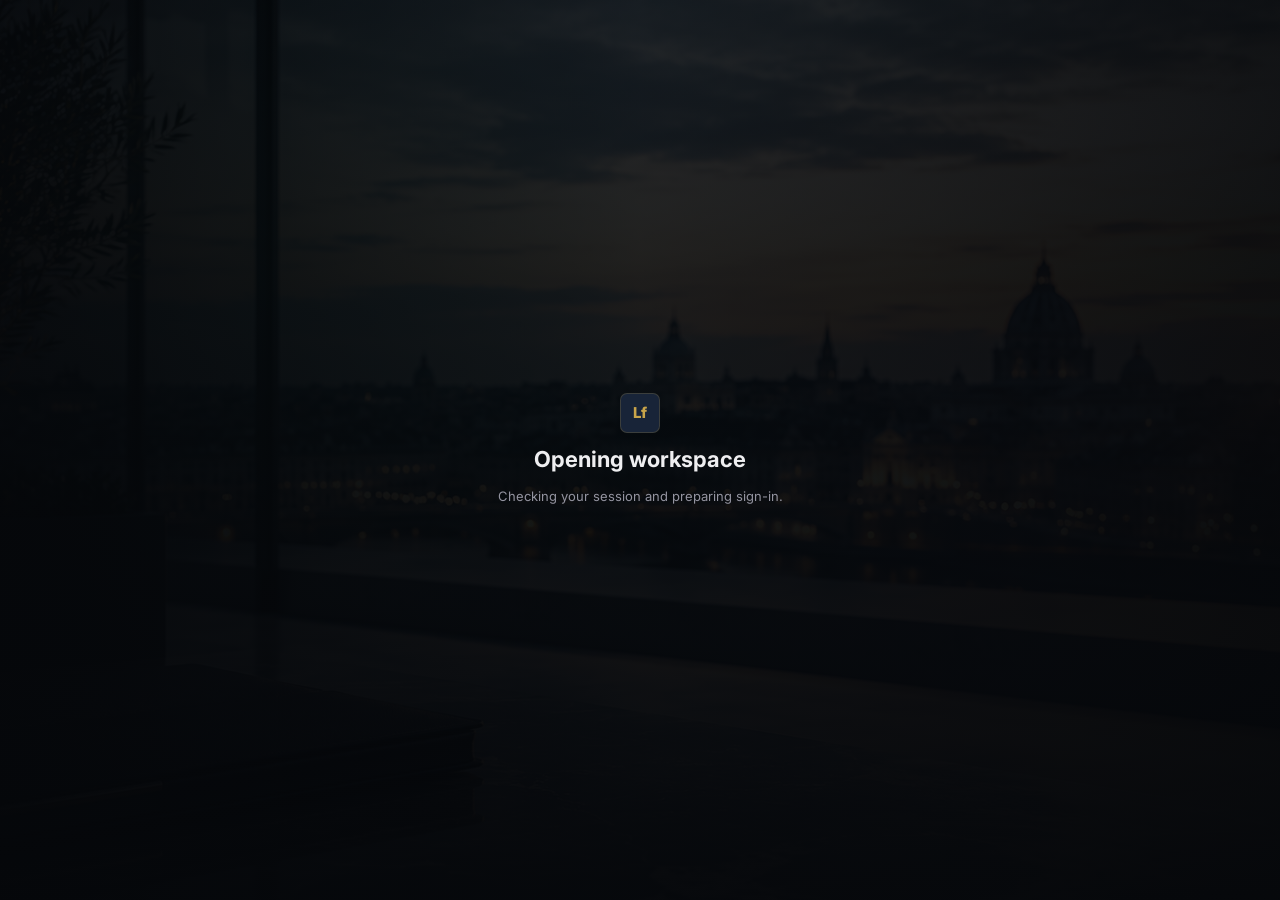
<file: frontend/login.html>
<!doctype html>
<html lang="en">
<head>
  <meta charset="UTF-8" />
  <meta name="viewport" content="width=device-width, initial-scale=1.0, viewport-fit=cover" />
  <title>LexFlow — Login</title>
  <link rel="preconnect" href="https://fonts.googleapis.com" />
  <link rel="preconnect" href="https://fonts.gstatic.com" crossorigin />
  <link href="https://fonts.googleapis.com/css2?family=Inter:wght@300;400;500;600;700;800&display=swap" rel="stylesheet" />
  <link rel="stylesheet" href="./styles.css?v=20" />
</head>
<body class="auth auth-loading" data-api-base="https://lexflow-backend-y6m3.onrender.com">
  <div class="auth-loading-screen" id="auth-loading-screen" aria-live="polite">
    <span class="brand-mark auth-loading-mark">Lf</span>
    <div class="auth-loading-title" id="auth-loading-title">Opening workspace</div>
    <div class="auth-loading-copy" id="auth-loading-copy">Checking your session and preparing sign-in.</div>
  </div>
  <div class="auth-card">
    <div style="text-align:center;margin-bottom:20px;">
      <span class="brand-mark" style="margin:0 auto 12px;display:inline-flex;">Lf</span>
      <h1 class="auth-title">Lawyer workspace</h1>
      <p class="auth-subtitle">Sign in to manage cases, documents, and billing.</p>
    </div>

    <button class="btn btn-google" id="btn-google" type="button">
      <svg width="18" height="18" viewBox="0 0 18 18" aria-hidden="true">
        <path d="M17.64 9.2c0-.637-.057-1.251-.164-1.84H9v3.481h4.844a4.14 4.14 0 0 1-1.796 2.716v2.259h2.908c1.702-1.567 2.684-3.875 2.684-6.615z" fill="#4285F4"/>
        <path d="M9 18c2.43 0 4.467-.806 5.956-2.18l-2.908-2.259c-.806.54-1.837.86-3.048.86-2.344 0-4.328-1.584-5.036-3.711H.957v2.332A8.997 8.997 0 0 0 9 18z" fill="#34A853"/>
        <path d="M3.964 10.71A5.41 5.41 0 0 1 3.682 9c0-.593.102-1.17.282-1.71V4.958H.957A8.996 8.996 0 0 0 0 9c0 1.452.348 2.827.957 4.042l3.007-2.332z" fill="#FBBC05"/>
        <path d="M9 3.58c1.321 0 2.508.454 3.44 1.345l2.582-2.58C13.463.891 11.426 0 9 0A8.997 8.997 0 0 0 .957 4.958L3.964 6.29C4.672 4.163 6.656 3.58 9 3.58z" fill="#EA4335"/>
      </svg>
      <span>Continue with Google</span>
    </button>

    <div class="auth-divider"><span>or use email</span></div>

    <form id="login-form">
      <div class="form-group">
        <label class="form-label" for="email">Email</label>
        <input class="form-input" id="email" type="email" autocomplete="email" required />
      </div>
      <div class="form-group">
        <label class="form-label" for="password">Password</label>
        <input class="form-input" id="password" type="password" autocomplete="current-password" required />
      </div>
      <button class="btn btn-primary" style="width:100%;" type="submit">Sign in</button>
    </form>

    <div class="auth-error" id="auth-error"></div>

    <p class="auth-footer">
      Google login is recommended for staff. Email/password stays available as fallback.<br>
      <a href="login.html?switch=1" style="color:var(--navy);">Use another account</a><br>
      <a href="index.html" style="color:var(--navy);">Back to landing</a>
    </p>
  </div>

  <script src="./app.js?v=17"></script>
  <script>
    document.addEventListener('DOMContentLoaded', async () => {
      const params = new URLSearchParams(window.location.search);
      const googleBtn = document.getElementById('btn-google');
      const errorBox = document.getElementById('auth-error');
      const loadingTitle = document.getElementById('auth-loading-title');
      const loadingCopy = document.getElementById('auth-loading-copy');
      const setAuthLoading = (active, title = 'Opening workspace', copy = 'Checking your session and preparing sign-in.') => {
        document.body.classList.toggle('auth-loading', active);
        loadingTitle.textContent = title;
        loadingCopy.textContent = copy;
      };
      const showError = (message) => {
        errorBox.textContent = message;
        errorBox.classList.add('visible');
      };
      const clearError = () => {
        errorBox.textContent = '';
        errorBox.classList.remove('visible');
      };

      if (params.get('switch') === '1') {
        await resetAllSessions();
        params.delete('switch');
        const next = `${window.location.pathname}${params.toString() ? `?${params.toString()}` : ''}`;
        window.history.replaceState({}, document.title, next);
      }

      if (isEmbeddedBrowser()) {
        showError('If Google sign-in stalls in an in-app browser, open this page in Chrome or Safari and try again.');
      }

      if (hasPendingOAuthRedirect()) {
        googleBtn.disabled = true;
        googleBtn.classList.add('is-loading');
        setAuthLoading(true, 'Completing sign-in', 'Restoring your Google session and opening the workspace.');
      }

      await requireGuest();
      const oauthUser = await syncSessionFromSupabase();
      if (oauthUser) {
        setAuthLoading(true, 'Opening workspace', 'Your account is ready. Redirecting now.');
        showToast('Signed in with Google', 'success');
        window.location.href = 'dashboard.html';
        return;
      }
      setAuthLoading(false);

      googleBtn.addEventListener('click', async () => {
        clearError();
        googleBtn.disabled = true;
        googleBtn.classList.add('is-loading');
        setAuthLoading(true, 'Redirecting to Google', 'Choose your account to continue into LexFlow.');
        try {
          await startGoogleLogin();
        } catch (err) {
          googleBtn.disabled = false;
          googleBtn.classList.remove('is-loading');
          setAuthLoading(false);
          showError(err.message || 'Google sign-in failed.');
        }
      });

      document.getElementById('login-form').addEventListener('submit', async (e) => {
        e.preventDefault();
        clearError();
        const email = document.getElementById('email').value;
        const password = document.getElementById('password').value;
        setAuthLoading(true, 'Signing in', 'Verifying your credentials and loading the workspace.');
        try {
          const data = await post('/api/auth/login', { email, password });
          setSession(data.token, data.user);
          showToast('Welcome back', 'success');
          window.location.href = 'dashboard.html';
        } catch (err) {
          setAuthLoading(false);
          showError(err.message || 'Sign-in failed.');
        }
      });
    });
  </script>
</body>
</html>
</file>
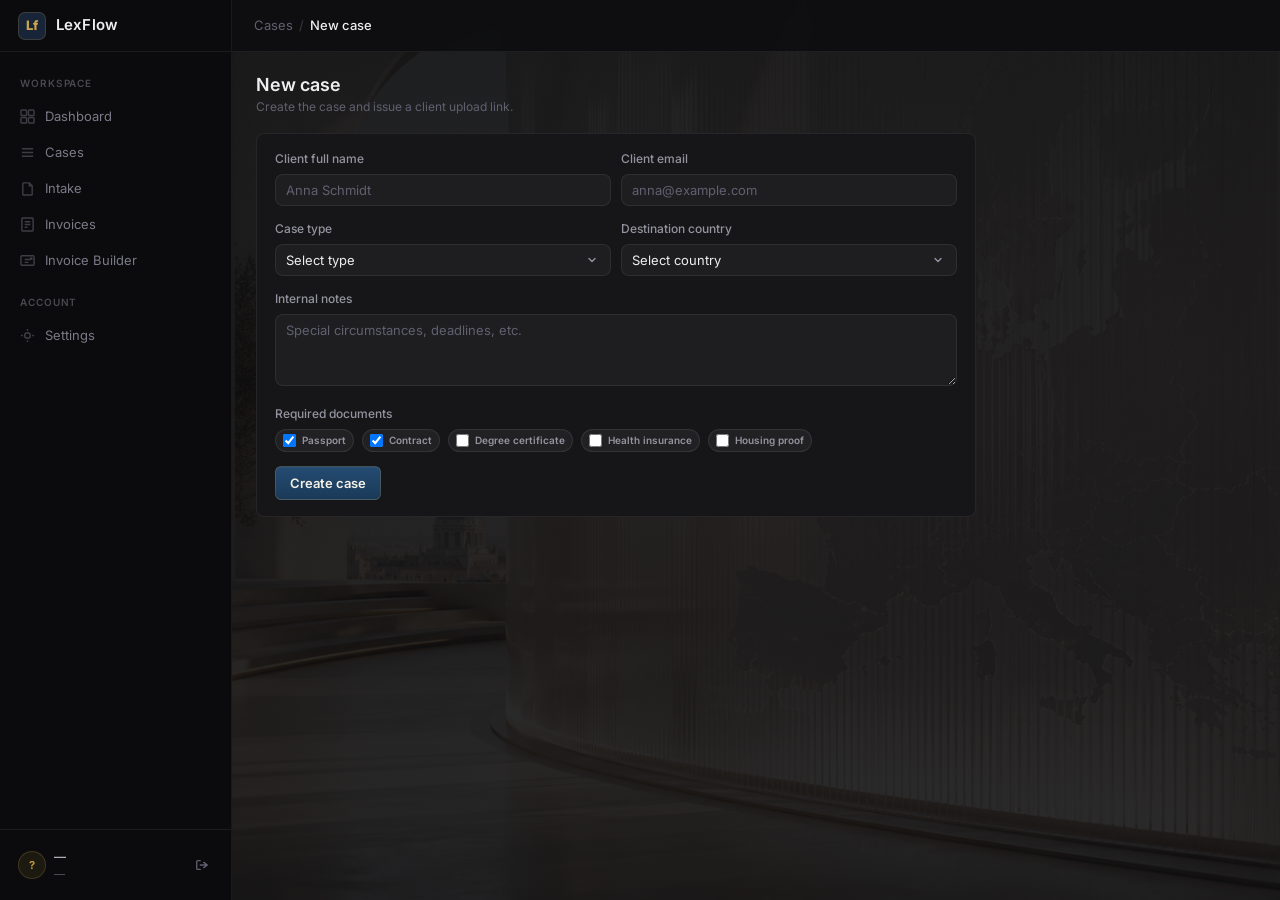
<file: frontend/new-case.html>
<!doctype html>
<html lang="en">
<head>
  <meta charset="UTF-8" />
  <meta name="viewport" content="width=device-width, initial-scale=1.0" />
  <title>LexFlow — New case</title>
  <link rel="preconnect" href="https://fonts.googleapis.com" />
  <link rel="preconnect" href="https://fonts.gstatic.com" crossorigin />
  <link href="https://fonts.googleapis.com/css2?family=Inter:wght@300;400;500;600;700;800&display=swap" rel="stylesheet" />
  <link rel="stylesheet" href="./styles.css?v=20" />
</head>
<body class="dashboard" data-api-base="https://lexflow-backend-y6m3.onrender.com">
  <aside class="sidebar">
    <a href="/index.html" class="sidebar-brand">
      <span class="brand-mark" style="width:28px;height:28px;font-size:13px;">Lf</span>
      <span class="brand-name">LexFlow</span>
    </a>
    <nav class="sidebar-nav">
      <span class="nav-section-label">Workspace</span>
      <a href="dashboard.html" class="nav-item"><svg width="14" height="14" viewBox="0 0 16 16" fill="none" stroke="currentColor" stroke-width="1.5"><rect x="1" y="1" width="6" height="6" rx="1"/><rect x="9" y="1" width="6" height="6" rx="1"/><rect x="1" y="9" width="6" height="6" rx="1"/><rect x="9" y="9" width="6" height="6" rx="1"/></svg>Dashboard</a>
      <a href="cases.html" class="nav-item"><svg width="14" height="14" viewBox="0 0 16 16" fill="none" stroke="currentColor" stroke-width="1.5"><path d="M2 4h12M2 8h12M2 12h12"/></svg>Cases</a>
      <a href="documents.html" class="nav-item"><svg width="14" height="14" viewBox="0 0 16 16" fill="none" stroke="currentColor" stroke-width="1.5"><path d="M3 2h7l3 3v9a1 1 0 01-1 1H4a1 1 0 01-1-1V3a1 1 0 011-1z"/><path d="M10 2v3h3"/></svg>Intake</a>
      <a href="invoices.html" class="nav-item"><svg width="14" height="14" viewBox="0 0 16 16" fill="none" stroke="currentColor" stroke-width="1.5"><rect x="2" y="1" width="12" height="14" rx="1"/><path d="M5 5h6M5 8h6M5 11h3"/></svg>Invoices</a>
      <a href="invoice-builder.html" class="nav-item"><svg width="14" height="14" viewBox="0 0 16 16" fill="none" stroke="currentColor" stroke-width="1.5"><rect x="1" y="3" width="14" height="10" rx="1"/><path d="M5 7h6M5 10h4"/><circle cx="12" cy="6" r="1.5" fill="currentColor" stroke="none"/></svg>Invoice Builder</a>
      <span class="nav-section-label">Account</span>
      <a href="settings.html" class="nav-item"><svg width="14" height="14" viewBox="0 0 16 16" fill="none" stroke="currentColor" stroke-width="1.5"><circle cx="8" cy="8" r="3"/><path d="M8 1v2M8 13v2M1 8h2M13 8h2"/></svg>Settings</a>
    </nav>
    <div class="sidebar-footer">
      <div class="sidebar-user">
        <div class="user-avatar" id="user-initials">?</div>
        <div class="user-info">
          <div class="user-name" id="user-name">—</div>
          <div class="user-role" id="user-email">—</div>
        </div>
        <button id="btn-signout" style="margin-left:auto;background:none;border:none;cursor:pointer;color:var(--muted);padding:4px;display:flex;align-items:center;">
          <svg width="14" height="14" viewBox="0 0 16 16" fill="none" stroke="currentColor" stroke-width="1.5" stroke-linecap="round"><path d="M6 3H3a1 1 0 00-1 1v8a1 1 0 001 1h3M10 5l4 3-4 3M6 8h8"/></svg>
        </button>
      </div>
    </div>
  </aside>

  <div class="dashboard-main">
    <div class="dashboard-topbar">
      <div class="topbar-breadcrumb">
        <span>Cases</span>
        <span class="sep">/</span>
        <strong>New case</strong>
      </div>
    </div>

    <div class="page-content">
      <div class="page-header">
        <div>
          <div class="page-title">New case</div>
          <div class="page-subtitle">Create the case and issue a client upload link.</div>
        </div>
      </div>

      <div class="card" style="max-width:720px;">
        <div class="card-body">
          <form id="case-form">
            <div class="form-row">
              <div class="form-group">
                <label class="form-label" for="client-name">Client full name</label>
                <input class="form-input" id="client-name" type="text" placeholder="Anna Schmidt" required />
              </div>
              <div class="form-group">
                <label class="form-label" for="client-email">Client email</label>
                <input class="form-input" id="client-email" type="email" placeholder="anna@example.com" required />
              </div>
            </div>
            <div class="form-row">
              <div class="form-group">
                <label class="form-label" for="case-type">Case type</label>
                <select class="form-select" id="case-type" required>
                  <option value="">Select type</option>
                  <option value="Blue Card">EU Blue Card</option>
                  <option value="Work permit">Work permit</option>
                  <option value="ICT permit">ICT permit</option>
                  <option value="Family reunion">Family reunion</option>
                  <option value="Self-employment">Self-employment</option>
                </select>
              </div>
              <div class="form-group">
                <label class="form-label" for="destination">Destination country</label>
                <select class="form-select" id="destination" required>
                  <option value="">Select country</option>
                  <option value="Germany">Germany</option>
                  <option value="France">France</option>
                  <option value="Netherlands">Netherlands</option>
                  <option value="Spain">Spain</option>
                  <option value="Poland">Poland</option>
                </select>
              </div>
            </div>
            <div class="form-group">
              <label class="form-label" for="notes">Internal notes</label>
              <textarea class="form-textarea" id="notes" placeholder="Special circumstances, deadlines, etc."></textarea>
            </div>
            <div class="form-group">
              <label class="form-label">Required documents</label>
              <div style="display:flex;flex-wrap:wrap;gap:8px;">
                <label class="tag" style="cursor:pointer;display:flex;align-items:center;gap:6px;"><input type="checkbox" checked style="margin:0;flex-shrink:0;" /> Passport</label>
                <label class="tag" style="cursor:pointer;display:flex;align-items:center;gap:6px;"><input type="checkbox" checked style="margin:0;flex-shrink:0;" /> Contract</label>
                <label class="tag" style="cursor:pointer;display:flex;align-items:center;gap:6px;"><input type="checkbox" style="margin:0;flex-shrink:0;" /> Degree certificate</label>
                <label class="tag" style="cursor:pointer;display:flex;align-items:center;gap:6px;"><input type="checkbox" style="margin:0;flex-shrink:0;" /> Health insurance</label>
                <label class="tag" style="cursor:pointer;display:flex;align-items:center;gap:6px;"><input type="checkbox" style="margin:0;flex-shrink:0;" /> Housing proof</label>
              </div>
            </div>
            <button class="btn btn-primary" type="submit">Create case</button>
          </form>

          <div id="result" style="display:none;margin-top:24px;padding:16px;background:var(--navy-light);border-radius:var(--radius-sm);">
            <div class="form-label">Client portal link</div>
            <div class="form-input" id="portal-link" style="margin-bottom:8px;word-break:break-all;"></div>
            <button class="btn btn-sm btn-outline" onclick="copyLink()">Copy link</button>
          </div>
        </div>
      </div>
    </div>
  </div>

  <script src="./app.js?v=17"></script>
  <script>
    document.addEventListener('DOMContentLoaded', async () => {
      await requireAuth();
      document.getElementById('case-form').addEventListener('submit', async (e) => {
        e.preventDefault();
        const body = {
          client_name: document.getElementById('client-name').value,
          client_email: document.getElementById('client-email').value,
          case_type: document.getElementById('case-type').value,
          destination: document.getElementById('destination').value,
          notes: document.getElementById('notes').value,
        };
        try {
          const data = await post('/api/cases', body);
          upsertLocalCase(data);
          document.getElementById('portal-link').textContent = data.portal_url;
          document.getElementById('result').style.display = 'block';
          showToast('Case created', 'success');
          setTimeout(() => { window.location.href = `case.html?id=${data.id}`; }, 400);
        } catch (err) {
          showToast(err.message || 'Case was not created', 'error');
        }
      });
    });
    function copyLink() {
      const text = document.getElementById('portal-link').textContent;
      navigator.clipboard.writeText(text).then(() => showToast('Copied', 'success'));
    }
  </script>
</body>
</html>
</file>
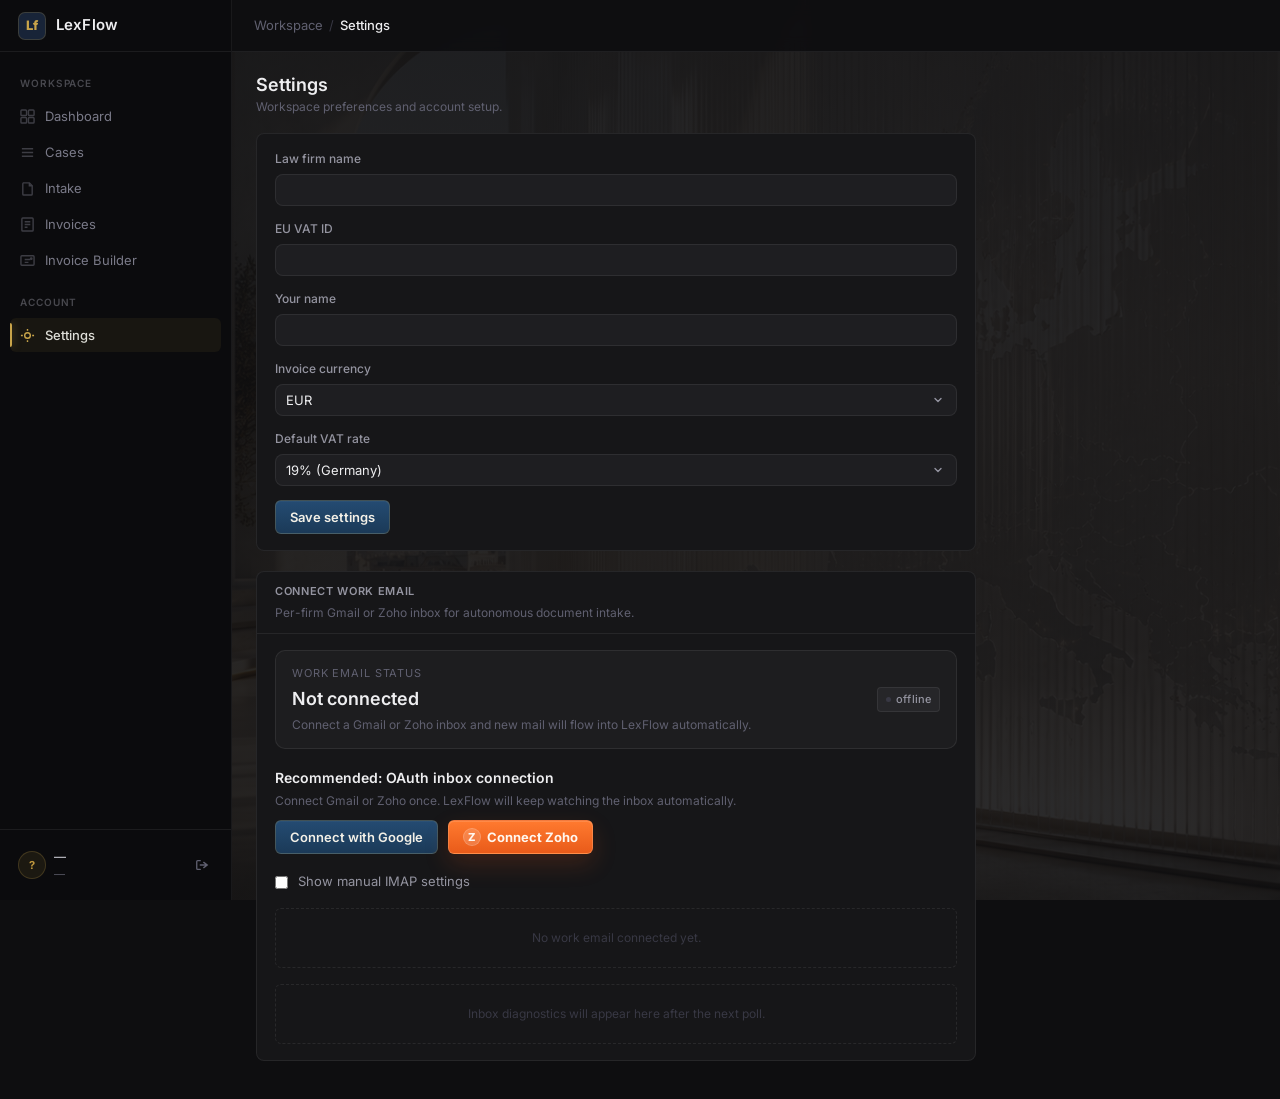
<file: frontend/settings.html>
<!doctype html>
<html lang="en">
<head>
  <meta charset="UTF-8" />
  <meta name="viewport" content="width=device-width, initial-scale=1.0" />
  <title>LexFlow — Settings</title>
  <link rel="preconnect" href="https://fonts.googleapis.com" />
  <link rel="preconnect" href="https://fonts.gstatic.com" crossorigin />
  <link href="https://fonts.googleapis.com/css2?family=Inter:wght@300;400;500;600;700;800&display=swap" rel="stylesheet" />
  <link rel="stylesheet" href="./styles.css?v=24" />
  <style>
    .settings-cache-pending [data-settings-hydrate] {
      opacity: 0;
    }
  </style>
</head>
<body class="dashboard settings-cache-pending" data-api-base="https://lexflow-backend-y6m3.onrender.com">
  <aside class="sidebar">
    <a href="/index.html" class="sidebar-brand"><span class="brand-mark" style="width:28px;height:28px;font-size:13px;">Lf</span><span class="brand-name">LexFlow</span></a>
    <nav class="sidebar-nav">
      <span class="nav-section-label">Workspace</span>
      <a href="dashboard.html" class="nav-item"><svg width="14" height="14" viewBox="0 0 16 16" fill="none" stroke="currentColor" stroke-width="1.5"><rect x="1" y="1" width="6" height="6" rx="1"/><rect x="9" y="1" width="6" height="6" rx="1"/><rect x="1" y="9" width="6" height="6" rx="1"/><rect x="9" y="9" width="6" height="6" rx="1"/></svg>Dashboard</a>
      <a href="cases.html" class="nav-item"><svg width="14" height="14" viewBox="0 0 16 16" fill="none" stroke="currentColor" stroke-width="1.5"><path d="M2 4h12M2 8h12M2 12h12"/></svg>Cases</a>
      <a href="documents.html" class="nav-item"><svg width="14" height="14" viewBox="0 0 16 16" fill="none" stroke="currentColor" stroke-width="1.5"><path d="M3 2h7l3 3v9a1 1 0 01-1 1H4a1 1 0 01-1-1V3a1 1 0 011-1z"/><path d="M10 2v3h3"/></svg>Intake</a>
      <a href="invoices.html" class="nav-item"><svg width="14" height="14" viewBox="0 0 16 16" fill="none" stroke="currentColor" stroke-width="1.5"><rect x="2" y="1" width="12" height="14" rx="1"/><path d="M5 5h6M5 8h6M5 11h3"/></svg>Invoices</a>
      <a href="invoice-builder.html" class="nav-item"><svg width="14" height="14" viewBox="0 0 16 16" fill="none" stroke="currentColor" stroke-width="1.5"><rect x="1" y="3" width="14" height="10" rx="1"/><path d="M5 7h6M5 10h4"/><circle cx="12" cy="6" r="1.5" fill="currentColor" stroke="none"/></svg>Invoice Builder</a>
      <span class="nav-section-label">Account</span>
      <a href="settings.html" class="nav-item active"><svg width="14" height="14" viewBox="0 0 16 16" fill="none" stroke="currentColor" stroke-width="1.5"><circle cx="8" cy="8" r="3"/><path d="M8 1v2M8 13v2M1 8h2M13 8h2"/></svg>Settings</a>
    </nav>
    <div class="sidebar-footer">
      <div class="sidebar-user">
        <div class="user-avatar" id="user-initials">?</div>
        <div class="user-info"><div class="user-name" id="user-name">—</div><div class="user-role" id="user-email">—</div></div>
        <button id="btn-signout" style="margin-left:auto;background:none;border:none;cursor:pointer;color:var(--muted);padding:4px;display:flex;align-items:center;"><svg width="14" height="14" viewBox="0 0 16 16" fill="none" stroke="currentColor" stroke-width="1.5" stroke-linecap="round"><path d="M6 3H3a1 1 0 00-1 1v8a1 1 0 001 1h3M10 5l4 3-4 3M6 8h8"/></svg></button>
      </div>
    </div>
  </aside>

  <div class="dashboard-main">
    <div class="dashboard-topbar">
      <div class="topbar-breadcrumb"><span>Workspace</span><span class="sep">/</span><strong>Settings</strong></div>
    </div>
    <div class="page-content">
      <div class="page-header"><div><div class="page-title">Settings</div><div class="page-subtitle">Workspace preferences and account setup.</div></div></div>
      <div class="card" data-settings-hydrate style="max-width:720px;margin-bottom:20px;">
        <div class="card-body">
          <div class="form-group">
            <label class="form-label">Law firm name</label>
            <input class="form-input" type="text" id="firm-name" />
          </div>
          <div class="form-group">
            <label class="form-label">EU VAT ID</label>
            <input class="form-input" type="text" id="vat-id" />
          </div>
          <div class="form-group">
            <label class="form-label">Your name</label>
            <input class="form-input" type="text" id="full-name" />
          </div>
          <div class="form-group">
            <label class="form-label">Invoice currency</label>
            <select class="form-select"><option>EUR</option><option>GBP</option><option>USD</option></select>
          </div>
          <div class="form-group">
            <label class="form-label">Default VAT rate</label>
            <select class="form-select"><option>19% (Germany)</option><option>0% Reverse charge</option></select>
          </div>
          <button class="btn btn-primary" id="btn-save-settings" type="button">Save settings</button>
        </div>
      </div>

      <div class="card" data-settings-hydrate style="max-width:720px;">
        <div class="card-header">
          <div>
            <div class="card-title">Connect work email</div>
            <div class="panel-subtitle">Per-firm Gmail or Zoho inbox for autonomous document intake.</div>
          </div>
        </div>
        <div class="card-body">
        <div class="integration-status-card" id="work-email-status-card">
          <div>
            <div class="integration-status-label">Work email status</div>
            <div class="integration-status-value" id="work-email-status-value">Not connected</div>
            <div class="panel-subtitle" id="work-email-status-note">Connect a Gmail or Zoho inbox and new mail will flow into LexFlow automatically.</div>
          </div>
          <div style="display:flex;gap:8px;align-items:center;">
            <span class="badge badge-gray" id="work-email-status-badge">offline</span>
            <button class="btn btn-outline btn-sm" id="btn-disconnect-email" style="display:none;color:var(--red);">Disconnect</button>
            </div>
          </div>

          <div id="gmail-oauth-panel" style="display:flex;gap:10px;align-items:center;justify-content:space-between;margin-bottom:18px;flex-wrap:wrap;">
            <div style="min-width:240px;">
              <div style="font-weight:600;">Recommended: OAuth inbox connection</div>
              <div class="panel-subtitle">Connect Gmail or Zoho once. LexFlow will keep watching the inbox automatically.</div>
            </div>
            <div style="display:flex;gap:10px;align-items:center;flex-wrap:wrap;">
              <button class="btn btn-primary" id="btn-connect-google-gmail" type="button">Connect with Google</button>
              <button class="btn btn-zoho" id="btn-connect-zoho-email" type="button">
                <span class="btn-zoho-mark">Z</span>
                <span>Connect Zoho</span>
              </button>
            </div>
          </div>

          <label class="settings-toggle" id="manual-imap-toggle-row">
            <input type="checkbox" id="toggle-manual-imap" />
            <span>Show manual IMAP settings</span>
          </label>

          <div id="manual-imap-panel" style="display:none;">
          <div class="auth-divider" style="margin:0 0 18px 0;"><span>fallback manual IMAP</span></div>
          <div class="form-row">
            <div class="form-group">
              <label class="form-label">Provider</label>
              <input class="form-input" value="Gmail" disabled />
            </div>
            <div class="form-group">
              <label class="form-label">Email</label>
              <input class="form-input" id="gmail-email" type="email" placeholder="inbox@firm.com" />
            </div>
          </div>
          <div class="form-row">
            <div class="form-group">
              <label class="form-label">App password</label>
              <input class="form-input" id="gmail-password" type="password" placeholder="Google app password" />
            </div>
            <div class="form-group">
              <label class="form-label">IMAP host</label>
              <input class="form-input" id="gmail-host" type="text" value="imap.gmail.com" />
            </div>
          </div>
          <div class="form-row">
            <div class="form-group">
              <label class="form-label">Mailbox</label>
              <input class="form-input" id="gmail-mailbox" type="text" value="INBOX" />
            </div>
            <div class="form-group">
              <label class="form-label">Poll limit</label>
              <input class="form-input" id="gmail-poll-limit" type="number" min="1" max="100" value="10" />
            </div>
          </div>
          <div style="display:flex;gap:10px;align-items:center;justify-content:flex-start;">
            <button class="btn btn-primary" id="btn-save-gmail" type="button">Save Gmail connection</button>
          </div>
          </div>
          <div id="gmail-integrations" style="margin-top:16px;"></div>
          <div id="email-poll-debug" class="kanban-empty" style="margin-top:16px;">Inbox diagnostics will appear here after the next poll.</div>
        </div>
      </div>
    </div>
  </div>
  <script>
    (function bootstrapSettingsCache() {
      const parse = (key, fallback) => {
        try {
          const raw = localStorage.getItem(key);
          return raw ? JSON.parse(raw) : fallback;
        } catch {
          return fallback;
        }
      };

      const profile = parse('lexflow_settings_profile', null);
      if (profile) {
        const firmName = document.getElementById('firm-name');
        const vatId = document.getElementById('vat-id');
        const fullName = document.getElementById('full-name');
        if (firmName) firmName.value = profile.firm?.name || '';
        if (vatId) vatId.value = profile.firm?.vat_id || profile.profile?.vat_id || '';
        if (fullName) fullName.value = profile.profile?.full_name || '';
      }

      const cachedSingle = parse('lexflow_work_email_cache', null);
      const cachedList = parse('lexflow_work_email_integrations_cache', []);
      const integrations = Array.isArray(cachedList) && cachedList.length
        ? cachedList.filter(Boolean)
        : (cachedSingle ? [cachedSingle] : []);

      const current = integrations
        .map((item, index) => {
          const isActive = item?.active !== false;
          const isOauth = item?.auth_type === 'oauth';
          const hasToken = Boolean(item?.refresh_token || item?.access_token || isOauth);
          return {
            item,
            score: (isActive ? 100 : 0) + (isOauth ? 20 : 0) + (hasToken ? 10 : 0) - index,
          };
        })
        .sort((a, b) => b.score - a.score)[0]?.item || null;

      if (cachedSingle) {
        const email = document.getElementById('gmail-email');
        const host = document.getElementById('gmail-host');
        const mailbox = document.getElementById('gmail-mailbox');
        const pollLimit = document.getElementById('gmail-poll-limit');
        if (email && cachedSingle.email) email.value = cachedSingle.email;
        if (host && cachedSingle.imap_host) host.value = cachedSingle.imap_host;
        if (mailbox && cachedSingle.mailbox) mailbox.value = cachedSingle.mailbox;
        if (pollLimit && cachedSingle.poll_limit) pollLimit.value = cachedSingle.poll_limit;
      }

      const badge = document.getElementById('work-email-status-badge');
      const value = document.getElementById('work-email-status-value');
      const note = document.getElementById('work-email-status-note');
      const disconnectBtn = document.getElementById('btn-disconnect-email');
      const table = document.getElementById('gmail-integrations');

      if (current) {
        if (badge) {
          badge.className = 'badge badge-green';
          badge.textContent = current.active === false ? 'inactive' : 'connected';
        }
        if (value) value.textContent = current.email || 'Connected inbox';
        if (note) {
          note.textContent = current.auth_type === 'oauth'
            ? `${current.provider === 'zoho' ? 'Zoho' : 'Google'} OAuth is active and inbox sync runs automatically for this workspace.`
            : 'Manual IMAP is saved and inbox sync runs automatically for this workspace.';
        }
        if (disconnectBtn) disconnectBtn.style.display = 'inline-flex';
      }

      if (table && integrations.length) {
        table.innerHTML = integrations.map(item => `
          <div class="table-row" style="grid-template-columns:1.4fr 120px 120px 120px;">
            <span><strong>${item.email || ''}</strong></span>
            <span>${item.auth_type === 'oauth' ? `${(item.provider || 'google').toUpperCase()} OAuth` : 'App password'}</span>
            <span>${item.mailbox || 'INBOX'}</span>
            <span><span class="badge ${item.active === false ? 'badge-gray' : 'badge-green'}">${item.active === false ? 'inactive' : 'active'}</span></span>
          </div>
        `).join('');
      }

      document.body.classList.remove('settings-cache-pending');
    })();
  </script>
  <script src="./app.js?v=22"></script>
  <script>
    const WORK_EMAIL_CACHE_KEY = 'lexflow_work_email_cache';
    const WORK_EMAIL_LIST_CACHE_KEY = 'lexflow_work_email_integrations_cache';

    function readWorkEmailCache() {
      try {
        return JSON.parse(localStorage.getItem(WORK_EMAIL_CACHE_KEY) || 'null');
      } catch {
        return null;
      }
    }

    function writeWorkEmailCache(value) {
      localStorage.setItem(WORK_EMAIL_CACHE_KEY, JSON.stringify(value));
    }

    function readWorkEmailListCache() {
      try {
        const raw = JSON.parse(localStorage.getItem(WORK_EMAIL_LIST_CACHE_KEY) || '[]');
        return Array.isArray(raw) ? raw : [];
      } catch {
        return [];
      }
    }

    function writeWorkEmailListCache(items) {
      localStorage.setItem(WORK_EMAIL_LIST_CACHE_KEY, JSON.stringify(Array.isArray(items) ? items : []));
    }

    function pickPreferredIntegration(integrations, fallback = null) {
      const items = Array.isArray(integrations) ? integrations.filter(Boolean) : [];
      const scored = items
        .map((item, index) => {
          const isActive = item.active !== false;
          const isOauth = item.auth_type === 'oauth';
          const hasToken = Boolean(item.refresh_token || item.access_token || isOauth);
          const score =
            (isActive ? 100 : 0) +
            (isOauth ? 20 : 0) +
            (hasToken ? 10 : 0) -
            index;
          return { item, score };
        })
        .sort((a, b) => b.score - a.score);
      return scored[0]?.item || fallback;
    }

    function renderWorkEmailStatus(integrations) {
      const badge = document.getElementById('work-email-status-badge');
      const value = document.getElementById('work-email-status-value');
      const note = document.getElementById('work-email-status-note');
      const disconnectBtn = document.getElementById('btn-disconnect-email');
      const cached = readWorkEmailCache();
      const current = pickPreferredIntegration(integrations, cached);
      if (!current) {
        badge.className = 'badge badge-gray';
        badge.textContent = 'offline';
        value.textContent = 'Not connected';
        note.textContent = 'Connect a Gmail or Zoho inbox and new mail will flow into LexFlow automatically.';
        if (disconnectBtn) disconnectBtn.style.display = 'none';
        return;
      }
      badge.className = 'badge badge-green';
      badge.textContent = current.active === false ? 'inactive' : 'connected';
      value.textContent = current.email || 'Connected inbox';
      note.textContent = current.auth_type === 'oauth'
        ? `${current.provider === 'zoho' ? 'Zoho' : 'Google'} OAuth is active and inbox sync runs automatically for this workspace.`
        : 'Manual IMAP is saved and inbox sync runs automatically for this workspace.';
      if (disconnectBtn) {
        disconnectBtn.style.display = 'inline-flex';
        disconnectBtn._integrationId = current?.id;
      }
    }

    function syncEmailIntegrationPanels(integrations) {
      const cached = readWorkEmailCache();
      const current = pickPreferredIntegration(integrations, cached);
      const isOauth = current?.auth_type === 'oauth' && current?.active !== false;
      const toggleRow = document.getElementById('manual-imap-toggle-row');
      const toggle = document.getElementById('toggle-manual-imap');
      const manualPanel = document.getElementById('manual-imap-panel');
      const oauthPanel = document.getElementById('gmail-oauth-panel');
      const connectBtn = document.getElementById('btn-connect-google-gmail');
      const connectZohoBtn = document.getElementById('btn-connect-zoho-email');

      if (toggleRow) {
        toggleRow.style.display = isOauth ? 'none' : 'flex';
      }
      if (toggle && isOauth) {
        toggle.checked = false;
      }
      if (manualPanel) {
        manualPanel.style.display = !isOauth && toggle?.checked ? 'block' : 'none';
      }
      if (oauthPanel) {
        oauthPanel.style.marginBottom = isOauth ? '0' : '18px';
      }
      if (connectBtn) {
        connectBtn.textContent = 'Connect with Google';
        connectBtn.style.display = 'inline-flex';
      }
      if (connectZohoBtn) {
        connectZohoBtn.style.display = 'inline-flex';
      }
    }

    function resolveDisplayIntegrations(integrations) {
      const liveItems = Array.isArray(integrations) ? integrations.filter(Boolean) : [];
      if (liveItems.length) return liveItems;
      const cachedList = readWorkEmailListCache();
      if (cachedList.length) return cachedList;
      const cachedSingle = readWorkEmailCache();
      return cachedSingle ? [cachedSingle] : [];
    }

    function renderIntegrationTable(integrations) {
      const items = resolveDisplayIntegrations(integrations);
      document.getElementById('gmail-integrations').innerHTML = items.length
        ? items.map(item => `
          <div class="table-row" style="grid-template-columns:1.4fr 120px 120px 120px;">
            <span><strong>${item.email}</strong></span>
            <span>${item.auth_type === 'oauth' ? `${(item.provider || 'google').toUpperCase()} OAuth` : 'App password'}</span>
            <span>${item.mailbox || 'INBOX'}</span>
            <span><span class="badge ${item.active ? 'badge-green' : 'badge-gray'}">${item.active ? 'active' : 'inactive'}</span></span>
          </div>
        `).join('')
        : '<div class="kanban-empty">No work email connected yet.</div>';
    }

    function renderProfileFromCache() {
      const profile = getSettingsProfileCache();
      if (!profile) return;
      document.getElementById('firm-name').value = profile.firm?.name || '';
      document.getElementById('vat-id').value = profile.firm?.vat_id || profile.profile?.vat_id || '';
      document.getElementById('full-name').value = profile.profile?.full_name || '';
    }

    function renderEmailPollDebug(debugPayload) {
      const host = document.getElementById('email-poll-debug');
      if (!host) return;
      const integrations = Array.isArray(debugPayload?.integrations) ? debugPayload.integrations : [];
      if (!integrations.length) {
        host.className = 'kanban-empty';
        host.textContent = 'Inbox diagnostics will appear here after the next poll.';
        return;
      }
      host.className = '';
      host.innerHTML = integrations.map((item) => {
        const debug = item.poll_debug || {};
        const status = debug.status || 'idle';
        const badgeClass = status === 'ok'
          ? 'badge-green'
          : status === 'error'
            ? 'badge-red'
            : 'badge-gray';
        return `
          <div class="card" style="margin-top:12px;border-color:rgba(255,255,255,.08);">
            <div class="card-body" style="display:grid;gap:10px;">
              <div style="display:flex;justify-content:space-between;gap:12px;flex-wrap:wrap;align-items:center;">
                <div>
                  <div style="font-weight:700;">${item.email || 'Connected inbox'}</div>
                  <div class="panel-subtitle">${item.provider === 'zoho' ? 'Zoho' : 'Google'} ${item.auth_type === 'oauth' ? 'OAuth' : 'IMAP'}${item.runtime_selected ? ' · active runtime' : ''}</div>
                </div>
                <span class="badge ${badgeClass}">${status}</span>
              </div>
              <div class="table-row" style="grid-template-columns:repeat(4,minmax(0,1fr));gap:10px;">
                <span>seen: <strong>${debug.messages_seen ?? 0}</strong></span>
                <span>with files: <strong>${debug.messages_with_attachments ?? 0}</strong></span>
                <span>files: <strong>${debug.attachments_total ?? 0}</strong></span>
                <span>processed: <strong>${debug.processed_count ?? 0}</strong></span>
              </div>
              <div class="panel-subtitle">last poll: ${debug.last_polled_at || item.last_polled_at || 'not yet'}</div>
              ${debug.last_processed_message_id ? `<div class="panel-subtitle">last message id: ${debug.last_processed_message_id}</div>` : ''}
              ${debug.last_error ? `<div style="color:var(--red);font-size:13px;">${debug.last_error}</div>` : ''}
            </div>
          </div>
        `;
      }).join('');
    }

    function hasMeaningfulPollDebug(debugPayload) {
      const integrations = Array.isArray(debugPayload?.integrations) ? debugPayload.integrations : [];
      return integrations.some((item) => {
        const debug = item.poll_debug || {};
        return Boolean(
          debug.status ||
          debug.last_error ||
          debug.last_polled_at ||
          debug.messages_seen ||
          debug.attachments_total ||
          debug.processed_count
        );
      });
    }

    function renderSettingsFromCache() {
      renderProfileFromCache();
      const cachedIntegrations = readWorkEmailListCache();
      const cachedSingle = readWorkEmailCache();
      const fallback = cachedSingle ? [cachedSingle] : [];
      const integrations = cachedIntegrations.length ? cachedIntegrations : fallback;
      renderWorkEmailStatus(integrations);
      syncEmailIntegrationPanels(integrations);
      renderIntegrationTable(integrations);
      renderEmailPollDebug(null);
    }

    function restoreManualImapDraft() {
      const cached = readWorkEmailCache();
      if (!cached) return;
      if (cached.email) document.getElementById('gmail-email').value = cached.email;
      if (cached.imap_host) document.getElementById('gmail-host').value = cached.imap_host;
      if (cached.mailbox) document.getElementById('gmail-mailbox').value = cached.mailbox;
      if (cached.poll_limit) document.getElementById('gmail-poll-limit').value = cached.poll_limit;
    }

    function bindManualImapDraftAutosave() {
      ['gmail-email', 'gmail-host', 'gmail-mailbox', 'gmail-poll-limit'].forEach((id) => {
        document.getElementById(id)?.addEventListener('input', () => {
          const prev = readWorkEmailCache() || {};
          writeWorkEmailCache({
            ...prev,
            email: document.getElementById('gmail-email').value,
            imap_host: document.getElementById('gmail-host').value,
            mailbox: document.getElementById('gmail-mailbox').value,
            poll_limit: Number(document.getElementById('gmail-poll-limit').value || 10),
          });
        });
      });
    }

    async function loadSettings() {
      const [appConfig, profile, integrations] = await Promise.all([
        get('/api/config', { toastOnError: false }),
        get('/api/settings/profile', { toastOnError: false }),
        get('/api/email-integrations', { toastOnError: false }),
      ]);
      const debugPayload = await get('/api/email-integrations/debug', { toastOnError: false }).catch(() => null);
      const resolvedIntegrations = Array.isArray(integrations) ? integrations : [];
      saveSettingsProfileCache(profile);
      document.getElementById('firm-name').value = profile.firm?.name || '';
      document.getElementById('vat-id').value = profile.firm?.vat_id || profile.profile?.vat_id || '';
      document.getElementById('full-name').value = profile.profile?.full_name || '';
      document.getElementById('btn-connect-google-gmail').disabled = !appConfig.google_email_oauth_enabled;
      document.getElementById('btn-connect-zoho-email').disabled = !appConfig.zoho_email_oauth_enabled;
      writeWorkEmailListCache(resolvedIntegrations);
      renderWorkEmailStatus(resolvedIntegrations);
      const preferred = pickPreferredIntegration(resolvedIntegrations);
      if (preferred) {
        writeWorkEmailCache({
          id: preferred.id,
          email: preferred.email,
          provider: preferred.provider,
          auth_type: preferred.auth_type,
          mailbox: preferred.mailbox,
          imap_host: preferred.imap_host || 'imap.gmail.com',
          poll_limit: preferred.poll_limit || 10,
          active: preferred.active,
        });
      } else {
        localStorage.removeItem(WORK_EMAIL_CACHE_KEY);
      }
      syncEmailIntegrationPanels(resolvedIntegrations);
      renderIntegrationTable(resolvedIntegrations);
      renderEmailPollDebug(debugPayload);
      return { appConfig, profile, integrations: resolvedIntegrations, debugPayload };
    }

    document.addEventListener('DOMContentLoaded', async () => {
      restoreManualImapDraft();
      bindManualImapDraftAutosave();
      renderSettingsFromCache();
      const cachedIntegrations = readWorkEmailListCache();
      const cachedSingle = readWorkEmailCache();
      const initialIntegrations = cachedIntegrations.length ? cachedIntegrations : (cachedSingle ? [cachedSingle] : []);
      document.getElementById('toggle-manual-imap').addEventListener('change', (event) => {
        syncEmailIntegrationPanels(initialIntegrations);
      });
      syncEmailIntegrationPanels(initialIntegrations);
      await requireAuth();
      try {
        let loaded = await loadSettings();
        if ((loaded?.integrations || []).length && !hasMeaningfulPollDebug(loaded?.debugPayload)) {
          try {
            await post('/api/gmail/poll', {}, { toastOnError: false });
          } catch (err) {
            const host = document.getElementById('email-poll-debug');
            if (host) {
              host.className = '';
              host.innerHTML = `<div style="color:var(--red);font-size:13px;">${err?.message || 'Work email poll failed'}</div>`;
            }
          }
          loaded = await loadSettings();
        }
      } catch {
        renderSettingsFromCache();
      }
      document.getElementById('btn-save-settings').addEventListener('click', async () => {
        const profilePayload = {
          firm_name: document.getElementById('firm-name').value,
          vat_id: document.getElementById('vat-id').value,
          full_name: document.getElementById('full-name').value,
        };
        saveSettingsProfileCache({
          firm: {
            name: profilePayload.firm_name,
            vat_id: profilePayload.vat_id,
          },
          profile: {
            vat_id: profilePayload.vat_id,
            full_name: profilePayload.full_name,
          },
        });
        await post('/api/settings/profile', profilePayload);
        showToast('Settings saved', 'success');
      });
      document.getElementById('btn-connect-google-gmail').addEventListener('click', async () => {
        const prev = readWorkEmailCache() || {};
        writeWorkEmailCache({ ...prev, provider: 'gmail', auth_type: 'oauth', active: true });
        try {
          const result = await post('/api/email-integrations/google/start', {});
          if (!result?.auth_url) throw new Error('Google OAuth URL was not returned by the backend');
          window.location.assign(result.auth_url);
        } catch (err) {
          showToast(err?.message || 'Could not start Google OAuth', 'error');
        }
      });
      document.getElementById('btn-connect-zoho-email').addEventListener('click', async () => {
        const btn = document.getElementById('btn-connect-zoho-email');
        const prev = readWorkEmailCache() || {};
        writeWorkEmailCache({ ...prev, provider: 'zoho', auth_type: 'oauth', active: true });
        const original = btn.innerHTML;
        btn.disabled = true;
        btn.innerHTML = '<span class="btn-zoho-mark">Z</span><span>Opening Zoho...</span>';
        try {
          const result = await post('/api/email-integrations/zoho/start', {});
          if (!result?.auth_url) throw new Error('Zoho OAuth URL was not returned by the backend');
          window.location.assign(result.auth_url);
        } catch (err) {
          btn.disabled = false;
          btn.innerHTML = original;
          showToast(err?.message || 'Could not start Zoho OAuth', 'error');
        }
      });
      document.getElementById('btn-save-gmail').addEventListener('click', async () => {
        const payload = {
          provider: 'gmail',
          email: document.getElementById('gmail-email').value,
          app_password: document.getElementById('gmail-password').value,
          imap_host: document.getElementById('gmail-host').value,
          mailbox: document.getElementById('gmail-mailbox').value,
          poll_limit: Number(document.getElementById('gmail-poll-limit').value || 10),
          active: true,
        };
        await post('/api/email-integrations', payload);
        writeWorkEmailCache({ ...payload, auth_type: 'app_password', id: `manual-${Date.now()}` });
        document.getElementById('gmail-password').value = '';
        showToast('Gmail integration saved', 'success');
        await loadSettings();
      });
      document.getElementById('btn-disconnect-email')?.addEventListener('click', async () => {
        const btn = document.getElementById('btn-disconnect-email');
        const integrationId = btn?._integrationId;
        try {
          if (integrationId) await api('DELETE', `/api/email-integrations/${integrationId}`);
          localStorage.removeItem(WORK_EMAIL_CACHE_KEY);
          localStorage.removeItem(WORK_EMAIL_LIST_CACHE_KEY);
          showToast('Work email disconnected', 'success');
          await loadSettings();
        } catch {
          localStorage.removeItem(WORK_EMAIL_CACHE_KEY);
          localStorage.removeItem(WORK_EMAIL_LIST_CACHE_KEY);
          showToast('Disconnected locally', 'success');
          await loadSettings();
        }
      });

      const params = new URLSearchParams(window.location.search);
      if (params.get('gmail_connected') === '1') {
        showToast('Google work email connected', 'success');
        params.delete('gmail_connected');
        const next = `${window.location.pathname}${params.toString() ? `?${params.toString()}` : ''}`;
        window.history.replaceState({}, document.title, next);
        await loadSettings();
      }
      if (params.get('zoho_connected') === '1') {
        showToast('Zoho work email connected', 'success');
        params.delete('zoho_connected');
        const next = `${window.location.pathname}${params.toString() ? `?${params.toString()}` : ''}`;
        window.history.replaceState({}, document.title, next);
        await loadSettings();
      }
      if (params.get('zoho_connected') === '0') {
        showToast(`Zoho OAuth failed${params.get('reason') ? `: ${params.get('reason')}` : ''}`, 'error');
        params.delete('zoho_connected');
        params.delete('reason');
        const next = `${window.location.pathname}${params.toString() ? `?${params.toString()}` : ''}`;
        window.history.replaceState({}, document.title, next);
      }
    });
  </script>
</body>
</html>
</file>
<file: frontend/styles.css>
/* LexFlow UI */

:root {
  --font: "Inter", -apple-system, BlinkMacSystemFont, "Segoe UI", sans-serif;
  --font-display: "Inter", -apple-system, BlinkMacSystemFont, "Segoe UI", sans-serif;
  --font-mono: "JetBrains Mono", "Fira Code", monospace;

  /* ── Surfaces: warm-neutral dark, consistent undertone ── */
  --bg:        #0e0e10;
  --surface:   #161618;
  --surface-2: #1e1e21;
  --surface-3: #262629;
  --surface-4: rgba(255, 255, 255, 0.03);
  --border:    rgba(255, 255, 255, 0.07);
  --border-2:  rgba(255, 255, 255, 0.13);

  /* ── Text: warm white family ── */
  --text:   #eeeef0;   /* warm off-white, not cold */
  --text-2: #9494a0;   /* same hue, -40% lightness */
  --muted:  #606070;   /* same hue, -55% lightness */
  --dim:    #383844;   /* same hue, border level */

  /* ── Navy: deep professional blue for buttons ── */
  --indigo:       #23527a;
  --indigo-hover: #1c4265;
  --indigo-soft:  rgba(35, 82, 122, 0.14);

  /* ── Gold: anchor accent — all others calibrated to match ── */
  --gold:         #c8a44a;   /* warm amber, ~60% sat */
  --gold-hover:   #b5923e;
  --gold-soft:    rgba(200, 164, 74, 0.09);

  /* ── Status colours: same saturation family as gold ── */
  --accent:       #3db87a;   /* sage green, not acid */
  --accent-hover: #2fa066;
  --accent-soft:  rgba(61, 184, 122, 0.09);

  --blue:         #5a9fd4;   /* steel blue, same sat as gold */
  --blue-bg:      rgba(90, 159, 212, 0.09);
  --green:        #3db87a;
  --green-bg:     rgba(61, 184, 122, 0.09);
  --yellow:       #c8a44a;   /* == gold, no second yellow */
  --yellow-bg:    rgba(200, 164, 74, 0.09);
  --red:          #c4645a;   /* muted terracotta, not neon */
  --red-bg:       rgba(196, 100, 90, 0.09);
  --navy:         #b8c8de;   /* cool-neutral for misc text */
  --navy-light:   rgba(255, 255, 255, 0.03);

  --radius:    8px;
  --radius-sm: 6px;
  --shadow:    0 1px 4px rgba(0,0,0,0.5);
  --shadow-lg: 0 8px 40px rgba(0,0,0,0.55);

  --sidebar-w: 232px;
  --topbar-h:  52px;
}

*, *::before, *::after { box-sizing: border-box; margin: 0; padding: 0; }
html { height: 100%; }
body {
  font-family: var(--font);
  font-size: 14px;
  line-height: 1.5;
  color: var(--text);
  background: var(--bg);
  min-height: 100%;
  -webkit-font-smoothing: antialiased;
  -moz-osx-font-smoothing: grayscale;
  font-feature-settings: "kern" 1, "liga" 1;
}

.view-hydrating [data-view-hydrate] {
  opacity: 0.72;
  transform: translateY(2px);
  filter: saturate(0.94);
}

[data-view-hydrate] {
  transition: opacity 180ms ease, transform 180ms ease, filter 180ms ease;
}

.skeleton {
  position: relative;
  overflow: hidden;
  background: rgba(255, 255, 255, 0.06);
  border-radius: 8px;
}

.skeleton::after {
  content: "";
  position: absolute;
  inset: 0;
  transform: translateX(-100%);
  background: linear-gradient(90deg, transparent 0%, rgba(255,255,255,0.08) 45%, transparent 100%);
  animation: skeleton-shimmer 1.4s infinite;
}

.skeleton-line {
  height: 12px;
  border-radius: 999px;
  margin-bottom: 8px;
}

.skeleton-line:last-child {
  margin-bottom: 0;
}

.skeleton-line.sm { width: 28%; }
.skeleton-line.md { width: 52%; }
.skeleton-line.lg { width: 78%; }
.skeleton-line.xl { width: 100%; }

.skeleton-row {
  display: grid;
  gap: 12px;
  align-items: center;
  padding: 14px 16px;
  border-bottom: 1px solid var(--border);
}

.skeleton-stat {
  min-height: 94px;
}

@keyframes skeleton-shimmer {
  100% {
    transform: translateX(100%);
  }
}
a { color: inherit; text-decoration: none; }
button { font-family: inherit; cursor: pointer; }

.topbar {
  position: fixed;
  top: 0;
  left: 0;
  right: 0;
  height: var(--topbar-h);
  background: #0d0d0f;
  border-bottom: 1px solid var(--border);
  display: flex;
  align-items: center;
  justify-content: space-between;
  padding: 0 32px;
  z-index: 50;
}

.brand {
  display: flex;
  align-items: center;
  gap: 10px;
}

.brand-mark {
  width: 30px;
  height: 30px;
  background: #182438;   /* same blue family as --indigo */
  border: 1px solid rgba(200,164,74,0.20);
  color: #c8a44a;
  border-radius: 7px;
  display: flex;
  align-items: center;
  justify-content: center;
  font-weight: 800;
  font-size: 13px;
  letter-spacing: -0.02em;
  flex-shrink: 0;
}

.brand-name {
  font-family: var(--font-display);
  font-size: 15px;
  font-weight: 600;
  color: var(--text);
  letter-spacing: 0.01em;
}

.topnav {
  display: flex;
  gap: 18px;
  font-weight: 500;
  color: var(--text-2);
}

.topnav a:hover { color: var(--text); }
.topbar-cta { display: flex; align-items: center; gap: 12px; }

.btn {
  display: inline-flex;
  align-items: center;
  justify-content: center;
  gap: 6px;
  height: 34px;
  padding: 0 14px;
  border-radius: var(--radius-sm);
  font-weight: 500;
  font-size: 13px;
  transition: background 150ms, border-color 150ms, opacity 150ms;
  border: 1px solid transparent;
  white-space: nowrap;
  cursor: pointer;
  font-family: var(--font);
}

.btn-primary {
  background: linear-gradient(180deg, #244b72 0%, #1b3a58 100%);
  color: #f3f0e7;
  border-color: rgba(200, 164, 74, 0.22);
  font-weight: 600;
  box-shadow: inset 0 1px 0 rgba(255,255,255,0.03);
}

.btn-primary:hover {
  background: linear-gradient(180deg, #2a557f 0%, #204464 100%);
  border-color: rgba(200, 164, 74, 0.3);
  color: #fffaf0;
}

.btn-outline {
  background: transparent;
  color: var(--text-2);
  border-color: var(--border-2);
}

.btn-outline:hover {
  background: var(--surface-2);
  color: var(--text);
  border-color: var(--border-2);
}

.btn-zoho {
  background: linear-gradient(180deg, #ff7a2f 0%, #e95b1a 100%);
  color: #fff7ef;
  border-color: rgba(255, 180, 128, 0.34);
  font-weight: 700;
  box-shadow: 0 10px 24px rgba(233, 91, 26, 0.18), inset 0 1px 0 rgba(255,255,255,0.12);
}

.btn-zoho:hover {
  background: linear-gradient(180deg, #ff8845 0%, #f06422 100%);
  border-color: rgba(255, 198, 158, 0.46);
  color: #fffdf9;
}

.btn-zoho:disabled {
  opacity: 0.7;
  cursor: wait;
}

.btn-zoho-mark {
  display: inline-flex;
  align-items: center;
  justify-content: center;
  width: 18px;
  height: 18px;
  border-radius: 999px;
  background: rgba(255,255,255,0.16);
  border: 1px solid rgba(255,255,255,0.18);
  font-size: 11px;
  font-weight: 800;
  letter-spacing: 0.02em;
}

.btn-ghost {
  background: transparent;
  color: var(--muted);
  border-color: transparent;
}

.btn-ghost:hover { background: var(--surface-2); color: var(--text); }
.btn-lg { height: 42px; padding: 0 20px; font-size: 14px; font-weight: 600; }
.btn-sm { height: 30px; padding: 0 10px; font-size: 12px; }

.btn svg {
  flex-shrink: 0;
}

body.landing {
  position: relative;
  min-height: 100vh;
  padding-top: var(--topbar-h);
  background: #0e0e10;   /* matches --bg exactly */
  color: var(--text);
}

body.landing::before {
  content: "";
  position: fixed;
  inset: 0;
  z-index: -2;
  background:
    linear-gradient(180deg, rgba(17, 18, 15, 0.18) 0%, rgba(17, 18, 15, 0.74) 100%),
    url("./assets/eu-hero-bg.png") center center / cover no-repeat;
  transform: scale(1.01);
}

body.landing::after {
  content: "";
  position: fixed;
  inset: 0;
  z-index: -1;
  background:
    linear-gradient(180deg, rgba(17, 18, 15, 0.48) 0%, rgba(17, 18, 15, 0.78) 46%, rgba(17, 18, 15, 0.94) 100%),
    linear-gradient(90deg, rgba(17, 18, 15, 0.84) 0%, rgba(17, 18, 15, 0.28) 56%, rgba(17, 18, 15, 0.74) 100%);
}

body.landing .topbar {
  background: rgba(7, 11, 21, 0.72);
  border-bottom: 1px solid rgba(255, 255, 255, 0.08);
}

body.landing .brand-name,
body.landing .topnav a { color: var(--text-2); }

body.landing .topnav a:hover { color: var(--text); }

.hero-section {
  position: relative;
  max-width: 1120px;
  margin: 0 auto;
  min-height: calc(100vh - var(--topbar-h) - 60px);
  padding: 92px 32px 54px;
  display: flex;
  align-items: center;
}

.hero-grid {
  display: grid;
  grid-template-columns: minmax(0, 1.35fr) minmax(300px, 0.8fr);
  gap: 20px;
  align-items: center;
  width: 100%;
}

.hero-copy {
  min-width: 0;
}

.hero-badge {
  display: inline-flex;
  align-items: center;
  gap: 8px;
  padding: 7px 12px;
  background: rgba(20, 32, 46, 0.5);
  color: rgba(238, 238, 240, 0.78);
  border: 1px solid rgba(200, 164, 74, 0.16);
  border-radius: 999px;
  font-size: 12px;
  font-weight: 600;
  margin-bottom: 18px;
}

.hero-title {
  max-width: 760px;
  font-family: var(--font-display);
  font-size: 64px;
  font-weight: 750;
  line-height: 0.96;
  letter-spacing: -0.03em;
  color: var(--text);
  margin-bottom: 18px;
}

.hero-title em {
  font-style: normal;
  color: rgba(230, 220, 194, 0.92);
  display: block;
}

.hero-sub {
  font-size: 16px;
  color: rgba(231, 235, 243, 0.72);
  max-width: 560px;
  margin: 0 0 24px;
  line-height: 1.72;
}

.hero-actions {
  display: flex;
  gap: 12px;
  justify-content: flex-start;
}

.hero-badge-dot {
  width: 7px;
  height: 7px;
  border-radius: 50%;
  background: var(--gold);
  box-shadow: 0 0 8px rgba(200, 164, 74, 0.45);
  flex-shrink: 0;
}

.hero-trust {
  display: flex;
  flex-wrap: wrap;
  gap: 28px;
  margin-top: 36px;
  padding-top: 28px;
  border-top: 1px solid rgba(255,255,255,0.08);
}

.hero-trust-item {
  display: flex;
  flex-direction: column;
  gap: 3px;
}

.hero-trust-item strong {
  font-size: 13px;
  font-weight: 700;
  color: var(--text);
}

.hero-trust-item span {
  font-size: 12px;
  color: var(--muted);
}

.hero-panel {
  background:
    linear-gradient(180deg, rgba(15, 20, 28, 0.88) 0%, rgba(13, 17, 24, 0.98) 100%);
  border: 1px solid rgba(255, 255, 255, 0.08);
  border-radius: 10px;
  overflow: hidden;
  backdrop-filter: blur(16px);
  box-shadow: 0 28px 64px rgba(0,0,0,0.28);
  max-width: 420px;
  margin-left: auto;
}

.hero-panel-bar {
  display: flex;
  align-items: center;
  gap: 6px;
  padding: 12px 16px;
  background: rgba(255,255,255,0.03);
  border-bottom: 1px solid rgba(255,255,255,0.08);
}

.hero-panel-bar span:nth-child(1),
.hero-panel-bar span:nth-child(2),
.hero-panel-bar span:nth-child(3) {
  width: 16px;
  height: 2px;
  border-radius: 999px;
  background: rgba(255,255,255,0.18);
  flex-shrink: 0;
}

.hero-panel-title {
  margin-left: auto;
  font-size: 11px;
  font-weight: 700;
  color: rgba(238, 238, 240, 0.46);
  letter-spacing: 0.1em;
  text-transform: uppercase;
}

.hero-panel-body {
  padding: 20px;
}

.hero-panel-row {
  display: flex;
  align-items: center;
  justify-content: space-between;
  gap: 16px;
  padding: 12px 0;
  border-bottom: 1px solid rgba(255,255,255,0.07);
}

.hero-panel-row:last-of-type {
  border-bottom: none;
}

.hero-panel-label {
  color: rgba(238, 238, 240, 0.48);
  font-size: 11px;
  font-weight: 700;
  letter-spacing: 0.08em;
  text-transform: uppercase;
}

.hero-panel-row strong {
  color: #f3f1ea;
  font-size: 18px;
  font-weight: 700;
  letter-spacing: -0.02em;
  text-align: right;
  max-width: 210px;
}

.hero-panel-bar-track {
  height: 5px;
  border-radius: 999px;
  background: rgba(255,255,255,0.06);
  margin: 16px 0 10px;
  overflow: hidden;
}

.hero-panel-bar-track span {
  display: block;
  height: 100%;
  border-radius: 999px;
  background: linear-gradient(90deg, rgba(200, 164, 74, 0.82) 0%, rgba(90, 159, 212, 0.66) 100%);
}

.hero-panel-footer {
  font-size: 11px;
  font-weight: 700;
  color: rgba(200, 164, 74, 0.92);
  letter-spacing: 0.08em;
  text-transform: uppercase;
}

body.landing::before {
  background:
    linear-gradient(180deg, rgba(17, 18, 15, 0.16) 0%, rgba(17, 18, 15, 0.72) 100%),
    url("./assets/eu-hero-bg.png") 62% center / cover no-repeat;
  transform: scale(1.04);
}

body.landing::after {
  background:
    radial-gradient(circle at 18% 24%, rgba(200, 164, 74, 0.12) 0%, rgba(200, 164, 74, 0) 28%),
    radial-gradient(circle at 72% 22%, rgba(90, 159, 212, 0.12) 0%, rgba(90, 159, 212, 0) 28%),
    linear-gradient(180deg, rgba(17, 18, 15, 0.52) 0%, rgba(17, 18, 15, 0.8) 46%, rgba(17, 18, 15, 0.94) 100%),
    linear-gradient(90deg, rgba(17, 18, 15, 0.88) 0%, rgba(17, 18, 15, 0.34) 56%, rgba(17, 18, 15, 0.8) 100%);
}

.hero-metrics,
.hero-metric-item,
.hero-metric-num,
.hero-metric-label,
.hero-metric-sep {
  display: none;
}

.section { padding: 64px 32px; }
.section-inner { max-width: 1120px; margin: 0 auto; }

.section-eyebrow {
  color: var(--accent);
  text-transform: uppercase;
  letter-spacing: 0.08em;
  font-size: 11px;
  font-weight: 700;
  margin-bottom: 12px;
  display: block;
}

.section-title {
  font-family: var(--font-display);
  font-size: 36px;
  font-weight: 700;
  letter-spacing: -0.01em;
  margin-bottom: 12px;
  color: var(--text);
}

.section-desc {
  color: var(--text-2);
  max-width: 580px;
  margin: 0;
  font-size: 15px;
  line-height: 1.65;
}

.features-grid {
  display: grid;
  grid-template-columns: repeat(3, 1fr);
  gap: 16px;
  margin-top: 40px;
}

.feature-card {
  background: rgba(17, 19, 22, 0.68);
  border: 1px solid rgba(255,255,255,0.08);
  border-radius: 10px;
  padding: 24px;
  transition: border-color 150ms ease, background 150ms ease;
  position: relative;
}

.feature-card::before {
  content: "";
  position: absolute;
  inset: 0 auto 0 0;
  width: 2px;
  background: linear-gradient(180deg, rgba(200,164,74,0.72) 0%, rgba(90,159,212,0.16) 100%);
  opacity: 0.8;
}

.feature-card:hover {
  border-color: rgba(200,164,74,0.18);
  background: rgba(20, 23, 27, 0.84);
}

.feature-icon {
  width: 40px;
  height: 40px;
  border-radius: 8px;
  background: rgba(31, 51, 74, 0.34);
  border: 1px solid rgba(200,164,74,0.16);
  display: flex;
  align-items: center;
  justify-content: center;
  color: #d8bc72;
  margin-bottom: 16px;
}

.feature-card h3 {
  font-size: 16px;
  font-weight: 700;
  color: var(--text);
  margin-bottom: 8px;
}

.feature-card p {
  font-size: 13px;
  color: var(--text-2);
  line-height: 1.65;
}

.cta-band {
  padding: 80px 32px;
  border-top: 1px solid rgba(255,255,255,0.08);
  background: linear-gradient(180deg, rgba(70,224,161,0.04) 0%, transparent 100%);
}

.workflow-num {
  font-size: 11px;
  font-weight: 700;
  letter-spacing: 0.08em;
  color: var(--accent);
  text-transform: uppercase;
  margin-bottom: 14px;
  display: block;
}

.workflow-step h3 {
  font-size: 17px;
  font-weight: 600;
  color: var(--text);
  margin-bottom: 8px;
}

.workflow-step p {
  font-size: 13px;
  line-height: 1.6;
  color: var(--text-2);
}

.section-band {
  border-top: 1px solid rgba(255, 255, 255, 0.08);
  background: rgba(255,255,255,0.015);
}

.section-heading {
  display: grid;
  grid-template-columns: minmax(0, 1fr) minmax(280px, 0.7fr);
  gap: 24px;
  align-items: start;
  margin-bottom: 18px;
}

.workflow-strip {
  display: grid;
  grid-template-columns: repeat(4, 1fr);
  gap: 0;
  border-top: 1px solid rgba(255, 255, 255, 0.08);
  border-left: 1px solid rgba(255, 255, 255, 0.08);
}

.workflow-step {
  min-height: 190px;
  padding: 18px 18px 22px;
  background: rgba(15, 19, 25, 0.5);
  border-right: 1px solid rgba(255, 255, 255, 0.08);
  border-bottom: 1px solid rgba(255, 255, 255, 0.08);
}

.workflow-step span {
  display: inline-block;
  margin-bottom: 14px;
  color: var(--muted);
  font-size: 11px;
  font-weight: 700;
  letter-spacing: 0.08em;
}

.workflow-step strong {
  display: block;
  font-size: 18px;
  font-weight: 600;
  letter-spacing: 0;
  color: var(--text);
  margin-bottom: 10px;
}

.workflow-step p {
  font-size: 13px;
  color: rgba(231, 235, 243, 0.62);
  line-height: 1.6;
}

.system-grid {
  display: grid;
  grid-template-columns: repeat(3, 1fr);
  gap: 0;
  border-top: 1px solid rgba(255, 255, 255, 0.08);
  border-left: 1px solid rgba(255, 255, 255, 0.08);
}

.system-card {
  min-height: 210px;
  padding: 20px;
  background: rgba(15, 19, 25, 0.42);
  border-right: 1px solid rgba(255, 255, 255, 0.08);
  border-bottom: 1px solid rgba(255, 255, 255, 0.08);
}

.system-card-wide {
  grid-column: span 2;
}

.system-label {
  color: var(--muted);
  text-transform: uppercase;
  letter-spacing: 0.08em;
  font-size: 11px;
  font-weight: 700;
  margin-bottom: 18px;
}

.system-card h3 {
  font-size: 22px;
  font-weight: 600;
  letter-spacing: 0;
  margin-bottom: 10px;
}

.system-card p {
  max-width: 420px;
  color: rgba(231, 235, 243, 0.62);
  font-size: 14px;
  line-height: 1.65;
}

.billing-band {
  display: grid;
  grid-template-columns: minmax(0, 1.3fr) minmax(250px, 0.7fr);
  gap: 24px;
  align-items: start;
}

.billing-aside {
  border-top: 1px solid rgba(255, 255, 255, 0.08);
}

.billing-metric {
  display: flex;
  align-items: center;
  justify-content: space-between;
  gap: 14px;
  padding: 14px 0;
  border-bottom: 1px solid rgba(255, 255, 255, 0.08);
}

.billing-metric span {
  color: var(--muted);
  font-size: 13px;
}

.billing-metric strong {
  color: var(--text);
  font-size: 13px;
  font-weight: 600;
}

body.landing .footer {
  border-top: 1px solid rgba(255, 255, 255, 0.08);
  padding: 22px 32px 28px;
  background: rgba(7, 11, 21, 0.72);
}

body.landing .footer-inner {
  max-width: 1120px;
  margin: 0 auto;
  display: flex;
  align-items: center;
  gap: 10px;
  color: var(--muted);
  font-size: 13px;
}

body.dashboard {
  background: var(--bg);
  display: flex;
  min-height: 100vh;
  position: relative;
}

body.dashboard::before {
  content: "";
  position: fixed;
  inset: 0;
  z-index: 0;
  background:
    linear-gradient(180deg, rgba(14,14,16,0.91) 0%, rgba(14,14,16,0.88) 100%),
    url("./assets/dashboard-bg.png") center center / cover no-repeat;
  pointer-events: none;
}

body.dashboard .dashboard-main {
  position: relative;
  z-index: 1;
}

.sidebar {
  width: var(--sidebar-w);
  flex-shrink: 0;
  background: #0b0b0d;
  border-right: 1px solid rgba(255,255,255,0.06);
  display: flex;
  flex-direction: column;
  height: 100vh;
  position: fixed;
  left: 0;
  top: 0;
  bottom: 0;
  z-index: 40;
  overflow-y: auto;
  scrollbar-width: none;
}
.sidebar::-webkit-scrollbar { display: none; }

.sidebar-brand {
  display: flex;
  align-items: center;
  gap: 10px;
  padding: 0 18px;
  height: var(--topbar-h);
  border-bottom: 1px solid var(--border);
  text-decoration: none;
  flex-shrink: 0;
}

.sidebar-nav {
  flex: 1;
  padding: 8px 10px;
  display: flex;
  flex-direction: column;
  gap: 2px;
}

.nav-section-label {
  font-size: 10px;
  font-weight: 600;
  letter-spacing: 0.09em;
  text-transform: uppercase;
  color: #48484e;        /* one step above --dim, same hue */
  padding: 16px 10px 6px;
}

.nav-item {
  display: flex;
  align-items: center;
  gap: 10px;
  padding: 0 10px;
  height: 34px;
  min-height: 34px;
  border-radius: var(--radius-sm);
  color: #7a7a88;
  font-size: 13px;
  font-weight: 400;
  line-height: 1;
  transition: background 120ms ease, color 120ms ease;
  position: relative;
  cursor: pointer;
  white-space: nowrap;
  overflow: hidden;
  text-overflow: ellipsis;
}

.nav-item:hover {
  background: rgba(255,255,255,0.04);
  color: #b8b8c4;        /* mid-point, same hue family */
}

.nav-item.active {
  background: rgba(200,164,74,0.07);
  color: #deded8;        /* warm white, slightly tinted */
  font-weight: 500;
}

.nav-item.active::before {
  content: '';
  position: absolute;
  left: 0;
  top: 15%;
  height: 70%;
  width: 2px;
  background: var(--gold);
  border-radius: 0 2px 2px 0;
  box-shadow: 0 0 8px rgba(201,168,76,0.5);
}

.nav-item svg {
  display: block;
  width: 15px;
  height: 15px;
  min-width: 15px;
  min-height: 15px;
  flex-shrink: 0;
  opacity: 0.45;
  transition: opacity 120ms, color 120ms;
  stroke-width: 1.5;
}

.nav-item:hover svg { opacity: 0.75; }
.nav-item.active svg { opacity: 1; color: var(--gold); }

.sidebar-footer {
  padding: 12px;
  border-top: 1px solid var(--border);
  flex-shrink: 0;
}

.sidebar-user {
  display: flex;
  align-items: center;
  gap: 8px;
  padding: 6px;
  border-radius: var(--radius-sm);
  cursor: pointer;
  transition: background 120ms;
}
.sidebar-user:hover { background: var(--surface-2); }

.user-avatar {
  width: 28px;
  height: 28px;
  border-radius: 50%;
  background: rgba(200,164,74,0.09);
  border: 1px solid rgba(200,164,74,0.22);
  color: #c0983e;        /* slightly deeper gold, readable */
  display: flex;
  align-items: center;
  justify-content: center;
  font-size: 11px;
  font-weight: 700;
  flex-shrink: 0;
}

.user-info { flex: 1; min-width: 0; }
.user-name {
  font-size: 12px;
  font-weight: 500;
  white-space: nowrap;
  overflow: hidden;
  text-overflow: ellipsis;
  color: #c4c4cc;        /* warm-neutral, consistent with nav active */
}

.user-role {
  font-size: 11px;
  color: #545460;        /* same hue family as --muted */
  white-space: nowrap;
  overflow: hidden;
  text-overflow: ellipsis;
}

.dashboard-main {
  flex: 1;
  margin-left: var(--sidebar-w);
  min-height: 100vh;
  display: flex;
  flex-direction: column;
  background: transparent;
}

.dashboard-topbar {
  height: var(--topbar-h);
  background: rgba(14,14,16,0.9);
  backdrop-filter: blur(8px);
  -webkit-backdrop-filter: blur(8px);
  border-bottom: 1px solid var(--border);
  display: flex;
  align-items: center;
  justify-content: space-between;
  gap: 12px;
  padding: 0 22px;
  position: sticky;
  top: 0;
  z-index: 30;
}

.topbar-breadcrumb {
  font-size: 13px;
  color: var(--muted);
  display: flex;
  gap: 6px;
  align-items: center;
}
.topbar-breadcrumb strong { color: var(--text); font-weight: 500; }
.topbar-breadcrumb .sep { color: var(--dim); }
.topbar-actions { display: flex; gap: 12px; align-items: center; }

.topbar-date {
  font-size: 12px;
  color: var(--muted);
  font-variant-numeric: tabular-nums;
  letter-spacing: 0.01em;
  border-left: 1px solid var(--border);
  padding-left: 14px;
  margin-left: 2px;
}

.page-content {
  flex: 1;
  padding: 22px 24px;
}

.page-header {
  display: flex;
  align-items: flex-start;
  justify-content: space-between;
  gap: 16px;
  margin-bottom: 18px;
}

.page-title {
  font-size: 18px;
  font-weight: 600;
  color: var(--text);
  letter-spacing: -0.02em;
  line-height: 1.2;
}

.page-subtitle {
  font-size: 12px;
  color: var(--muted);
  margin-top: 3px;
  line-height: 1.4;
}

.card {
  background: var(--surface);
  border: 1px solid var(--border);
  border-radius: var(--radius);
  margin-bottom: 16px;
  overflow: hidden;
}

.card-header {
  padding: 11px 18px;
  border-bottom: 1px solid var(--border);
  display: flex;
  align-items: center;
  justify-content: space-between;
  gap: 12px;
}

.card-title {
  font-size: 11px;
  font-weight: 600;
  color: var(--text-2);
  letter-spacing: 0.06em;
  text-transform: uppercase;
}
.panel-subtitle {
  margin-top: 4px;
  color: var(--muted);
  font-size: 12px;
  letter-spacing: 0;
  text-transform: none;
  font-weight: 400;
}
.card-body { padding: 16px 18px; }

.stats-row {
  display: grid;
  grid-template-columns: repeat(4, 1fr);
  gap: 10px;
  margin-bottom: 18px;
}

.stat-card {
  background: linear-gradient(180deg, rgba(22,22,24,0.96) 0%, rgba(16,16,18,0.98) 100%);
  border: 1px solid rgba(255,255,255,0.07);
  border-radius: var(--radius);
  padding: 16px 18px;
  transition: border-color 200ms;
  position: relative;
  overflow: hidden;
}

.stat-card::before {
  content: "";
  position: absolute;
  inset: 0 0 auto 0;
  height: 1px;
  background: linear-gradient(90deg, rgba(200,164,74,0.38) 0%, rgba(90,159,212,0.24) 52%, rgba(255,255,255,0.03) 100%);
}

.stat-card:hover {
  border-color: rgba(200,164,74,0.18);
}

.stat-label {
  font-size: 10px;
  font-weight: 500;
  color: var(--muted);
  margin-bottom: 6px;
  letter-spacing: 0.07em;
  text-transform: uppercase;
}

.stat-value {
  font-size: 28px;
  font-weight: 700;
  color: #f1eee6;
  letter-spacing: -0.04em;
  line-height: 1;
  font-feature-settings: "tnum" 1;
}

.stat-icon {
  width: 28px;
  height: 28px;
  border-radius: var(--radius-sm);
  display: flex;
  align-items: center;
  justify-content: center;
  margin-bottom: 10px;
  flex-shrink: 0;
}

.stat-icon-indigo,
.stat-icon-yellow,
.stat-icon-blue,
.stat-icon-green {
  background: rgba(26, 44, 65, 0.34);
  color: #d2b262;
  border: 1px solid rgba(200,164,74,0.14);
}

.table-row {
  display: grid;
  grid-template-columns: 2fr 1fr 1fr 1fr 120px;
  gap: 12px;
  align-items: center;
  padding: 11px 20px;
  border-bottom: 1px solid var(--border);
  font-size: 13px;
  color: var(--text-2);
}

.table-row:last-child { border-bottom: none; }

.table-row.header {
  color: var(--muted);
  font-size: 11px;
  font-weight: 500;
  text-transform: none;
  letter-spacing: 0;
  background: var(--surface-2);
}

.table-row.clickable { cursor: pointer; }
.table-row.clickable:hover { background: var(--surface-2); }

.case-doc-row {
  grid-template-columns: minmax(0, 1fr) 110px 150px 168px;
}

.case-doc-name {
  min-width: 0;
  overflow: hidden;
  text-overflow: ellipsis;
  white-space: nowrap;
  font-weight: 500;
}

.case-doc-date {
  color: var(--muted);
  font-size: 12px;
  white-space: nowrap;
}

.case-doc-status {
  min-width: 0;
  display: flex;
  justify-content: flex-end;
}

.case-doc-actions {
  display: flex;
  align-items: center;
  justify-content: flex-end;
  gap: 6px;
  flex-wrap: nowrap;
  white-space: nowrap;
}

.case-doc-actions .btn {
  flex: 0 0 auto;
}

.table-actions {
  display: flex;
  align-items: center;
  justify-content: flex-end;
  gap: 8px;
  flex-wrap: wrap;
}

.badge {
  display: inline-flex;
  align-items: center;
  gap: 5px;
  padding: 3px 8px;
  border-radius: 4px;
  font-size: 11px;
  font-weight: 500;
  border: 1px solid transparent;
  letter-spacing: 0.01em;
}

.badge::before {
  content: "";
  width: 5px;
  height: 5px;
  border-radius: 50%;
  flex-shrink: 0;
}

.badge-blue   { background: rgba(90,159,212,0.09);  color: #7ab2d8; border-color: rgba(90,159,212,0.16); }
.badge-blue::before   { background: #5a9fd4; }
.badge-yellow { background: rgba(200,164,74,0.09);  color: #c8a44a; border-color: rgba(200,164,74,0.16); }
.badge-yellow::before { background: #c8a44a; }
.badge-green  { background: rgba(61,184,122,0.09);  color: #5ebd8e; border-color: rgba(61,184,122,0.16); }
.badge-green::before  { background: #3db87a; }
.badge-red    { background: rgba(196,100,90,0.09);  color: #c97a72; border-color: rgba(196,100,90,0.16); }
.badge-red::before    { background: #c4645a; }
.badge-gray   { background: var(--surface-3); color: var(--text-2); border-color: var(--border); }
.badge-gray::before   { background: var(--dim); }

.dashboard-shell {
  display: grid;
  grid-template-columns: minmax(0, 1.9fr) minmax(280px, 0.9fr);
  gap: 16px;
  align-items: start;
}

.queue-panel,
.stage-panel,
.spotlight-panel {
  overflow: hidden;
}

.queue-table {
  display: flex;
  flex-direction: column;
}

.queue-row {
  display: grid;
  grid-template-columns: minmax(160px, 1.7fr) minmax(110px, 1fr) minmax(120px, 1fr) 80px 56px 88px;
  gap: 10px;
  align-items: center;
  padding: 10px 18px;
  font-size: 12px;
  color: var(--text-2);
  border-top: 1px solid var(--border);
}

.queue-head {
  border-top: none;
  color: var(--muted);
  font-size: 11px;
  font-weight: 500;
  padding-top: 10px;
  padding-bottom: 10px;
  background: var(--surface-2);
  letter-spacing: 0.03em;
  text-transform: uppercase;
}

a.queue-row {
  transition: background 120ms ease;
  cursor: pointer;
  text-decoration: none;
}

a.queue-row:hover {
  background: rgba(24, 36, 50, 0.42);
}

a.queue-row:hover .queue-client strong {
  color: #e0c786;
}

.case-list-row-high {
  box-shadow: inset 3px 0 0 rgba(196, 100, 90, 0.75);
}

.case-list-row-medium {
  box-shadow: inset 3px 0 0 rgba(200, 164, 74, 0.75);
}

.case-list-row-low {
  box-shadow: inset 3px 0 0 rgba(61, 184, 122, 0.75);
}

.queue-client {
  display: flex;
  flex-direction: column;
  gap: 2px;
}

.queue-client strong {
  color: var(--text);
  font-size: 13px;
  font-weight: 600;
}

.queue-client em {
  color: var(--muted);
  font-size: 12px;
  font-style: normal;
}

.dashboard-rail {
  display: flex;
  flex-direction: column;
  gap: 16px;
}

.stage-stack,
.spotlight-list {
  padding: 14px 20px 18px;
}

.stage-stack {
  display: flex;
  flex-direction: column;
  gap: 14px;
}

.stage-row {
  display: flex;
  flex-direction: column;
  gap: 8px;
}

.stage-row-copy {
  display: flex;
  align-items: center;
  justify-content: space-between;
  gap: 12px;
}

.stage-row-copy strong {
  font-size: 13px;
  color: var(--text);
  font-weight: 500;
}

.stage-row-copy span {
  font-size: 12px;
  color: var(--muted);
}

.stage-row-bar {
  height: 4px;
  border-radius: 999px;
  background: var(--surface-3);
  overflow: hidden;
}

.stage-row-bar span {
  display: block;
  height: 100%;
  border-radius: 999px;
  background: var(--gold);
}

.spotlight-list {
  display: flex;
  flex-direction: column;
  gap: 12px;
}

.spotlight-item {
  display: grid;
  grid-template-columns: 52px minmax(0, 1fr);
  gap: 12px;
  align-items: start;
  padding: 12px 0;
  border-top: 1px solid rgba(255, 255, 255, 0.08);
}

.spotlight-item:first-child {
  border-top: none;
  padding-top: 0;
}

.spotlight-value {
  display: flex;
  align-items: center;
  justify-content: center;
  min-height: 44px;
  border-radius: var(--radius-sm);
  background: var(--surface-2);
  border: 1px solid var(--border);
  color: var(--text);
  font-size: 20px;
  font-weight: 700;
  font-feature-settings: "tnum" 1;
  letter-spacing: -0.03em;
}

.spotlight-copy {
  display: flex;
  flex-direction: column;
  gap: 4px;
}

.spotlight-copy strong {
  font-size: 13px;
  color: var(--text);
}

.spotlight-copy span {
  font-size: 12px;
  line-height: 1.5;
  color: var(--muted);
}

.automation-panel {
  margin-bottom: 16px;
}

.automation-list {
  display: grid;
  gap: 0;
}

.automation-item {
  display: flex;
  align-items: center;
  justify-content: space-between;
  gap: 14px;
  padding: 12px 20px;
  border-top: 1px solid var(--border);
}

.automation-item:first-child {
  border-top: 0;
}

.automation-item strong {
  display: block;
  font-size: 13px;
  margin-bottom: 4px;
}

.automation-item span {
  color: var(--muted);
  font-size: 12px;
}

.automation-high {
  box-shadow: inset 3px 0 0 rgba(255, 125, 125, 0.8);
}

.automation-medium {
  box-shadow: inset 3px 0 0 rgba(216, 191, 139, 0.8);
}

.control-center-stack {
  display: flex;
  flex-direction: column;
  gap: 12px;
}

.control-hero {
  display: grid;
  grid-template-columns: repeat(4, minmax(0, 1fr));
  gap: 6px;
}

.control-stat {
  padding: 8px 10px;
  border-radius: 6px;
  border: 1px solid rgba(255, 255, 255, 0.07);
  background: var(--surface-2, #1f1f24);
  position: relative;
  overflow: hidden;
}

.control-stat::after {
  content: "";
  position: absolute;
  inset: auto 0 0 0;
  height: 2px;
  opacity: 0.9;
}

.control-stat.tone-gold::after {
  background: linear-gradient(90deg, rgba(200,164,74,0.72), rgba(200,164,74,0.08));
}

.control-stat.tone-red::after {
  background: linear-gradient(90deg, rgba(196,100,90,0.7), rgba(196,100,90,0.08));
}

.control-stat.tone-blue::after {
  background: linear-gradient(90deg, rgba(90,159,212,0.72), rgba(90,159,212,0.08));
}

.control-stat.tone-green::after {
  background: linear-gradient(90deg, rgba(61,184,122,0.72), rgba(61,184,122,0.08));
}

.control-stat.tone-neutral::after {
  background: linear-gradient(90deg, rgba(148,148,160,0.4), rgba(148,148,160,0.04));
}

.control-stat-label {
  display: block;
  margin-bottom: 3px;
  font-size: 10px;
  font-weight: 600;
  letter-spacing: 0.08em;
  text-transform: uppercase;
  color: var(--muted, #7a7a8c);
}

.control-stat-value {
  display: block;
  font-size: 13px;
  line-height: 1.3;
  color: var(--text, #e8e8f0);
  font-weight: 600;
  letter-spacing: -0.01em;
  white-space: nowrap;
  overflow: hidden;
  text-overflow: ellipsis;
}

.control-pill-row {
  display: flex;
  flex-wrap: wrap;
  gap: 6px;
}

.control-section {
  display: flex;
  flex-direction: column;
  gap: 6px;
}

.control-section-title {
  font-size: 10px;
  font-weight: 700;
  letter-spacing: 0.1em;
  text-transform: uppercase;
  color: var(--muted, #7a7a8c);
  padding-top: 4px;
}

.control-checklist,
.control-feed {
  display: flex;
  flex-direction: column;
  gap: 5px;
}

.control-check,
.control-feed-item {
  display: flex;
  align-items: center;
  gap: 10px;
  padding: 10px 12px;
  border-radius: 8px;
  border: 1px solid rgba(255, 255, 255, 0.07);
  background: var(--surface-2, #1f1f24);
}

.control-check-complete,
.control-feed-low {
  border-color: rgba(61,184,122,0.14);
  background: linear-gradient(180deg, rgba(24,31,28,0.96) 0%, rgba(22,24,27,0.98) 100%);
}

.control-check-missing,
.control-feed-high {
  border-color: rgba(196,100,90,0.16);
  background: linear-gradient(180deg, rgba(35,27,29,0.96) 0%, rgba(24,23,27,0.98) 100%);
}

.control-check-needs_review,
.control-feed-medium {
  border-color: rgba(200,164,74,0.16);
  background: linear-gradient(180deg, rgba(35,32,25,0.96) 0%, rgba(24,23,27,0.98) 100%);
}

.control-feed-link {
  text-decoration: none;
  color: inherit;
  transition: border-color 150ms ease, box-shadow 150ms ease, transform 150ms ease;
}

.control-feed-link:hover {
  border-color: rgba(76, 123, 255, 0.35);
  box-shadow: 0 12px 30px rgba(11, 15, 26, 0.35);
  transform: translateY(-1px);
}

.control-check-copy,
.control-feed-copy {
  display: flex;
  min-width: 0;
  flex: 1 1 auto;
  flex-direction: column;
  gap: 2px;
}

.control-check-copy strong,
.control-feed-copy strong {
  font-size: 13px;
  font-weight: 500;
  color: var(--text, #e8e8f0);
  white-space: nowrap;
  overflow: hidden;
  text-overflow: ellipsis;
}

.control-check-copy span,
.control-feed-copy span {
  font-size: 11px;
  line-height: 1.4;
  color: var(--muted, #7a7a8c);
  white-space: nowrap;
  overflow: hidden;
  text-overflow: ellipsis;
}

.control-feed-compact .control-feed-item {
  padding: 10px 12px;
}

.control-feed-item-action {
  align-items: center;
  gap: 8px;
}

.control-feed-item .badge {
  flex-shrink: 0;
  width: 62px;
  justify-content: center;
  text-align: center;
}

.control-action-btn {
  margin-left: auto;
  flex-shrink: 0;
  white-space: nowrap;
  font-size: 12px;
  padding: 4px 10px;
  height: 28px;
  border-color: rgba(255,255,255,0.1);
  background: var(--surface-3, #27272d);
  color: var(--text, #e8e8f0);
}

.control-action-btn:hover {
  border-color: var(--indigo, #6366f1);
  background: rgba(99,102,241,0.08);
  color: var(--indigo, #6366f1);
}

.case-detail-layout {
  display: grid;
  grid-template-columns: minmax(0, 1fr) 420px;
  gap: 24px;
  align-items: start;
}

.case-side-stack {
  position: sticky;
  top: 70px;
}

.case-priority-badge {
  margin-top: 12px;
}

.case-priority-badge .badge {
  padding: 7px 12px;
  font-size: 11px;
  letter-spacing: 0.08em;
  text-transform: uppercase;
}

.services-card .card-body {
  padding-top: 14px;
}

.service-rows {
  display: flex;
  flex-direction: column;
  gap: 8px;
}

.service-row {
  padding: 12px;
  border-radius: 16px;
  border: 1px solid rgba(255,255,255,0.06);
  background:
    linear-gradient(180deg, rgba(31,31,38,0.95) 0%, rgba(24,25,31,0.98) 100%);
  margin-bottom: 0;
  box-shadow: inset 0 1px 0 rgba(255,255,255,0.025), 0 12px 24px rgba(8, 10, 16, 0.16);
}

.service-grid-head {
  display: grid;
  grid-template-columns: minmax(0, 1fr) 88px 148px 40px;
  gap: 12px;
  align-items: center;
  padding: 0 14px 10px;
}

.service-grid-head span {
  font-size: 10px;
  font-weight: 700;
  letter-spacing: 0.1em;
  text-transform: uppercase;
  color: rgba(238, 238, 240, 0.45);
}

.service-grid-head span:nth-child(2) {
  text-align: center;
}

.service-grid-head span:nth-child(3) {
  text-align: right;
}

.service-row-main {
  display: grid;
  grid-template-columns: minmax(0, 1fr) 88px 148px 40px;
  gap: 12px;
  align-items: start;
}

.service-field {
  display: flex;
  min-width: 0;
  flex-direction: column;
  gap: 6px;
}

.service-field-label {
  display: none;
  font-size: 10px;
  font-weight: 700;
  letter-spacing: 0.08em;
  text-transform: uppercase;
  color: var(--muted);
}

.service-field-description {
  min-width: 0;
}

.service-field .form-input {
  background: rgba(255,255,255,0.018);
  border-color: rgba(255,255,255,0.07);
  font-variant-numeric: tabular-nums;
}

.service-field .form-input:focus {
  border-color: rgba(200,164,74,0.42);
  box-shadow: 0 0 0 3px rgba(200,164,74,0.08);
}

.service-row-meta {
  margin-top: 10px;
  padding-left: 2px;
  font-size: 10px;
  color: rgba(238, 238, 240, 0.46);
}

.service-remove-btn {
  width: 40px;
  height: 38px;
  border: none;
  border-radius: 12px;
  background: rgba(196, 100, 90, 0.1);
  color: var(--red);
  cursor: pointer;
  display: flex;
  align-items: center;
  justify-content: center;
  font-size: 14px;
  transition: background 150ms ease, transform 150ms ease;
}

.service-remove-btn:hover {
  background: rgba(196, 100, 90, 0.16);
  transform: translateY(-1px);
}

.service-subtotal-row {
  display: flex;
  justify-content: flex-end;
  gap: 24px;
  padding: 12px 4px 4px;
  border-top: 1px solid rgba(255,255,255,0.07);
  margin-top: 12px;
}

.service-subtotal-row span:first-child {
  font-size: 12px;
  color: var(--muted);
}

.service-subtotal-row span:last-child {
  min-width: 96px;
  text-align: right;
  font-size: 13px;
  font-weight: 700;
  color: #f4efe4;
}

.portal-invite-shell {
  display: flex;
  flex-direction: column;
  gap: 12px;
}

.portal-invite-card {
  padding: 16px;
  border: 1px solid rgba(255,255,255,0.08);
  border-radius: 20px;
  background:
    radial-gradient(circle at top right, rgba(200, 164, 74, 0.05), transparent 34%),
    radial-gradient(circle at top left, rgba(90, 159, 212, 0.035), transparent 30%),
    linear-gradient(180deg, rgba(30,31,38,0.96) 0%, rgba(20,21,27,0.98) 100%);
  box-shadow: 0 20px 50px rgba(9, 11, 17, 0.35);
}

.portal-invite-head {
  display: flex;
  align-items: center;
  gap: 12px;
  margin-bottom: 12px;
}

.portal-invite-mark {
  display: inline-flex;
  width: 36px;
  height: 36px;
  border-radius: 12px;
  background: linear-gradient(180deg, rgba(28, 31, 41, 1) 0%, rgba(19, 22, 30, 1) 100%);
  border: 1px solid rgba(255,255,255,0.08);
  color: #e8dbc0;
  align-items: center;
  justify-content: center;
  font-size: 14px;
  font-weight: 800;
}

.portal-invite-title {
  font-size: 15px;
  font-weight: 700;
  color: #f4f6ff;
}

.portal-invite-subtitle {
  font-size: 12px;
  color: rgba(238, 238, 240, 0.5);
  line-height: 1.5;
}

.portal-invite-copy {
  font-size: 13px;
  color: rgba(238, 238, 240, 0.72);
  line-height: 1.7;
  margin-bottom: 12px;
}

.portal-invite-link {
  font-size: 12px;
  background: rgba(13,17,28,0.55);
  border: 1px solid rgba(255,255,255,0.08);
  border-radius: 14px;
  padding: 11px 12px;
  margin-bottom: 10px;
  word-break: break-word;
  color: rgba(238, 238, 240, 0.82);
}

.portal-invite-recipient-row {
  display: flex;
  align-items: center;
  gap: 8px;
  flex-wrap: wrap;
  margin-bottom: 10px;
}

.portal-invite-label {
  font-size: 11px;
  font-weight: 700;
  letter-spacing: .06em;
  text-transform: uppercase;
  color: rgba(238, 238, 240, 0.44);
}

.portal-invite-chip {
  display: inline-flex;
  align-items: center;
  padding: 6px 10px;
  border-radius: 999px;
  background: rgba(255,255,255,0.045);
  border: 1px solid rgba(255,255,255,0.08);
  color: rgba(238, 238, 240, 0.82);
  font-size: 12px;
  font-weight: 600;
}

.portal-invite-textarea {
  width: 100%;
  resize: vertical;
  border: 1px solid rgba(255,255,255,0.08);
  border-radius: 14px;
  padding: 11px 12px;
  font: inherit;
  font-size: 13px;
  line-height: 1.6;
  background: rgba(255,255,255,0.018);
  color: #f4f6ff;
  margin-bottom: 12px;
  transition: border-color 150ms ease, box-shadow 150ms ease, background 150ms ease;
}

.portal-invite-textarea::placeholder {
  color: rgba(238, 238, 240, 0.34);
}

.portal-invite-textarea:hover {
  border-color: rgba(255,255,255,0.12);
  background: rgba(255,255,255,0.024);
}

.portal-invite-textarea:focus {
  outline: none;
  border-color: rgba(200,164,74,0.26);
  box-shadow: 0 0 0 3px rgba(200,164,74,0.08);
}

.portal-invite-actions {
  display: flex;
  gap: 8px;
  flex-wrap: wrap;
}

.portal-invite-status {
  font-size: 12px;
  color: #98a2ba;
  margin-top: 10px;
}

.invoice-table {
  display: grid;
  grid-template-columns: 1.1fr 1fr 120px 120px 100px 100px 120px;
  gap: 12px;
  align-items: center;
  padding: 14px 20px;
}

.invoice-table-head {
  color: var(--muted);
  font-size: 11px;
  text-transform: uppercase;
  letter-spacing: 0.06em;
  font-weight: 700;
  border-bottom: 1px solid rgba(255, 255, 255, 0.08);
}

.invoice-row-link {
  border-top: 1px solid rgba(255, 255, 255, 0.08);
  color: var(--text-2);
  transition: background 120ms ease;
}

.invoice-row-link:hover {
  background: rgba(255, 255, 255, 0.04);
}

.intake-summary-grid {
  display: grid;
  grid-template-columns: repeat(3, minmax(0, 1fr));
  gap: 12px;
  margin-bottom: 16px;
}

.intake-upload-card {
  overflow: hidden;
}

.intake-dropzone {
  min-height: 180px;
  border: 1px dashed rgba(255, 255, 255, 0.14);
  border-radius: 6px;
  background:
    linear-gradient(180deg, rgba(255, 255, 255, 0.02) 0%, rgba(255, 255, 255, 0.01) 100%),
    rgba(9, 13, 21, 0.46);
  display: flex;
  flex-direction: column;
  align-items: center;
  justify-content: center;
  gap: 8px;
  text-align: center;
  padding: 24px;
  transition: border-color 120ms ease, background 120ms ease, transform 120ms ease;
}

.intake-dropzone:hover,
.intake-dropzone.dragover {
  border-color: rgba(70, 224, 161, 0.38);
  background:
    linear-gradient(180deg, rgba(70, 224, 161, 0.06) 0%, rgba(70, 224, 161, 0.02) 100%),
    rgba(9, 13, 21, 0.56);
  transform: translateY(-1px);
}

.intake-tabs .builder-tab {
  display: inline-flex;
  align-items: center;
  justify-content: center;
  gap: 8px;
  white-space: nowrap;
}

.intake-tabs .builder-tab span {
  display: inline-flex;
  align-items: center;
  justify-content: center;
  min-width: 24px;
  height: 20px;
  padding: 0 6px;
  border-radius: 999px;
  background: rgba(255, 255, 255, 0.06);
  color: var(--text-2);
  font-size: 11px;
  font-weight: 700;
}

.intake-tabs .builder-tab.active span {
  background: rgba(255, 255, 255, 0.12);
  color: var(--text);
}

.intake-list-card {
  overflow: hidden;
}

.intake-table {
  display: grid;
  grid-template-columns: minmax(0, 1.4fr) minmax(180px, 1fr) 120px 140px 100px;
  gap: 14px;
  align-items: center;
  padding: 14px 20px;
}

.intake-table-head {
  color: var(--muted);
  font-size: 11px;
  text-transform: uppercase;
  letter-spacing: 0.06em;
  font-weight: 700;
  border-bottom: 1px solid rgba(255, 255, 255, 0.08);
}

.intake-row {
  border-top: 1px solid rgba(255, 255, 255, 0.08);
}

.intake-row:first-child {
  border-top: none;
}

.intake-row strong,
.intake-row a {
  color: var(--text);
}

.intake-row a:hover {
  color: #ffffff;
}

.intake-brain-card {
  margin-top: 16px;
}

.intake-brain-grid,
.intake-intel-grid {
  display: grid;
  gap: 10px;
  margin-bottom: 12px;
}

.intake-brain-grid {
  grid-template-columns: repeat(4, minmax(0, 1fr));
}

.intake-intel-grid {
  grid-template-columns: repeat(3, minmax(0, 1fr));
}

.intake-brain-stat,
.intake-intel-stat {
  padding: 12px 14px;
  border-radius: var(--radius-sm);
  border: 1px solid var(--border);
  background: linear-gradient(180deg, rgba(255,255,255,0.03) 0%, rgba(255,255,255,0.01) 100%);
}

.intake-brain-stat span,
.intake-intel-stat span,
.intake-intel-label,
.intake-intel-request-label {
  display: block;
  font-size: 11px;
  letter-spacing: 0.04em;
  text-transform: uppercase;
  color: var(--muted);
  margin-bottom: 6px;
}

.intake-brain-stat strong,
.intake-intel-stat strong,
.intake-intel-title {
  font-size: 18px;
  font-weight: 700;
  color: var(--text);
}

.intake-brain-actions,
.intake-intel-tags {
  display: flex;
  flex-wrap: wrap;
  gap: 8px;
  margin-bottom: 12px;
}

.intake-brain-feed,
.intake-intel-shell {
  display: flex;
  flex-direction: column;
  gap: 10px;
}

.intake-brain-item,
.intake-intel-request {
  border: 1px solid var(--border);
  border-radius: var(--radius-sm);
  background: rgba(255,255,255,0.02);
  padding: 12px 14px;
}

.intake-brain-item-head,
.intake-intel-head {
  display: flex;
  align-items: flex-start;
  justify-content: space-between;
  gap: 12px;
  margin-bottom: 8px;
}

.intake-brain-item-copy,
.intake-intel-copy,
.intake-intel-request-copy,
.intake-doc-explainer,
.intake-doc-type {
  color: var(--muted);
  font-size: 12px;
  line-height: 1.55;
}

.intake-doc-explainer,
.intake-doc-type {
  margin-top: 6px;
}

.invoice-workspace {
  display: grid;
  grid-template-columns: minmax(0, 1.2fr) minmax(320px, 0.8fr);
  gap: 16px;
  align-items: start;
}

.builder-tabs {
  display: inline-flex;
  gap: 0;
  border: 1px solid rgba(255, 255, 255, 0.08);
  border-radius: 6px;
  overflow: hidden;
  margin-bottom: 16px;
  background: rgba(10, 14, 22, 0.42);
}

.builder-tab {
  min-width: 120px;
  padding: 10px 14px;
  border: none;
  background: transparent;
  color: var(--muted);
  font-size: 13px;
  font-weight: 600;
}

.builder-tab.active {
  background: rgba(255, 255, 255, 0.08);
  color: var(--text);
}

.builder-section-head {
  display: flex;
  align-items: flex-start;
  justify-content: space-between;
  gap: 16px;
  margin: 10px 0 14px;
}

.line-items-head,
.line-item-row {
  display: grid;
  grid-template-columns: minmax(0, 1.8fr) 90px 120px 120px 70px;
  gap: 10px;
  align-items: center;
}

.line-items-head {
  padding: 0 0 10px;
  color: var(--muted);
  font-size: 11px;
  letter-spacing: 0.06em;
  text-transform: uppercase;
  font-weight: 700;
}

.line-item-row {
  padding: 10px 0;
  border-top: 1px solid rgba(255, 255, 255, 0.08);
}

.line-total {
  color: var(--text);
  font-weight: 600;
  font-size: 13px;
}

.line-remove {
  background: transparent;
  border: none;
  color: var(--muted);
  font-size: 12px;
  padding: 0;
}

.line-remove:hover {
  color: var(--text);
}

.attachment-row {
  display: flex;
  align-items: center;
  justify-content: space-between;
  gap: 14px;
  padding: 12px 0;
  border-top: 1px solid rgba(255, 255, 255, 0.08);
}

.attachment-copy {
  display: flex;
  flex-direction: column;
  gap: 4px;
}

.attachment-copy strong {
  color: var(--text);
  font-size: 13px;
}

.attachment-copy span {
  color: var(--muted);
  font-size: 12px;
}

.attachment-actions {
  display: flex;
  align-items: center;
  gap: 8px;
}

.file-preview-card {
  margin-top: 4px;
  border-top: 1px solid rgba(255, 255, 255, 0.08);
  padding-top: 16px;
}

.file-preview-toolbar {
  display: flex;
  align-items: center;
  justify-content: space-between;
  gap: 12px;
  margin-bottom: 10px;
}

.file-preview-toolbar strong {
  min-width: 0;
  overflow: hidden;
  text-overflow: ellipsis;
  white-space: nowrap;
  font-size: 13px;
  color: var(--text);
}

.file-preview-stage {
  min-height: 520px;
  border: 1px solid rgba(255, 255, 255, 0.08);
  border-radius: 8px;
  overflow: hidden;
  background: rgba(6, 9, 16, 0.72);
}

.file-preview-frame {
  width: 100%;
  height: 520px;
  border: none;
  background: #ffffff;
}

.file-preview-image {
  display: block;
  width: 100%;
  max-height: 520px;
  object-fit: contain;
  background: rgba(6, 9, 16, 0.72);
}

.empty-attachments {
  padding: 16px 20px;
  color: var(--muted);
  font-size: 13px;
  border-top: 1px solid rgba(255, 255, 255, 0.08);
}

.invoice-preview {
  padding: 22px;
}

.invoice-preview-head {
  display: flex;
  align-items: flex-start;
  justify-content: space-between;
  gap: 16px;
  margin-bottom: 20px;
}

.template-logo-preview {
  margin-bottom: 18px;
}

.template-logo-preview img {
  display: block;
  max-width: 180px;
  max-height: 80px;
  object-fit: contain;
}

.invoice-preview-eyebrow {
  color: var(--muted);
  text-transform: uppercase;
  letter-spacing: 0.06em;
  font-size: 11px;
  font-weight: 700;
  margin-bottom: 8px;
}

.invoice-preview h2 {
  font-size: 28px;
  font-weight: 700;
  letter-spacing: 0;
}

.invoice-preview-meta {
  display: grid;
  grid-template-columns: 1fr 1fr;
  gap: 14px;
  margin-bottom: 20px;
}

.invoice-preview-meta div {
  display: flex;
  flex-direction: column;
  gap: 4px;
  padding: 12px 0;
  border-top: 1px solid rgba(255, 255, 255, 0.08);
}

.invoice-preview-meta span,
.invoice-preview-notes span {
  color: var(--muted);
  text-transform: uppercase;
  letter-spacing: 0.06em;
  font-size: 11px;
  font-weight: 700;
}

.invoice-preview-meta strong {
  color: var(--text);
  font-size: 14px;
}

.invoice-preview-lines {
  border-top: 1px solid rgba(255, 255, 255, 0.08);
}

.invoice-preview-line {
  display: grid;
  grid-template-columns: minmax(0, 1.4fr) minmax(0, 1fr) 120px;
  gap: 12px;
  align-items: center;
  padding: 12px 0;
  border-bottom: 1px solid rgba(255, 255, 255, 0.08);
  color: var(--text-2);
  font-size: 13px;
}

.invoice-preview-line strong {
  color: var(--text);
  text-align: right;
}

.invoice-preview-total {
  display: flex;
  align-items: center;
  justify-content: space-between;
  padding: 18px 0 12px;
}

.invoice-preview-vat {
  display: flex;
  align-items: center;
  justify-content: space-between;
  padding-top: 14px;
}

.invoice-preview-vat span {
  color: var(--muted);
  font-size: 12px;
  text-transform: uppercase;
  letter-spacing: 0.06em;
  font-weight: 700;
}

.invoice-preview-vat strong {
  color: var(--text);
  font-size: 14px;
  font-weight: 600;
}

.invoice-preview-total span {
  color: var(--muted);
  font-size: 12px;
  text-transform: uppercase;
  letter-spacing: 0.06em;
  font-weight: 700;
}

.invoice-preview-total strong {
  font-size: 26px;
  font-weight: 700;
  letter-spacing: 0;
}

.invoice-preview-notes {
  padding-top: 12px;
  border-top: 1px solid rgba(255, 255, 255, 0.08);
}

.invoice-preview-notes p {
  margin-top: 10px;
  color: var(--text-2);
  line-height: 1.65;
  font-size: 13px;
}

/* ── A4 Invoice Preview (white paper) ── */
.invoice-preview-card {
  position: sticky;
  top: calc(var(--topbar-h) + 16px);
}

.invoice-a4 {
  background: var(--surface-2);
  border-radius: var(--radius);
  padding: 10px;
  max-height: calc(100vh - 140px);
  overflow-y: auto;
}

.a4-sheet {
  background: #ffffff;
  color: #111111;
  font-family: "Inter", Arial, sans-serif;
  font-size: 12px;
  line-height: 1.55;
  padding: 40px 44px;
  border-radius: 4px;
  box-shadow: 0 2px 16px rgba(0,0,0,0.18);
  min-height: 500px;
}

.a4-header {
  display: flex;
  justify-content: space-between;
  align-items: flex-start;
  margin-bottom: 32px;
  padding-bottom: 20px;
  border-bottom: 2px solid var(--inv-accent, #c8a44a);
}

.a4-header-left { flex: 1; }
.a4-header-right { text-align: right; flex-shrink: 0; }

.a4-parties {
  display: grid;
  grid-template-columns: 1fr 1fr;
  gap: 24px;
  margin-bottom: 28px;
}

.a4-party-label {
  font-size: 9px;
  font-weight: 700;
  letter-spacing: 0.12em;
  text-transform: uppercase;
  color: var(--inv-accent, #c8a44a);
  margin-bottom: 6px;
}

.a4-party-name {
  font-size: 14px;
  font-weight: 700;
  color: #111;
  margin-bottom: 4px;
}

.a4-party-detail {
  font-size: 11px;
  color: #555;
  line-height: 1.5;
}

.a4-table {
  width: 100%;
  border-collapse: collapse;
  margin-bottom: 0;
  font-size: 12px;
}

.a4-table thead tr {
  background: #f5f5f5;
  border-bottom: 1px solid #ddd;
}

.a4-table th {
  padding: 8px 10px;
  font-size: 10px;
  font-weight: 700;
  text-transform: uppercase;
  letter-spacing: 0.06em;
  color: #666;
}

.a4-table td {
  padding: 9px 10px;
  border-bottom: 1px solid #eee;
  color: #222;
  vertical-align: top;
}

.a4-totals {
  margin-top: 0;
  border-top: 1px solid #ddd;
  padding-top: 12px;
  display: flex;
  flex-direction: column;
  align-items: flex-end;
  gap: 4px;
}

.a4-total-row {
  display: flex;
  gap: 48px;
  justify-content: flex-end;
  font-size: 12px;
  color: #444;
}

.a4-total-row span:first-child { min-width: 80px; text-align: right; }

.a4-grand {
  font-size: 15px;
  font-weight: 700;
  color: #111;
  margin-top: 6px;
  padding-top: 8px;
  border-top: 2px solid var(--inv-accent, #c8a44a);
}

.a4-payment {
  margin-top: 24px;
  padding: 14px 16px;
  background: #f9f9f9;
  border-left: 3px solid var(--inv-accent, #c8a44a);
  border-radius: 2px;
}

.a4-payment-label {
  font-size: 9px;
  font-weight: 700;
  letter-spacing: 0.12em;
  text-transform: uppercase;
  color: var(--inv-accent, #c8a44a);
  margin-bottom: 8px;
}

.a4-payment-row {
  display: flex;
  gap: 16px;
  font-size: 12px;
  margin-bottom: 3px;
}

.a4-payment-row span { color: #666; min-width: 40px; }
.a4-payment-row strong { color: #111; font-weight: 600; font-family: monospace; letter-spacing: 0.02em; }

.a4-footer {
  margin-top: 28px;
  padding-top: 16px;
  border-top: 1px solid #eee;
  font-size: 11px;
  color: #666;
  line-height: 1.6;
}

.a4-footer p { margin-bottom: 4px; }

/* ── Canvas WYSIWYG overlay ── */
.a4-canvas {
  position: relative;
  width: 100%;
  user-select: none;
}

.a4-base-layer {
  pointer-events: none;
}

#canvas-overlay {
  position: absolute;
  inset: 0;
  pointer-events: none;
}

.canvas-el {
  position: absolute;
  pointer-events: all;
  cursor: move;
  border: 1.5px solid transparent;
  border-radius: 3px;
  transition: border-color 80ms;
  min-width: 60px;
  min-height: 18px;
  box-sizing: border-box;
}

.canvas-el:hover,
.canvas-el.cvs-selected {
  border-color: rgba(200,164,74,0.55);
}

.canvas-el.cvs-selected {
  box-shadow: 0 0 0 1px rgba(200,164,74,0.3);
}

.canvas-el-inner {
  font-family: "Inter", Arial, sans-serif;
  font-size: 12px;
  color: #111;
  line-height: 1.4;
  padding: 2px 4px;
  outline: none;
  white-space: pre-wrap;
  word-break: break-word;
}

.canvas-el-label {
  font-size: 9px;
  font-weight: 700;
  text-transform: uppercase;
  letter-spacing: 0.1em;
  color: #888;
  margin-bottom: 1px;
  padding: 0 4px;
}

.canvas-el-divider {
  width: 100%;
  height: 1px;
  background: #ccc;
  margin: 4px 0;
}

.canvas-el-image img {
  max-width: 100%;
  display: block;
  border-radius: 2px;
}

.canvas-el-toolbar {
  position: absolute;
  top: -26px;
  right: 0;
  display: none;
  gap: 4px;
  background: #fff;
  border: 1px solid #ddd;
  border-radius: 4px;
  padding: 2px 4px;
  box-shadow: 0 2px 8px rgba(0,0,0,0.15);
  z-index: 10;
}

.canvas-el.cvs-selected .canvas-el-toolbar { display: flex; }

.cvs-tb-btn {
  background: none;
  border: none;
  cursor: pointer;
  font-size: 11px;
  font-weight: 600;
  color: #333;
  padding: 2px 6px;
  border-radius: 3px;
  line-height: 1;
}
.cvs-tb-btn:hover { background: #f0f0f0; }
.cvs-tb-btn.del { color: #c55; }

.cvs-resize-handle {
  position: absolute;
  right: -4px;
  bottom: -4px;
  width: 10px;
  height: 10px;
  background: #c8a44a;
  border-radius: 2px;
  cursor: se-resize;
  display: none;
}
.canvas-el.cvs-selected .cvs-resize-handle { display: block; }

.cvs-add-btn {
  font-size: 11px;
  font-weight: 600;
  padding: 4px 10px;
  border-radius: var(--radius-sm);
  border: 1px solid var(--border-2);
  background: var(--surface-2);
  color: var(--text-2);
  cursor: pointer;
  transition: background 120ms, color 120ms;
}
.cvs-add-btn:hover { background: var(--surface-3); color: var(--text); }

.kanban-board {
  display: grid;
  grid-template-columns: repeat(5, 1fr);
  gap: 12px;
  align-items: start;
}

.kanban-panel {
  margin-bottom: 16px;
  overflow: hidden;
}

.kanban-column {
  background: linear-gradient(180deg, rgba(21,22,25,0.96) 0%, rgba(16,17,19,0.98) 100%);
  border: 1px solid rgba(255,255,255,0.07);
  border-radius: 14px;
  padding: 14px;
  min-height: 300px;
  transition: border-color 150ms, box-shadow 150ms, transform 150ms;
  box-shadow: inset 0 1px 0 rgba(255,255,255,0.02), 0 18px 38px rgba(8, 10, 16, 0.18);
}

.kanban-column:hover {
  border-color: rgba(200,164,74,0.14);
  transform: translateY(-1px);
}

.kanban-column-body {
  min-height: 120px;
  border-radius: var(--radius-sm);
  transition: background 150ms, border-color 150ms;
  display: flex;
  flex-direction: column;
  gap: 10px;
}

.kanban-drop-over {
  border-color: rgba(200,164,74,0.45);
  background: rgba(200,164,74,0.04);
}

.kanban-drop-over .kanban-column-body {
  background: rgba(200,164,74,0.04);
}

.kanban-header {
  display: flex;
  align-items: center;
  justify-content: space-between;
  margin-bottom: 12px;
  font-size: 11px;
  font-weight: 600;
  text-transform: uppercase;
  letter-spacing: 0.07em;
  color: rgba(188, 194, 208, 0.58);
}

.kanban-count {
  background: rgba(17, 22, 31, 0.7);
  border: 1px solid rgba(255, 255, 255, 0.08);
  padding: 3px 9px;
  border-radius: 999px;
  font-size: 11px;
  color: #ede7d9;
}

.kanban-card {
  background: rgba(27, 29, 33, 0.94);
  border: 1px solid var(--border);
  border-left-width: 4px;
  border-radius: var(--radius-sm);
  padding: 14px;
  margin-bottom: 8px;
  cursor: grab;
  transition: border-color 150ms, background 150ms, box-shadow 150ms;
  display: block;
  text-decoration: none;
  user-select: none;
  will-change: transform;
}

.kanban-card:hover {
  border-color: rgba(200,164,74,0.24);
  background: rgba(31, 34, 39, 0.98);
}

.kanban-card-dragging {
  opacity: 0;
  cursor: grabbing;
}

.kanban-card-saving {
  opacity: 0.78;
  box-shadow: 0 0 0 1px rgba(96, 165, 250, 0.2), 0 10px 24px rgba(30, 64, 175, 0.16);
}

.kanban-card-title {
  font-weight: 600;
  font-size: 13px;
  margin-bottom: 6px;
}

.kanban-card-meta {
  font-size: 11px;
  color: var(--muted);
  display: flex;
  gap: 8px;
  margin-bottom: 10px;
}

.kanban-card-tags {
  display: flex;
  gap: 6px;
  flex-wrap: wrap;
}

.kanban-card-priority-high {
  border-left-color: #c4645a;
}

.kanban-card-priority-medium {
  border-left-color: #c8a44a;
}

.kanban-card-priority-low {
  border-left-color: #3db87a;
}

.kanban-priority-lane {
  border: 1px solid rgba(255, 255, 255, 0.06);
  border-radius: 12px;
  background: rgba(255, 255, 255, 0.015);
  padding: 10px;
  box-shadow: inset 0 1px 0 rgba(255,255,255,0.02);
}

.kanban-priority-lane.priority-high {
  border-color: rgba(196, 100, 90, 0.22);
  background: rgba(196, 100, 90, 0.03);
}

.kanban-priority-lane.priority-medium {
  border-color: rgba(200, 164, 74, 0.2);
  background: rgba(200, 164, 74, 0.03);
}

.kanban-priority-lane.priority-low {
  border-color: rgba(61, 184, 122, 0.2);
  background: rgba(61, 184, 122, 0.03);
}

.kanban-priority-lane-head {
  display: flex;
  align-items: center;
  justify-content: space-between;
  margin-bottom: 8px;
  font-size: 10px;
  font-weight: 700;
  letter-spacing: 0.08em;
  text-transform: uppercase;
  color: rgba(188, 194, 208, 0.56);
}

.kanban-priority-lane-body {
  display: flex;
  flex-direction: column;
  gap: 8px;
}

.kanban-empty {
  border: 1px dashed rgba(255, 255, 255, 0.08);
  color: var(--dim);
  font-size: 12px;
  line-height: 1.5;
  padding: 20px 14px;
  text-align: center;
  border-radius: var(--radius-sm);
}

.tag {
  font-size: 10px;
  font-weight: 600;
  padding: 3px 7px;
  border-radius: 999px;
  background: rgba(255, 255, 255, 0.05);
  color: var(--text-2);
  border: 1px solid rgba(255, 255, 255, 0.08);
}

.form-group { margin-bottom: 14px; }

.form-label {
  display: block;
  font-size: 12px;
  font-weight: 500;
  color: var(--text-2);
  margin-bottom: 6px;
}

.form-input,
.form-select,
.form-textarea {
  width: 100%;
  padding: 7px 10px;
  border: 1px solid var(--border);
  border-radius: var(--radius-sm);
  background: var(--surface-2);
  color: var(--text);
  font-size: 13px;
  font-family: var(--font);
  transition: border-color 150ms, box-shadow 150ms;
}

.form-select {
  appearance: none;
  -webkit-appearance: none;
  -moz-appearance: none;
  padding-right: 34px;
  background-image: url("data:image/svg+xml,%3Csvg xmlns='http://www.w3.org/2000/svg' width='12' height='12' viewBox='0 0 12 12' fill='none'%3E%3Cpath d='M3 4.5L6 7.5L9 4.5' stroke='%239494a0' stroke-width='1.4' stroke-linecap='round' stroke-linejoin='round'/%3E%3C/svg%3E");
  background-repeat: no-repeat;
  background-position: right 12px center;
}

.form-input[type="number"] {
  appearance: textfield;
  -moz-appearance: textfield;
}

.form-input[type="number"]::-webkit-outer-spin-button,
.form-input[type="number"]::-webkit-inner-spin-button {
  -webkit-appearance: none;
  margin: 0;
}

.form-input::placeholder,
.form-textarea::placeholder {
  color: var(--muted);
}

.form-input:hover,
.form-select:hover,
.form-textarea:hover {
  border-color: var(--border-2);
}

.form-input:focus,
.form-select:focus,
.form-textarea:focus {
  outline: none;
  border-color: var(--accent);
  box-shadow: 0 0 0 3px var(--accent-soft);
}

.form-textarea { min-height: 72px; resize: vertical; }

.form-row {
  display: grid;
  grid-template-columns: 1fr 1fr;
  gap: 10px;
}

body.portal,
body.auth {
  position: relative;
  min-height: 100vh;
  display: flex;
  align-items: center;
  justify-content: center;
  padding: 24px;
  background: var(--bg);
  overflow-x: hidden;
}

body.portal::before,
body.auth::before {
  content: "";
  position: fixed;
  inset: 0;
  z-index: -2;
  background:
    radial-gradient(circle at 20% 30%, rgba(70, 224, 161, 0.18) 0%, transparent 35%),
    radial-gradient(circle at 80% 70%, rgba(133, 167, 255, 0.14) 0%, transparent 32%),
    radial-gradient(circle at 50% 50%, rgba(70, 224, 161, 0.06) 0%, transparent 45%),
    url("./assets/eu-hero-bg.png") center center / cover no-repeat;
  filter: saturate(1.1) contrast(1.05);
}

body.portal::after,
body.auth::after {
  content: "";
  position: fixed;
  inset: 0;
  z-index: -1;
  background:
    linear-gradient(180deg, rgba(5, 7, 10, 0.72) 0%, rgba(5, 7, 10, 0.88) 60%, rgba(5, 7, 10, 0.96) 100%),
    linear-gradient(90deg, rgba(5, 7, 10, 0.86) 0%, rgba(5, 7, 10, 0.42) 50%, rgba(5, 7, 10, 0.78) 100%);
}

.portal-aurora { display: none; }

body.auth.auth-loading {
  background: var(--bg);
}

.portal-card,
.auth-card {
  width: 100%;
  position: relative;
  z-index: 1;
  background: var(--surface);
  border: 1px solid var(--border);
  border-radius: 12px;
  box-shadow: var(--shadow-lg);
  overflow: hidden;
}

.portal-card { max-width: 560px; }

.auth-card {
  max-width: 400px;
  padding: 32px;
  transition: opacity 160ms ease, transform 160ms ease;
}

body.auth.auth-loading .auth-card {
  opacity: 0;
  transform: translateY(10px);
  pointer-events: none;
}

.auth-loading-screen {
  position: fixed;
  inset: 0;
  z-index: 5;
  display: flex;
  flex-direction: column;
  align-items: center;
  justify-content: center;
  gap: 10px;
  padding: 24px;
  text-align: center;
  opacity: 0;
  pointer-events: none;
  transition: opacity 140ms ease;
}

body.auth.auth-loading .auth-loading-screen {
  opacity: 1;
}

.auth-loading-mark {
  width: 40px;
  height: 40px;
  font-size: 15px;
}

.auth-loading-title {
  font-size: 22px;
  font-weight: 700;
  color: var(--text);
}

.auth-loading-copy {
  max-width: 320px;
  font-size: 13px;
  line-height: 1.6;
  color: var(--text-2);
}

.portal-header {
  position: relative;
  color: #fff;
  padding: 32px 28px 28px;
  text-align: center;
  border-bottom: 1px solid rgba(255, 255, 255, 0.08);
  background:
    radial-gradient(circle at 50% 0%, rgba(70, 224, 161, 0.08) 0%, transparent 55%),
    rgba(255, 255, 255, 0.02);
}

.portal-header h1,
.auth-title {
  font-family: "Syne", var(--font-display);
  font-size: 30px;
  font-weight: 700;
  letter-spacing: -0.02em;
  margin-top: 18px;
}

.portal-header p,
.auth-subtitle {
  color: var(--text-2);
  font-size: 14px;
  line-height: 1.55;
  max-width: 340px;
  margin: 8px auto 0;
}

.portal-body { padding: 28px; }

.portal-footer {
  padding: 16px 28px;
  border-top: 1px solid rgba(255, 255, 255, 0.08);
  font-size: 11px;
  color: var(--muted);
  text-align: center;
  display: flex;
  align-items: center;
  justify-content: center;
  gap: 8px;
  flex-wrap: wrap;
}

.portal-footer-dot {
  width: 4px;
  height: 4px;
  border-radius: 50%;
  background: var(--muted);
  opacity: 0.6;
}

.auth-subtitle {
  text-align: center;
  margin: 8px 0 24px;
}

.auth-footer {
  margin-top: 20px;
  font-size: 12px;
  color: var(--muted);
  text-align: center;
}

.auth-divider {
  display: flex;
  align-items: center;
  gap: 12px;
  margin: 18px 0;
  color: var(--muted);
  font-size: 11px;
  letter-spacing: 0.08em;
  text-transform: uppercase;
}

.auth-divider::before,
.auth-divider::after {
  content: "";
  flex: 1;
  height: 1px;
  background: rgba(255, 255, 255, 0.08);
}

.btn-google {
  width: 100%;
  justify-content: center;
  gap: 10px;
  background: #fff;
  color: #111;
  border: 1px solid rgba(17, 17, 17, 0.08);
}

.btn-google:hover {
  background: #f3f4f6;
}

.btn-google:disabled {
  opacity: 0.65;
  cursor: wait;
}

.btn-google.is-loading {
  opacity: 0.8;
}

.auth-error {
  display: none;
  margin-top: 14px;
  padding: 10px 12px;
  border-radius: 8px;
  border: 1px solid rgba(255, 125, 125, 0.28);
  background: rgba(255, 125, 125, 0.08);
  color: #ffb4b4;
  font-size: 12px;
}

.auth-error.visible {
  display: block;
}

.integration-status-card {
  display: flex;
  align-items: center;
  justify-content: space-between;
  gap: 16px;
  padding: 14px 16px;
  margin-bottom: 18px;
  border-radius: 10px;
  border: 1px solid rgba(255, 255, 255, 0.08);
  background: rgba(255, 255, 255, 0.03);
}

.integration-status-label {
  font-size: 11px;
  letter-spacing: 0.08em;
  text-transform: uppercase;
  color: var(--muted);
}

.integration-status-value {
  margin-top: 4px;
  font-size: 18px;
  font-weight: 600;
}

.settings-toggle {
  display: inline-flex;
  align-items: center;
  gap: 10px;
  margin-bottom: 16px;
  color: var(--text-2);
  font-size: 13px;
  cursor: pointer;
}

.settings-toggle input {
  accent-color: var(--green);
}

.checklist {
  display: flex;
  flex-direction: column;
  gap: 10px;
  margin-bottom: 24px;
}

.checklist-item {
  display: flex;
  align-items: center;
  gap: 12px;
  padding: 13px 14px;
  border: 1px solid rgba(255, 255, 255, 0.08);
  border-radius: 14px;
  background: rgba(255, 255, 255, 0.03);
  transition: border-color 180ms, background 180ms, transform 180ms;
}

.checklist-item:hover {
  border-color: rgba(255, 255, 255, 0.14);
  background: rgba(255, 255, 255, 0.05);
  transform: translateY(-1px);
}

.checklist-item.done {
  border-color: rgba(70, 224, 161, 0.35);
  background: rgba(70, 224, 161, 0.08);
}

.checklist-icon {
  width: 26px;
  height: 26px;
  border-radius: 50%;
  border: 2px solid rgba(255, 255, 255, 0.16);
  display: flex;
  align-items: center;
  justify-content: center;
  flex-shrink: 0;
  color: var(--muted);
  transition: border-color 180ms, background 180ms, color 180ms;
}

.checklist-item.done .checklist-icon {
  border-color: var(--green);
  background: var(--green);
  color: #081018;
}

.checklist-text { font-size: 13px; font-weight: 500; color: var(--text); }
.checklist-item.done .checklist-text { color: var(--text); }

.dropzone {
  border: 1px dashed rgba(255, 255, 255, 0.22);
  border-radius: 18px;
  padding: 32px 28px;
  text-align: center;
  color: var(--text-2);
  transition: border-color 180ms, background 180ms, transform 180ms, box-shadow 180ms;
  cursor: pointer;
  background:
    linear-gradient(180deg, rgba(255, 255, 255, 0.04) 0%, rgba(255, 255, 255, 0.01) 100%),
    rgba(255, 255, 255, 0.02);
}

.dropzone:hover,
.dropzone.dragover {
  border-color: rgba(70, 224, 161, 0.65);
  border-style: solid;
  background:
    linear-gradient(180deg, rgba(70, 224, 161, 0.08) 0%, rgba(70, 224, 161, 0.02) 100%),
    rgba(255, 255, 255, 0.03);
  transform: translateY(-2px);
  box-shadow: 0 12px 32px rgba(0, 0, 0, 0.2);
}

.dropzone-icon {
  display: inline-flex;
  align-items: center;
  justify-content: center;
  width: 64px;
  height: 64px;
  border-radius: 50%;
  background: rgba(255, 255, 255, 0.04);
  border: 1px solid rgba(255, 255, 255, 0.08);
  color: var(--text-2);
  margin-bottom: 14px;
  transition: color 180ms, border-color 180ms, background 180ms;
}

.dropzone:hover .dropzone-icon,
.dropzone.dragover .dropzone-icon {
  color: var(--accent);
  border-color: rgba(70, 224, 161, 0.35);
  background: rgba(70, 224, 161, 0.08);
}

.dropzone-title { font-weight: 600; font-size: 15px; margin-bottom: 6px; color: var(--text); }
.dropzone-hint { font-size: 12px; color: var(--muted); }

.dropzone input[type="file"] {
  display: none;
}

.toast {
  position: fixed;
  bottom: 24px;
  right: 24px;
  padding: 12px 18px;
  border-radius: 12px;
  font-size: 13px;
  font-weight: 500;
  box-shadow: var(--shadow-lg);
  z-index: 100;
  transform: translateY(100px);
  opacity: 0;
  transition: all 200ms;
}

.toast.show { transform: translateY(0); opacity: 1; }
.toast-success { background: var(--green); color: #081018; }
.toast-error { background: #ff7d7d; color: #140909; }
.toast-info { background: #1a2336; color: #fff; }

/* Product-grade refinements */
.hero-title,
.section-title,
.system-card h3,
.page-title,
.stat-value,
.invoice-preview h2,
.invoice-preview-total strong,
.portal-header h1,
.auth-title {
  letter-spacing: 0;
}

.hero-panel,
.card,
.stat-card,
.workflow-step,
.system-card,
.kanban-column,
.kanban-card,
.form-input,
.form-select,
.form-textarea,
.portal-card,
.auth-card,
.checklist-item,
.dropzone,
.toast,
.file-preview-stage {
  border-radius: 8px;
}

.hero-panel,
.workflow-step,
.system-card,
.card,
.stat-card {
  box-shadow: none;
}

.workflow-step,
.system-card {
  background: rgba(17, 18, 16, 0.62);
}

.kanban-column,
.kanban-card,
.kanban-card {
  transition: border-color 120ms ease, background 120ms ease;
}


.intake-dropzone:hover,
.intake-dropzone.dragover {
  transform: none;
}


.topbar-actions {
  flex-wrap: wrap;
  justify-content: flex-end;
}



@media (max-width: 1100px) {
  .intake-table {
    grid-template-columns: 1fr;
    gap: 8px;
  }

  .intake-brain-grid,
  .intake-intel-grid {
    grid-template-columns: 1fr 1fr;
  }

  .intake-table-head {
    display: none;
  }

  .intake-list-card {
    max-width: 100%;
  }
}

@media (max-width: 1024px) {
  .hero-grid,
  .section-heading,
  .billing-band,
  .invoice-workspace { grid-template-columns: 1fr; }
  .hero-title { font-size: 56px; max-width: 640px; }
  .workflow-strip { grid-template-columns: repeat(2, 1fr); }
  .system-grid { grid-template-columns: 1fr 1fr; }
  .system-card-wide { grid-column: span 2; }
  .stats-row { grid-template-columns: repeat(2, 1fr); }
  .dashboard-shell { grid-template-columns: 1fr; }
  .kanban-board { grid-template-columns: repeat(2, 1fr); }
}

@media (max-width: 768px) {
  .topnav { display: none; }
  .topbar { padding: 0 16px; }
  .hero-section { min-height: auto; padding: 76px 16px 42px; }
  .hero-title { font-size: 40px; }
  .hero-sub { font-size: 15px; }
  body.landing .section { padding: 22px 16px; }
  .hero-actions { flex-direction: column; align-items: flex-start; }
  .hero-panel-row,
  .workflow-strip,
  .system-grid,
  .stats-row,
  .form-row { grid-template-columns: 1fr; }
  .hero-panel {
    max-width: none;
    width: 100%;
  }
  .hero-panel-row strong {
    text-align: left;
    max-width: none;
  }
  .system-card-wide { grid-column: span 1; }
  .intake-brain-grid,
  .intake-intel-grid { grid-template-columns: 1fr; }
  body.dashboard {
    display: block;
  }
  .sidebar {
    position: relative;
    top: auto;
    width: 100%;
    height: auto;
    z-index: 50;
    display: flex;
    background: rgba(13, 14, 12, 0.94);
  }
  .sidebar-brand {
    height: 54px;
    padding: 10px 16px;
  }
  .sidebar-nav {
    flex: none;
    display: flex;
    flex-direction: row;
    gap: 6px;
    overflow-x: auto;
    padding: 0 12px 12px;
  }
  .nav-section-label,
  .sidebar-footer {
    display: none;
  }
  .nav-item {
    flex: 0 0 auto;
    min-height: 34px;
    white-space: nowrap;
  }
  .dashboard-main {
    margin-left: 0;
  }
  .dashboard-topbar {
    position: static;
    min-height: var(--topbar-h);
    height: auto;
    align-items: flex-start;
    gap: 12px;
    padding-top: 12px;
    padding-bottom: 12px;
  }
  .dashboard-topbar,
  .page-content { padding-left: 16px; padding-right: 16px; }
  .invoice-table,
  .intake-table,
  .case-doc-row,
  .queue-row {
    grid-template-columns: 1fr;
    gap: 6px;
  }

  .table-actions {
    justify-content: flex-start;
  }
  .invoice-table-head,
  .intake-table-head { display: none; }
  .line-items-head { display: none; }
  .line-item-row,
  .invoice-preview-meta,
  .invoice-preview-line { grid-template-columns: 1fr; }
  .queue-head { display: none; }
  .dashboard-rail { gap: 12px; }
  .intake-summary-grid { grid-template-columns: 1fr; }
  .kanban-board { grid-template-columns: 1fr; }
}

@media (max-width: 640px) {
  :root {
    --topbar-h: 56px;
  }

  .topbar {
    height: auto;
    min-height: var(--topbar-h);
    padding-top: 10px;
    padding-bottom: 10px;
    align-items: flex-start;
    gap: 12px;
    flex-wrap: wrap;
  }

  .topbar-cta,
  .topbar-cta .btn,
  .hero-actions,
  .hero-actions .btn {
    width: 100%;
  }

  .topbar-cta {
    justify-content: stretch;
  }

  .hero-panel,
  .feature-card,
  .workflow-step,
  .system-card,
  .card,
  .stat-card {
    border-radius: 12px;
  }

  .page-content {
    padding: 14px 12px 24px;
  }

  .page-header,
  .card-header,
  .builder-section-head,
  .stage-row-copy,
  .automation-item,
  .control-check,
  .control-feed-item,
  .portal-v2-payment-header {
    flex-direction: column;
    align-items: flex-start;
  }

  .page-header > :last-child:not(:first-child),
  .card-header > :last-child:not(:first-child) {
    width: 100%;
  }

  .page-header > :last-child:not(:first-child) {
    display: grid !important;
    grid-template-columns: 1fr;
    gap: 8px;
  }

  .dashboard-topbar {
    padding: 12px;
    border-bottom-color: rgba(255, 255, 255, 0.06);
  }

  .topbar-breadcrumb {
    width: 100%;
    flex-wrap: wrap;
    line-height: 1.4;
  }

  .topbar-actions {
    width: 100%;
    justify-content: stretch;
    gap: 8px;
  }

  .topbar-actions .btn,
  .topbar-actions a.btn,
  .page-header .btn,
  .builder-tabs,
  .builder-tab {
    width: 100%;
  }

  .topbar-date {
    width: 100%;
    margin-left: 0;
    padding-left: 0;
    border-left: none;
    padding-bottom: 4px;
  }

  .sidebar-brand {
    width: 100%;
  }

  .sidebar-nav {
    padding: 0 12px 10px;
    gap: 8px;
    scroll-snap-type: x proximity;
  }

  .nav-item {
    scroll-snap-align: start;
    padding: 0 12px;
  }

  .stats-row,
  .features-grid,
  .workflow-strip,
  .system-grid,
  .billing-band,
  .intake-summary-grid {
    grid-template-columns: 1fr;
  }

  .queue-table,
  .invoices-list-card,
  .intake-list-card {
    overflow: visible;
  }

  .table-row.header {
    display: none;
  }

  .queue-row,
  .invoice-table,
  .intake-table,
  .table-row,
  .case-doc-row,
  .line-item-row,
  .page-content .table-row[style*="grid-template-columns"] {
    grid-template-columns: 1fr !important;
    gap: 8px;
    padding: 14px;
  }

  .queue-row,
  .invoice-row-link,
  .intake-row,
  .table-row.clickable,
  .page-content .table-row[style*="grid-template-columns"] {
    background: rgba(255, 255, 255, 0.02);
    border: 1px solid var(--border);
    border-radius: 12px;
    margin: 0 0 10px;
  }

  .queue-row > span,
  .invoice-table > span,
  .intake-table > span,
  .table-row > span,
  .line-item-row > * {
    min-width: 0;
  }

  .queue-row > span,
  .invoice-table > span,
  .intake-table > span,
  .table-row > span {
    display: flex;
    flex-direction: column;
    gap: 3px;
  }

  .queue-row > span::before,
  .invoice-table > span::before,
  .intake-table > span::before {
    font-size: 10px;
    letter-spacing: 0.08em;
    text-transform: uppercase;
    color: var(--muted);
    font-weight: 700;
  }

  .queue-row > span:nth-child(1)::before { content: "Client"; }
  .queue-row > span:nth-child(2)::before { content: "Type"; }
  .queue-row > span:nth-child(3)::before { content: "Stage"; }
  .queue-row > span:nth-child(4)::before { content: "Billing"; }
  .queue-row > span:nth-child(5)::before { content: "Files"; }
  .queue-row > span:nth-child(6)::before { content: "Date"; }

  .invoice-table > span:nth-child(1)::before { content: "Number"; }
  .invoice-table > span:nth-child(2)::before { content: "Client"; }
  .invoice-table > span:nth-child(3)::before { content: "Status"; }
  .invoice-table > span:nth-child(4)::before { content: "Total"; }
  .invoice-table > span:nth-child(5)::before { content: "Issue"; }
  .invoice-table > span:nth-child(6)::before { content: "Due"; }
  .invoice-table > span:nth-child(7)::before { content: "Risk"; }

  .intake-table > span:nth-child(1)::before { content: "File"; }
  .intake-table > span:nth-child(2)::before { content: "Case"; }
  .intake-table > span:nth-child(3)::before { content: "Status"; }
  .intake-table > span:nth-child(4)::before { content: "Uploaded"; }
  .intake-table > span:nth-child(5)::before { content: "Actions"; }

  .queue-client strong,
  .intake-row strong {
    font-size: 14px;
  }

  .invoice-preview-card {
    position: static;
  }

  .invoice-a4 {
    max-height: none;
    overflow: auto;
  }

  .a4-sheet {
    padding: 24px 18px;
  }

  .a4-header,
  .a4-parties {
    display: grid;
    grid-template-columns: 1fr;
    gap: 16px;
  }

  .builder-tabs {
    display: grid;
    grid-template-columns: 1fr 1fr;
  }

  .automation-item .badge,
  .control-check .badge,
  .table-actions,
  .portal-v2-upload-actions {
    width: 100%;
    justify-content: flex-start;
  }

  .table-actions .btn,
  .portal-v2-upload-actions > * {
    flex: 1 1 auto;
  }

  .case-detail-layout,
  .case-detail-layout > *,
  [data-svc-idx] {
    min-width: 0;
  }

  .case-detail-layout {
    grid-template-columns: 1fr !important;
    gap: 16px !important;
  }

  .case-side-stack {
    position: static;
    top: auto;
  }

  .control-hero {
    grid-template-columns: 1fr;
  }

  .control-feed-item-action {
    align-items: flex-start;
  }

  .control-action-btn,
  .portal-invite-actions .btn {
    width: 100%;
  }

  .portal-invite-recipient-row {
    flex-direction: column;
    align-items: flex-start;
  }

  .service-row-main {
    grid-template-columns: 1fr;
    gap: 10px;
  }

  .service-grid-head {
    display: none;
  }

  .service-field-label {
    display: block;
  }

  .service-remove-btn {
    width: 100%;
    height: 34px;
  }

  .case-doc-row,
  [data-svc-idx] {
    grid-template-columns: 1fr !important;
  }
}

/* ─── Portal 2026-2027 premium components ───────────────── */

.portal-brand {
  display: inline-flex;
  align-items: center;
  gap: 10px;
  margin-bottom: 14px;
}

.portal-brand .brand-mark {
  width: 34px;
  height: 34px;
  border-radius: 8px;
  background: linear-gradient(180deg, #141b2e 0%, #0f1525 100%);
  color: #fff;
  border: 1px solid rgba(255, 255, 255, 0.1);
  font-size: 14px;
  font-weight: 700;
}

.portal-brand-name {
  font-size: 15px;
  font-weight: 600;
  color: var(--text);
  letter-spacing: -0.01em;
}

.portal-badge {
  display: inline-flex;
  align-items: center;
  gap: 6px;
  padding: 5px 10px;
  border-radius: 999px;
  background: rgba(70, 224, 161, 0.1);
  border: 1px solid rgba(70, 224, 161, 0.2);
  color: var(--accent);
  font-size: 11px;
  font-weight: 700;
  letter-spacing: 0.04em;
  text-transform: uppercase;
}

.portal-badge::before {
  content: "";
  width: 5px;
  height: 5px;
  border-radius: 50%;
  background: var(--accent);
  box-shadow: 0 0 6px var(--accent);
}

.case-card {
  margin-bottom: 24px;
  padding: 14px 16px;
  border-radius: 14px;
  background: rgba(255, 255, 255, 0.03);
  border: 1px solid rgba(255, 255, 255, 0.08);
  display: flex;
  flex-direction: column;
  gap: 4px;
}

.case-card-label {
  font-size: 11px;
  font-weight: 600;
  color: var(--muted);
  text-transform: uppercase;
  letter-spacing: 0.06em;
}

.case-card-title {
  font-size: 15px;
  font-weight: 600;
  color: var(--text);
}

.btn-submit {
  width: 100%;
  min-height: 46px;
  margin-top: 20px;
  font-size: 14px;
  border-radius: 12px;
  transition: transform 180ms, box-shadow 180ms, background 180ms;
}

.btn-submit:hover {
  transform: translateY(-1px);
  box-shadow: 0 10px 28px rgba(70, 224, 161, 0.22);
}

.payment-block {
  display: none;
  margin-top: 28px;
  padding-top: 24px;
  border-top: 1px solid var(--border);
}

.payment-block-header {
  display: flex;
  justify-content: space-between;
  align-items: center;
  gap: 14px;
  margin-bottom: 14px;
}

.payment-block-title {
  font-weight: 600;
  color: var(--text);
}

.payment-block-subtitle {
  font-size: 12px;
  color: var(--muted);
  margin-top: 2px;
}

.payment-block-amount {
  font-size: 22px;
  font-weight: 700;
  color: var(--text);
  letter-spacing: -0.01em;
}

.payment-block .btn-primary {
  width: 100%;
  min-height: 44px;
  border-radius: 12px;
}

#uploaded-list {
  margin-top: 18px;
  display: flex;
  flex-direction: column;
  gap: 8px;
}

.uploaded-row {
  display: flex;
  align-items: center;
  justify-content: space-between;
  gap: 12px;
  padding: 11px 12px;
  background: rgba(255, 255, 255, 0.03);
  border: 1px solid rgba(255, 255, 255, 0.08);
  border-radius: 12px;
  font-size: 13px;
  transition: background 180ms, border-color 180ms;
}

.uploaded-row:hover {
  background: rgba(255, 255, 255, 0.05);
  border-color: rgba(255, 255, 255, 0.12);
}

.uploaded-row-name {
  display: flex;
  align-items: center;
  gap: 8px;
  min-width: 0;
  color: var(--text);
}

.uploaded-row-name svg {
  flex-shrink: 0;
  color: var(--muted);
}

.uploaded-row-name span {
  overflow: hidden;
  text-overflow: ellipsis;
  white-space: nowrap;
}

/* ─── Landing v3 — light executive premium ───────────────── */

.landing-v3 {
  background: #ffffff;
  color: #101828;
  font-family: "Inter", -apple-system, BlinkMacSystemFont, sans-serif;
  -webkit-font-smoothing: antialiased;
}

.landing-v3-container {
  width: 100%;
  max-width: 1200px;
  margin: 0 auto;
  padding: 0 24px;
}

.landing-v3-topbar {
  position: sticky;
  top: 0;
  z-index: 50;
  background: #ffffff;
  border-bottom: 1px solid #f2f4f7;
}

.landing-v3-topbar .landing-v3-container {
  display: flex;
  align-items: center;
  justify-content: space-between;
  height: 72px;
  gap: 24px;
}

.landing-v3-brand {
  display: flex;
  align-items: center;
  gap: 10px;
  text-decoration: none;
  color: inherit;
}

.landing-v3-brand-mark {
  width: 32px;
  height: 32px;
  border-radius: 8px;
  background: #101828;
  color: #ffffff;
  display: flex;
  align-items: center;
  justify-content: center;
  font-size: 13px;
  font-weight: 700;
}

.landing-v3-brand-name {
  font-size: 18px;
  font-weight: 700;
  letter-spacing: -0.02em;
  color: #101828;
}

.landing-v3-nav {
  display: flex;
  align-items: center;
  gap: 32px;
  font-size: 15px;
  font-weight: 500;
  color: #667085;
}

.landing-v3-nav a {
  color: inherit;
  text-decoration: none;
  transition: color 150ms ease;
}

.landing-v3-nav a:hover {
  color: #101828;
}

.landing-v3-cta {
  display: flex;
  align-items: center;
  gap: 12px;
}

.landing-v3-btn {
  display: inline-flex;
  align-items: center;
  justify-content: center;
  height: 40px;
  padding: 0 16px;
  border-radius: 8px;
  font-size: 14px;
  font-weight: 600;
  text-decoration: none;
  transition: all 150ms ease;
  cursor: pointer;
  border: none;
}

.landing-v3-btn-primary {
  background: #2563eb;
  color: #ffffff;
  box-shadow: 0 1px 2px rgba(37, 99, 235, 0.12);
}

.landing-v3-btn-primary:hover {
  background: #1d4ed8;
  box-shadow: 0 4px 12px rgba(37, 99, 235, 0.22);
  transform: translateY(-1px);
}

.landing-v3-btn-secondary {
  background: #ffffff;
  color: #344054;
  border: 1px solid #d0d5dd;
}

.landing-v3-btn-secondary:hover {
  border-color: #98a2b3;
  background: #f9fafb;
}

.landing-v3-btn-lg {
  height: 48px;
  padding: 0 24px;
  font-size: 15px;
}

.landing-v3-hero {
  position: relative;
  padding: 96px 0 80px;
  background:
    linear-gradient(180deg, rgba(255, 255, 255, 0.92) 0%, rgba(255, 255, 255, 0.96) 60%, #f9fafb 100%),
    url("./assets/eu-hero-bg.png") center center / cover no-repeat;
  border-bottom: 1px solid #f2f4f7;
}

.landing-v3-hero-grid {
  display: grid;
  grid-template-columns: minmax(0, 1.1fr) minmax(0, 0.9fr);
  gap: 64px;
  align-items: center;
}

.landing-v3-eyebrow {
  display: inline-flex;
  align-items: center;
  gap: 8px;
  font-size: 13px;
  font-weight: 700;
  text-transform: uppercase;
  letter-spacing: 0.06em;
  color: #2563eb;
  margin-bottom: 20px;
}

.landing-v3-hero-title {
  font-size: clamp(2.5rem, 5vw, 4rem);
  font-weight: 700;
  line-height: 1.05;
  letter-spacing: -0.03em;
  color: #101828;
  margin: 0;
  max-width: 620px;
}

.landing-v3-hero-sub {
  font-size: 18px;
  line-height: 1.65;
  color: #667085;
  margin: 20px 0 0;
  max-width: 540px;
}

.landing-v3-hero-actions {
  display: flex;
  flex-wrap: wrap;
  gap: 12px;
  margin-top: 32px;
}

.landing-v3-hero-trust {
  display: flex;
  flex-wrap: wrap;
  gap: 32px;
  margin-top: 48px;
  padding-top: 32px;
  border-top: 1px solid #eaecf0;
}

.landing-v3-trust-item {
  display: flex;
  flex-direction: column;
  gap: 4px;
}

.landing-v3-trust-item strong {
  font-size: 16px;
  font-weight: 700;
  color: #101828;
}

.landing-v3-trust-item span {
  font-size: 13px;
  color: #667085;
}

.landing-v3-hero-visual {
  display: flex;
  justify-content: flex-end;
}

.landing-v3-hero-card {
  width: 100%;
  max-width: 420px;
  border-radius: 16px;
  background: #ffffff;
  border: 1px solid #e4e7ec;
  box-shadow:
    0 1px 2px rgba(16, 24, 40, 0.04),
    0 12px 32px rgba(16, 24, 40, 0.08);
  overflow: hidden;
}

.landing-v3-hero-card-header {
  display: flex;
  align-items: center;
  gap: 8px;
  padding: 14px 16px;
  border-bottom: 1px solid #f2f4f7;
  background: #f9fafb;
}

.landing-v3-hero-card-header span:first-child,
.landing-v3-hero-card-header span:nth-child(2),
.landing-v3-hero-card-header span:nth-child(3) {
  width: 10px;
  height: 10px;
  border-radius: 50%;
  background: #eaecf0;
}

.landing-v3-hero-card-header span:first-child { background: #ff5f57; }
.landing-v3-hero-card-header span:nth-child(2) { background: #ffbd2e; }
.landing-v3-hero-card-header span:nth-child(3) { background: #28c840; }

.landing-v3-hero-card-title {
  margin-left: auto;
  font-size: 11px;
  font-weight: 700;
  text-transform: uppercase;
  letter-spacing: 0.08em;
  color: #98a2b3;
}

.landing-v3-hero-card-body {
  padding: 24px;
}

.landing-v3-hero-card-row {
  display: flex;
  align-items: center;
  justify-content: space-between;
  margin-bottom: 16px;
}

.landing-v3-hero-card-label {
  font-size: 13px;
  color: #667085;
}

.landing-v3-hero-card-row strong {
  font-size: 18px;
  font-weight: 700;
  color: #101828;
}

.landing-v3-hero-card-bar {
  height: 6px;
  border-radius: 999px;
  background: #f2f4f7;
  overflow: hidden;
  margin: 24px 0 16px;
}

.landing-v3-hero-card-bar span {
  display: block;
  height: 100%;
  border-radius: 999px;
  background: linear-gradient(90deg, #2563eb 0%, #60a5fa 100%);
}

.landing-v3-hero-card-footer {
  font-size: 12px;
  font-weight: 600;
  color: #2563eb;
  text-transform: uppercase;
  letter-spacing: 0.05em;
}

.landing-v3-section {
  padding: 96px 0;
}

.landing-v3-section-alt {
  background: #f9fafb;
  border-top: 1px solid #f2f4f7;
  border-bottom: 1px solid #f2f4f7;
}

.landing-v3-section-head {
  max-width: 640px;
  margin-bottom: 56px;
}

.landing-v3-section-eyebrow {
  display: inline-block;
  font-size: 13px;
  font-weight: 700;
  text-transform: uppercase;
  letter-spacing: 0.08em;
  color: #2563eb;
  margin-bottom: 12px;
}

.landing-v3-section-title {
  font-size: clamp(2rem, 3.5vw, 2.75rem);
  font-weight: 700;
  line-height: 1.1;
  letter-spacing: -0.02em;
  color: #101828;
  margin: 0 0 14px;
}

.landing-v3-section-desc {
  font-size: 17px;
  line-height: 1.6;
  color: #667085;
  margin: 0;
}

.landing-v3-features {
  display: grid;
  grid-template-columns: repeat(3, 1fr);
  gap: 24px;
}

.landing-v3-feature {
  padding: 32px;
  border-radius: 16px;
  background: #ffffff;
  border: 1px solid #e4e7ec;
  transition: border-color 150ms, box-shadow 150ms, transform 150ms;
}

.landing-v3-feature:hover {
  border-color: #d0d5dd;
  box-shadow: 0 12px 32px rgba(16, 24, 40, 0.06);
  transform: translateY(-3px);
}

.landing-v3-feature-icon {
  display: inline-flex;
  align-items: center;
  justify-content: center;
  width: 48px;
  height: 48px;
  border-radius: 12px;
  background: #f5f8ff;
  color: #2563eb;
  margin-bottom: 20px;
}

.landing-v3-feature h3 {
  font-size: 18px;
  font-weight: 700;
  color: #101828;
  margin-bottom: 8px;
}

.landing-v3-feature p {
  font-size: 15px;
  line-height: 1.6;
  color: #667085;
  margin: 0;
}

.landing-v3-steps {
  display: grid;
  grid-template-columns: repeat(4, 1fr);
  gap: 24px;
}

.landing-v3-step {
  position: relative;
  padding: 28px;
  border-radius: 16px;
  background: #ffffff;
  border: 1px solid #e4e7ec;
}

.landing-v3-step::before {
  content: "";
  position: absolute;
  top: 0;
  left: 28px;
  right: 28px;
  height: 3px;
  border-radius: 0 0 4px 4px;
  background: #2563eb;
  opacity: 0.2;
}

.landing-v3-step-num {
  font-size: 13px;
  font-weight: 700;
  text-transform: uppercase;
  letter-spacing: 0.08em;
  color: #2563eb;
  margin-bottom: 16px;
}

.landing-v3-step h3 {
  font-size: 18px;
  font-weight: 700;
  color: #101828;
  margin-bottom: 8px;
}

.landing-v3-step p {
  font-size: 14px;
  line-height: 1.6;
  color: #667085;
  margin: 0;
}

.landing-v3-system-grid {
  display: grid;
  grid-template-columns: repeat(3, 1fr);
  gap: 24px;
}

.landing-v3-system-card {
  padding: 28px;
  border-radius: 16px;
  background: #ffffff;
  border: 1px solid #e4e7ec;
  transition: border-color 150ms, box-shadow 150ms;
}

.landing-v3-system-card:hover {
  border-color: #d0d5dd;
  box-shadow: 0 8px 24px rgba(16, 24, 40, 0.05);
}

.landing-v3-system-card-wide {
  grid-column: span 2;
}

.landing-v3-system-label {
  font-size: 12px;
  font-weight: 700;
  text-transform: uppercase;
  letter-spacing: 0.08em;
  color: #2563eb;
  margin-bottom: 14px;
}

.landing-v3-system-card h3 {
  font-size: 18px;
  font-weight: 700;
  color: #101828;
  margin-bottom: 8px;
}

.landing-v3-system-card p {
  font-size: 14px;
  line-height: 1.6;
  color: #667085;
  margin: 0;
}

.landing-v3-billing {
  display: grid;
  grid-template-columns: minmax(0, 1.2fr) minmax(320px, 0.8fr);
  gap: 64px;
  align-items: center;
}

.landing-v3-billing-panel {
  border: 1px solid #e4e7ec;
  border-radius: 16px;
  background: #ffffff;
  box-shadow: 0 12px 32px rgba(16, 24, 40, 0.06);
  overflow: hidden;
}

.landing-v3-billing-row {
  display: flex;
  align-items: center;
  justify-content: space-between;
  gap: 16px;
  padding: 18px 24px;
  border-bottom: 1px solid #f2f4f7;
  font-size: 15px;
}

.landing-v3-billing-row:last-child {
  border-bottom: none;
}

.landing-v3-billing-row span {
  color: #667085;
}

.landing-v3-billing-row strong {
  color: #101828;
  font-weight: 700;
}

.landing-v3-cta {
  padding: 96px 0;
  background: #101828;
  color: #ffffff;
  text-align: center;
}

.landing-v3-cta-inner {
  max-width: 600px;
  margin: 0 auto;
}

.landing-v3-cta h2 {
  font-size: clamp(2rem, 4vw, 2.75rem);
  font-weight: 700;
  line-height: 1.1;
  letter-spacing: -0.02em;
  margin: 0 0 14px;
}

.landing-v3-cta p {
  font-size: 17px;
  line-height: 1.6;
  color: #d0d5dd;
  margin: 0 0 32px;
}

.landing-v3-cta .landing-v3-btn-primary {
  background: #2563eb;
  color: #ffffff;
  border: none;
}

.landing-v3-cta .landing-v3-btn-primary:hover {
  background: #1d4ed8;
}

.landing-v3-footer {
  padding: 28px 0;
  border-top: 1px solid #f2f4f7;
  background: #ffffff;
}

.landing-v3-footer-inner {
  display: flex;
  align-items: center;
  justify-content: space-between;
  gap: 16px;
  flex-wrap: wrap;
}

.landing-v3-footer-copy {
  font-size: 13px;
  color: #667085;
}

/* ─── Landing v3 responsive ───────────────── */

@media (max-width: 1024px) {
  .landing-v3-hero-grid {
    grid-template-columns: 1fr;
    gap: 48px;
  }
  .landing-v3-hero-visual {
    justify-content: center;
  }
  .landing-v3-features,
  .landing-v3-steps,
  .landing-v3-system-grid {
    grid-template-columns: repeat(2, 1fr);
  }
  .landing-v3-system-card-wide {
    grid-column: span 2;
  }
  .landing-v3-billing {
    grid-template-columns: 1fr;
  }
}

@media (max-width: 680px) {
  .landing-v3-topbar .landing-v3-container {
    height: 64px;
  }
  .landing-v3-nav {
    display: none;
  }
  .landing-v3-hero {
    padding: 64px 0 56px;
  }
  .landing-v3-hero-title {
    font-size: clamp(2rem, 8vw, 2.75rem);
  }
  .landing-v3-hero-trust {
    gap: 20px;
  }
  .landing-v3-section {
    padding: 64px 0;
  }
  .landing-v3-features,
  .landing-v3-steps,
  .landing-v3-system-grid {
    grid-template-columns: 1fr;
  }
  .landing-v3-system-card-wide {
    grid-column: span 1;
  }
  .landing-v3-cta {
    padding: 64px 0;
  }
  .landing-v3-footer-inner {
    flex-direction: column;
    align-items: flex-start;
  }
}

/* ─── Landing v2 — premium 2026-2027 ───────────────── */

.landing-v2 {
  position: relative;
  min-height: 100vh;
  background: #05070a;
  color: #fafafa;
  font-family: "Inter", -apple-system, BlinkMacSystemFont, sans-serif;
  overflow-x: hidden;
}

.landing-v2-aurora {
  position: fixed;
  inset: -10%;
  z-index: 0;
  pointer-events: none;
  background:
    radial-gradient(circle at 25% 20%, rgba(70, 224, 161, 0.2) 0%, transparent 30%),
    radial-gradient(circle at 75% 80%, rgba(133, 167, 255, 0.16) 0%, transparent 32%),
    radial-gradient(circle at 50% 50%, rgba(70, 224, 161, 0.06) 0%, transparent 45%);
  filter: blur(60px);
  opacity: 0.6;
  animation: auroraPulse 14s ease-in-out infinite alternate;
}

.landing-v2::before {
  content: "";
  position: fixed;
  inset: 0;
  z-index: 0;
  background:
    url("./assets/eu-hero-bg.png") center center / cover no-repeat;
  filter: saturate(1.1) contrast(1.05);
  opacity: 0.35;
}

.landing-v2::after {
  content: "";
  position: fixed;
  inset: 0;
  z-index: 0;
  background:
    linear-gradient(180deg, rgba(5, 7, 10, 0.8) 0%, rgba(5, 7, 10, 0.9) 60%, rgba(5, 7, 10, 0.98) 100%),
    linear-gradient(90deg, rgba(5, 7, 10, 0.88) 0%, rgba(5, 7, 10, 0.45) 50%, rgba(5, 7, 10, 0.82) 100%);
}

.landing-v2-topbar {
  position: sticky;
  top: 0;
  z-index: 50;
  display: flex;
  align-items: center;
  justify-content: space-between;
  gap: 24px;
  padding: 16px 24px;
  background: rgba(5, 7, 10, 0.72);
  border-bottom: 1px solid rgba(255, 255, 255, 0.08);
  backdrop-filter: blur(18px);
  -webkit-backdrop-filter: blur(18px);
}

.landing-v2-brand {
  display: flex;
  align-items: center;
  gap: 10px;
  text-decoration: none;
  color: inherit;
}

.landing-v2-brand .brand-mark {
  width: 34px;
  height: 34px;
  border-radius: 8px;
  background: linear-gradient(180deg, #141b2e 0%, #0f1525 100%);
  color: #fff;
  border: 1px solid rgba(255, 255, 255, 0.1);
  font-size: 14px;
  font-weight: 700;
}

.landing-v2-brand-name {
  font-size: 16px;
  font-weight: 600;
  letter-spacing: -0.01em;
  color: #fafafa;
}

.landing-v2-nav {
  display: flex;
  align-items: center;
  gap: 28px;
  font-size: 14px;
  color: rgba(255, 255, 255, 0.55);
}

.landing-v2-nav a {
  color: inherit;
  text-decoration: none;
  transition: color 150ms ease;
}

.landing-v2-nav a:hover {
  color: #fafafa;
}

.landing-v2-cta {
  display: flex;
  align-items: center;
  gap: 12px;
}

.landing-v2-main {
  position: relative;
  z-index: 1;
}

.landing-v2-hero {
  max-width: 1120px;
  margin: 0 auto;
  padding: 80px 24px 64px;
  text-align: center;
}

.landing-v2-hero-badge {
  display: inline-flex;
  align-items: center;
  gap: 8px;
  padding: 6px 12px;
  border-radius: 999px;
  background: rgba(70, 224, 161, 0.1);
  border: 1px solid rgba(70, 224, 161, 0.2);
  color: var(--accent);
  font-size: 12px;
  font-weight: 700;
  letter-spacing: 0.04em;
  text-transform: uppercase;
  margin-bottom: 24px;
}

.landing-v2-hero-badge-dot {
  width: 5px;
  height: 5px;
  border-radius: 50%;
  background: var(--accent);
  box-shadow: 0 0 6px var(--accent);
}

.landing-v2-hero-title {
  font-family: "Syne", var(--font-display);
  font-size: clamp(3rem, 8vw, 5.5rem);
  font-weight: 700;
  line-height: 0.95;
  letter-spacing: -0.04em;
  color: #fafafa;
  margin: 0 auto;
  max-width: 900px;
}

.landing-v2-hero-title span {
  display: block;
  color: var(--accent);
}

.landing-v2-hero-sub {
  max-width: 560px;
  margin: 22px auto 0;
  font-size: 17px;
  line-height: 1.65;
  color: rgba(255, 255, 255, 0.55);
}

.landing-v2-hero-actions {
  display: flex;
  flex-wrap: wrap;
  justify-content: center;
  gap: 14px;
  margin-top: 32px;
}

.landing-v2-secondary-btn {
  display: inline-flex;
  align-items: center;
  justify-content: center;
  min-height: 44px;
  padding: 0 20px;
  border-radius: 8px;
  border: 1px solid rgba(255, 255, 255, 0.14);
  background: rgba(255, 255, 255, 0.04);
  color: rgba(255, 255, 255, 0.75);
  font-size: 14px;
  font-weight: 600;
  text-decoration: none;
  transition: all 150ms ease;
}

.landing-v2-secondary-btn:hover {
  background: rgba(255, 255, 255, 0.08);
  border-color: rgba(255, 255, 255, 0.22);
  color: #fafafa;
}

.landing-v2-hero-stage {
  max-width: 720px;
  margin: 56px auto 0;
  border-radius: 22px;
  background:
    linear-gradient(180deg, rgba(255, 255, 255, 0.05) 0%, rgba(255, 255, 255, 0) 100%),
    rgba(11, 16, 30, 0.6);
  border: 1px solid rgba(255, 255, 255, 0.1);
  box-shadow: 0 24px 80px rgba(0, 0, 0, 0.4);
  backdrop-filter: blur(20px);
  -webkit-backdrop-filter: blur(20px);
  overflow: hidden;
  text-align: left;
}

.landing-v2-hero-stage::before {
  content: "";
  position: absolute;
  inset: 0;
  border-radius: 22px;
  padding: 1px;
  background: linear-gradient(135deg, rgba(255, 255, 255, 0.14) 0%, transparent 35%, transparent 70%, rgba(70, 224, 161, 0.22) 100%);
  -webkit-mask:
    linear-gradient(#fff 0 0) content-box,
    linear-gradient(#fff 0 0);
  mask:
    linear-gradient(#fff 0 0) content-box,
    linear-gradient(#fff 0 0);
  -webkit-mask-composite: xor;
  mask-composite: exclude;
  pointer-events: none;
}

.landing-v2-hero-stage-bar {
  position: relative;
  display: flex;
  align-items: center;
  gap: 8px;
  padding: 14px 18px;
  border-bottom: 1px solid rgba(255, 255, 255, 0.08);
  background: rgba(255, 255, 255, 0.03);
}

.landing-v2-hero-stage-bar span:first-child,
.landing-v2-hero-stage-bar span:nth-child(2),
.landing-v2-hero-stage-bar span:nth-child(3) {
  width: 10px;
  height: 10px;
  border-radius: 50%;
  background: rgba(255, 255, 255, 0.15);
}

.landing-v2-hero-stage-bar span:first-child { background: #ff5f57; }
.landing-v2-hero-stage-bar span:nth-child(2) { background: #ffbd2e; }
.landing-v2-hero-stage-bar span:nth-child(3) { background: #28c840; }

.landing-v2-hero-stage-title {
  margin-left: auto;
  font-size: 12px;
  font-weight: 600;
  color: rgba(255, 255, 255, 0.55);
  text-transform: uppercase;
  letter-spacing: 0.08em;
}

.landing-v2-hero-stage-grid {
  position: relative;
  display: grid;
  grid-template-columns: repeat(2, 1fr);
  gap: 1px;
  background: rgba(255, 255, 255, 0.08);
}

.landing-v2-hero-stage-card {
  padding: 22px;
  background: rgba(11, 16, 30, 0.5);
  transition: background 150ms ease;
}

.landing-v2-hero-stage-card:hover {
  background: rgba(255, 255, 255, 0.04);
}

.landing-v2-hero-stage-card span {
  display: block;
  font-size: 11px;
  font-weight: 700;
  text-transform: uppercase;
  letter-spacing: 0.08em;
  color: var(--muted);
  margin-bottom: 8px;
}

.landing-v2-hero-stage-card strong {
  display: block;
  font-size: 15px;
  font-weight: 600;
  color: #fafafa;
  line-height: 1.4;
}

.landing-v2-hero-stage-card-accent {
  background:
    linear-gradient(135deg, rgba(70, 224, 161, 0.12) 0%, rgba(70, 224, 161, 0.02) 100%),
    rgba(11, 16, 30, 0.5);
}

.landing-v2-hero-stage-card-wide {
  grid-column: span 2;
}

.landing-v2-section {
  position: relative;
  z-index: 1;
  padding: 72px 24px;
  border-top: 1px solid rgba(255, 255, 255, 0.08);
}

.landing-v2-section-inner {
  max-width: 1120px;
  margin: 0 auto;
}

.landing-v2-section-label {
  display: block;
  font-size: 12px;
  font-weight: 700;
  text-transform: uppercase;
  letter-spacing: 0.1em;
  color: var(--accent);
  margin-bottom: 14px;
}

.landing-v2-section-title {
  font-family: "Syne", var(--font-display);
  font-size: clamp(2rem, 4.5vw, 3rem);
  font-weight: 700;
  line-height: 1.05;
  letter-spacing: -0.03em;
  color: #fafafa;
  max-width: 680px;
  margin-bottom: 14px;
}

.landing-v2-section-desc {
  max-width: 560px;
  font-size: 15px;
  line-height: 1.65;
  color: rgba(255, 255, 255, 0.55);
  margin-bottom: 36px;
}

.landing-v2-steps {
  display: grid;
  grid-template-columns: repeat(4, 1fr);
  gap: 16px;
}

.landing-v2-step {
  padding: 24px;
  border-radius: 18px;
  background: rgba(255, 255, 255, 0.03);
  border: 1px solid rgba(255, 255, 255, 0.08);
  transition: transform 180ms ease, border-color 180ms ease, background 180ms ease;
}

.landing-v2-step:hover {
  transform: translateY(-3px);
  border-color: rgba(255, 255, 255, 0.14);
  background: rgba(255, 255, 255, 0.05);
}

.landing-v2-step-num {
  font-family: "Syne", var(--font-display);
  font-size: 28px;
  font-weight: 700;
  color: var(--accent);
  margin-bottom: 16px;
}

.landing-v2-step strong {
  display: block;
  font-size: 16px;
  font-weight: 600;
  color: #fafafa;
  margin-bottom: 8px;
}

.landing-v2-step p {
  font-size: 13px;
  line-height: 1.6;
  color: rgba(255, 255, 255, 0.55);
  margin: 0;
}

.landing-v2-cards {
  display: grid;
  grid-template-columns: repeat(3, 1fr);
  gap: 16px;
}

.landing-v2-card {
  min-height: 200px;
  padding: 26px;
  border-radius: 18px;
  background: rgba(255, 255, 255, 0.03);
  border: 1px solid rgba(255, 255, 255, 0.08);
  transition: transform 180ms ease, border-color 180ms ease, background 180ms ease;
}

.landing-v2-card:hover {
  transform: translateY(-3px);
  border-color: rgba(255, 255, 255, 0.14);
  background: rgba(255, 255, 255, 0.05);
}

.landing-v2-card-wide {
  grid-column: span 2;
}

.landing-v2-card-label {
  font-size: 11px;
  font-weight: 700;
  text-transform: uppercase;
  letter-spacing: 0.08em;
  color: var(--muted);
  margin-bottom: 18px;
}

.landing-v2-card h3 {
  font-family: "Syne", var(--font-display);
  font-size: 22px;
  font-weight: 700;
  letter-spacing: -0.02em;
  color: #fafafa;
  margin-bottom: 10px;
}

.landing-v2-card p {
  font-size: 14px;
  line-height: 1.6;
  color: rgba(255, 255, 255, 0.55);
  margin: 0;
  max-width: 420px;
}

.landing-v2-billing {
  display: grid;
  grid-template-columns: minmax(0, 1.2fr) minmax(320px, 0.8fr);
  gap: 48px;
  align-items: start;
}

.landing-v2-billing-aside {
  border: 1px solid rgba(255, 255, 255, 0.08);
  border-radius: 18px;
  overflow: hidden;
}

.landing-v2-billing-metric {
  display: flex;
  align-items: center;
  justify-content: space-between;
  gap: 16px;
  padding: 18px 22px;
  border-bottom: 1px solid rgba(255, 255, 255, 0.08);
  background: rgba(255, 255, 255, 0.02);
}

.landing-v2-billing-metric:last-child {
  border-bottom: none;
}

.landing-v2-billing-metric span {
  font-size: 13px;
  color: rgba(255, 255, 255, 0.55);
}

.landing-v2-billing-metric strong {
  font-size: 14px;
  font-weight: 600;
  color: #fafafa;
}

.landing-v2-footer {
  position: relative;
  z-index: 1;
  border-top: 1px solid rgba(255, 255, 255, 0.08);
  padding: 28px 24px;
  background: rgba(5, 7, 10, 0.6);
}

.landing-v2-footer-inner {
  max-width: 1120px;
  margin: 0 auto;
  display: flex;
  align-items: center;
  justify-content: space-between;
  gap: 16px;
  flex-wrap: wrap;
}

.landing-v2-footer-copy {
  font-size: 13px;
  color: rgba(255, 255, 255, 0.45);
}

/* ─── Landing v2 responsive ───────────────── */

@media (max-width: 980px) {
  .landing-v2-steps {
    grid-template-columns: repeat(2, 1fr);
  }
  .landing-v2-cards {
    grid-template-columns: repeat(2, 1fr);
  }
  .landing-v2-card-wide {
    grid-column: span 2;
  }
  .landing-v2-billing {
    grid-template-columns: 1fr;
  }
}

@media (max-width: 680px) {
  .landing-v2-topbar {
    padding: 12px 16px;
  }
  .landing-v2-nav {
    display: none;
  }
  .landing-v2-hero {
    padding: 56px 16px 48px;
  }
  .landing-v2-hero-title {
    font-size: clamp(2.4rem, 12vw, 3.4rem);
  }
  .landing-v2-hero-stage-grid {
    grid-template-columns: 1fr;
  }
  .landing-v2-hero-stage-card-wide {
    grid-column: span 1;
  }
  .landing-v2-section {
    padding: 48px 16px;
  }
  .landing-v2-steps,
  .landing-v2-cards {
    grid-template-columns: 1fr;
  }
  .landing-v2-card-wide {
    grid-column: span 1;
  }
  .landing-v2-billing-aside {
    width: 100%;
  }
  .landing-v2-footer-inner {
    flex-direction: column;
    align-items: flex-start;
  }
}

/* ─── Portal responsive ───────────────── */

@media (max-width: 620px) {
  body.portal,
  body.auth {
    padding: 16px;
  }

  .portal-card {
    border-radius: 18px;
  }

  .portal-card::before {
    border-radius: 18px;
  }

  .portal-header {
    padding: 26px 20px 22px;
  }

  .portal-header h1,
  .auth-title {
    font-size: 26px;
  }

  .portal-body {
    padding: 22px 20px;
  }

  .portal-footer {
    padding: 14px 20px;
  }

  .dropzone {
    padding: 26px 20px;
  }

  .dropzone-icon {
    width: 56px;
    height: 56px;
  }

  .payment-block-header {
    flex-direction: column;
    align-items: flex-start;
    gap: 8px;
  }

  .uploaded-row {
    flex-wrap: wrap;
  }

  .uploaded-row .table-actions {
    width: 100%;
    justify-content: flex-start;
  }
}

/* ─── Portal v2 — light executive premium ───────────────── */

.portal-v2 {
  position: relative;
  isolation: isolate;
  min-height: 100vh;
  display: flex;
  align-items: center;
  justify-content: flex-end;
  padding: 40px clamp(20px, 6vw, 88px);
  background: #0e0e10;
  color: var(--text);
  font-family: "Inter", -apple-system, BlinkMacSystemFont, sans-serif;
  -webkit-font-smoothing: antialiased;
  overflow-x: hidden;
}

.portal-v2::before {
  content: "";
  position: fixed;
  inset: 0;
  z-index: -2;
  background:
    linear-gradient(180deg, rgba(17, 18, 15, 0.14) 0%, rgba(17, 18, 15, 0.7) 100%),
    url("./assets/eu-hero-bg.png") center center / cover no-repeat;
  transform: scale(1.02);
}

.portal-v2::after {
  content: "";
  position: fixed;
  inset: 0;
  z-index: -1;
  background:
    linear-gradient(90deg, rgba(17, 18, 15, 0.82) 0%, rgba(17, 18, 15, 0.48) 44%, rgba(17, 18, 15, 0.8) 100%),
    radial-gradient(circle at 22% 22%, rgba(200, 164, 74, 0.14) 0%, rgba(200, 164, 74, 0) 34%),
    radial-gradient(circle at 78% 18%, rgba(90, 159, 212, 0.16) 0%, rgba(90, 159, 212, 0) 32%),
    linear-gradient(180deg, rgba(17, 18, 15, 0.28) 0%, rgba(17, 18, 15, 0.86) 100%);
}

.portal-v2-card {
  width: 100%;
  max-width: 620px;
  background:
    linear-gradient(180deg, rgba(19, 24, 36, 0.9) 0%, rgba(14, 17, 24, 0.96) 100%);
  border: 1px solid rgba(255, 255, 255, 0.1);
  border-radius: 28px;
  box-shadow:
    0 18px 52px rgba(0, 0, 0, 0.34),
    inset 0 1px 0 rgba(255, 255, 255, 0.05);
  backdrop-filter: blur(14px);
  overflow: hidden;
}

.portal-v2-header {
  padding: 38px 40px 28px;
  text-align: left;
  border-bottom: 1px solid rgba(255, 255, 255, 0.08);
  background:
    linear-gradient(180deg, rgba(255, 255, 255, 0.035) 0%, rgba(255, 255, 255, 0.015) 100%);
}

.portal-v2-brand {
  display: inline-flex;
  align-items: center;
  gap: 12px;
  margin-bottom: 22px;
}

.portal-v2-brand-mark {
  width: 38px;
  height: 38px;
  border-radius: 11px;
  background: linear-gradient(180deg, #1a1c24 0%, #0f1218 100%);
  border: 1px solid rgba(255, 255, 255, 0.08);
  color: #f8f7f2;
  display: flex;
  align-items: center;
  justify-content: center;
  font-size: 14px;
  font-weight: 700;
  box-shadow: inset 0 1px 0 rgba(255, 255, 255, 0.04);
}

.portal-v2-brand-name {
  font-size: 16px;
  font-weight: 600;
  color: var(--text);
  letter-spacing: -0.01em;
}

.portal-v2-title-block h1 {
  font-size: clamp(30px, 3vw, 38px);
  font-weight: 800;
  letter-spacing: -0.035em;
  color: #fbfbfd;
  margin: 0;
}

.portal-v2-title-block p {
  max-width: 420px;
  font-size: 15px;
  color: rgba(238, 238, 240, 0.72);
  margin: 10px 0 0;
  line-height: 1.55;
}

.portal-v2-body {
  padding: 28px 40px 34px;
}

.portal-v2-case {
  margin-bottom: 26px;
  padding: 16px 18px;
  border-radius: 16px;
  background: rgba(255, 255, 255, 0.04);
  border: 1px solid rgba(255, 255, 255, 0.08);
  box-shadow: inset 0 1px 0 rgba(255, 255, 255, 0.03);
}

.portal-v2-case-label {
  display: block;
  font-size: 11px;
  font-weight: 700;
  text-transform: uppercase;
  letter-spacing: 0.12em;
  color: rgba(238, 238, 240, 0.48);
  margin-bottom: 6px;
}

.portal-v2-case-value {
  font-size: 16px;
  font-weight: 700;
  color: #f5f7fb;
}

.portal-v2-form {
  display: flex;
  flex-direction: column;
  gap: 18px;
  margin-bottom: 26px;
}

.portal-v2-form-group {
  display: flex;
  flex-direction: column;
  gap: 8px;
}

.portal-v2-label {
  font-size: 12px;
  font-weight: 700;
  letter-spacing: 0.08em;
  text-transform: uppercase;
  color: rgba(238, 238, 240, 0.6);
}

.portal-v2-input,
.portal-v2-textarea {
  width: 100%;
  padding: 14px 15px;
  border: 1px solid rgba(255, 255, 255, 0.09);
  border-radius: 14px;
  background: rgba(8, 12, 20, 0.5);
  color: var(--text);
  font-size: 15px;
  transition: border-color 150ms, box-shadow 150ms, background 150ms;
}

.portal-v2-input::placeholder,
.portal-v2-textarea::placeholder {
  color: rgba(238, 238, 240, 0.36);
}

.portal-v2-input:hover,
.portal-v2-textarea:hover {
  border-color: rgba(200, 164, 74, 0.3);
  background: rgba(8, 12, 20, 0.62);
}

.portal-v2-input:focus,
.portal-v2-textarea:focus {
  outline: none;
  border-color: rgba(90, 159, 212, 0.6);
  box-shadow: 0 0 0 3px rgba(90, 159, 212, 0.12);
  background: rgba(8, 12, 20, 0.72);
}

.portal-v2-textarea {
  min-height: 112px;
  resize: vertical;
}

.portal-v2-checklist {
  display: flex;
  flex-direction: column;
  gap: 10px;
  margin-bottom: 28px;
}

.portal-v2-checklist-item {
  display: flex;
  align-items: center;
  gap: 12px;
  padding: 14px 15px;
  border-radius: 15px;
  border: 1px solid rgba(255, 255, 255, 0.08);
  background: rgba(255, 255, 255, 0.035);
  transition: border-color 150ms, background 150ms, transform 150ms;
}

.portal-v2-checklist-item:hover {
  border-color: rgba(200, 164, 74, 0.22);
  background: rgba(255, 255, 255, 0.05);
  transform: translateY(-1px);
}

.portal-v2-checklist-item.done {
  border-color: rgba(61, 184, 122, 0.38);
  background: rgba(61, 184, 122, 0.11);
}

.portal-v2-checklist-marker {
  width: 22px;
  height: 22px;
  border-radius: 50%;
  border: 2px solid rgba(238, 238, 240, 0.26);
  display: flex;
  align-items: center;
  justify-content: center;
  flex-shrink: 0;
  transition: border-color 150ms, background 150ms;
}

.portal-v2-checklist-item.done .portal-v2-checklist-marker {
  border-color: var(--green);
  background: var(--green);
}

.portal-v2-checklist-marker::after {
  content: "";
  width: 6px;
  height: 10px;
  border: solid #08111b;
  border-width: 0 2px 2px 0;
  transform: rotate(45deg) translate(-1px, -1px);
  opacity: 0;
  transition: opacity 150ms;
}

.portal-v2-checklist-item.done .portal-v2-checklist-marker::after {
  opacity: 1;
}

.portal-v2-checklist-text {
  font-size: 14px;
  font-weight: 600;
  color: rgba(238, 238, 240, 0.86);
}

.portal-v2-checklist-item.done .portal-v2-checklist-text {
  color: #f5fbf8;
}

.portal-v2-dropzone {
  border: 1px dashed rgba(255, 255, 255, 0.14);
  border-radius: 18px;
  padding: 34px 26px;
  text-align: center;
  color: rgba(238, 238, 240, 0.66);
  background:
    linear-gradient(180deg, rgba(255, 255, 255, 0.035) 0%, rgba(255, 255, 255, 0.02) 100%);
  transition: border-color 150ms, background 150ms, box-shadow 150ms, transform 150ms;
  cursor: pointer;
  margin-bottom: 24px;
}

.portal-v2-dropzone:hover,
.portal-v2-dropzone.dragover {
  border-color: rgba(90, 159, 212, 0.5);
  border-style: solid;
  background: rgba(90, 159, 212, 0.08);
  box-shadow: 0 0 0 3px rgba(90, 159, 212, 0.08);
  transform: translateY(-1px);
}

.portal-v2-dropzone-icon {
  display: inline-flex;
  align-items: center;
  justify-content: center;
  width: 52px;
  height: 52px;
  border-radius: 16px;
  background: rgba(8, 12, 20, 0.56);
  border: 1px solid rgba(255, 255, 255, 0.08);
  color: rgba(238, 238, 240, 0.72);
  margin-bottom: 14px;
  box-shadow: inset 0 1px 0 rgba(255, 255, 255, 0.03);
}

.portal-v2-dropzone:hover .portal-v2-dropzone-icon,
.portal-v2-dropzone.dragover .portal-v2-dropzone-icon {
  color: #a9d4f1;
  border-color: rgba(90, 159, 212, 0.42);
}

.portal-v2-dropzone-title {
  font-size: 16px;
  font-weight: 700;
  color: #f0f2f7;
  margin-bottom: 6px;
}

.portal-v2-dropzone-hint {
  font-size: 13px;
  color: rgba(238, 238, 240, 0.46);
}

.portal-v2-dropzone input[type="file"] {
  display: none;
}

.portal-v2-uploads {
  display: flex;
  flex-direction: column;
  gap: 10px;
  margin-bottom: 24px;
}

.portal-v2-upload-row {
  display: flex;
  align-items: center;
  justify-content: space-between;
  gap: 12px;
  padding: 13px 14px;
  border-radius: 14px;
  border: 1px solid rgba(255, 255, 255, 0.08);
  background: rgba(255, 255, 255, 0.035);
  font-size: 14px;
}

.portal-v2-upload-name {
  display: flex;
  align-items: center;
  gap: 8px;
  min-width: 0;
  color: rgba(238, 238, 240, 0.82);
}

.portal-v2-upload-name svg {
  flex-shrink: 0;
  color: rgba(238, 238, 240, 0.42);
}

.portal-v2-upload-name span {
  overflow: hidden;
  text-overflow: ellipsis;
  white-space: nowrap;
}

.portal-v2-upload-actions {
  display: flex;
  align-items: center;
  gap: 10px;
  flex-shrink: 0;
}

.portal-v2-status {
  display: inline-flex;
  align-items: center;
  padding: 4px 10px;
  border-radius: 999px;
  border: 1px solid transparent;
  font-size: 11px;
  font-weight: 700;
  text-transform: uppercase;
  letter-spacing: 0.06em;
}

.portal-v2-status-pending {
  background: rgba(200, 164, 74, 0.12);
  border-color: rgba(200, 164, 74, 0.24);
  color: #e3c06d;
}

.portal-v2-status-success {
  background: rgba(61, 184, 122, 0.12);
  border-color: rgba(61, 184, 122, 0.24);
  color: #74d49e;
}

.portal-v2-status-error {
  background: rgba(205, 102, 91, 0.12);
  border-color: rgba(205, 102, 91, 0.22);
  color: #e1a098;
}

.portal-v2-delete {
  padding: 5px 11px;
  border-radius: 8px;
  border: 1px solid rgba(255, 255, 255, 0.1);
  background: rgba(8, 12, 20, 0.5);
  color: rgba(238, 238, 240, 0.66);
  font-size: 12px;
  font-weight: 700;
  cursor: pointer;
  transition: all 120ms;
}

.portal-v2-delete:hover {
  border-color: rgba(205, 102, 91, 0.3);
  color: #efb4ac;
  background: rgba(205, 102, 91, 0.12);
}

.portal-v2-submit {
  width: 100%;
  min-height: 50px;
  border-radius: 14px;
  border: 1px solid rgba(90, 159, 212, 0.38);
  background: linear-gradient(180deg, #2b6291 0%, #204d74 100%);
  color: #f8fbff;
  font-size: 15px;
  font-weight: 700;
  cursor: pointer;
  transition: background 150ms, box-shadow 150ms, transform 150ms;
  box-shadow: 0 12px 28px rgba(35, 82, 122, 0.28);
}

.portal-v2-submit:hover {
  background: linear-gradient(180deg, #326e9f 0%, #23527a 100%);
  box-shadow: 0 16px 34px rgba(35, 82, 122, 0.34);
  transform: translateY(-1px);
}

.portal-v2-payment {
  display: none;
  margin-top: 32px;
  padding: 22px 20px 0;
  border-top: 1px solid rgba(255, 255, 255, 0.08);
}

.portal-v2-payment-header {
  display: flex;
  justify-content: space-between;
  align-items: center;
  gap: 14px;
  margin-bottom: 16px;
}

.portal-v2-payment-title {
  font-size: 15px;
  font-weight: 700;
  color: #f6f7fb;
}

.portal-v2-payment-subtitle {
  font-size: 13px;
  color: rgba(238, 238, 240, 0.56);
  margin-top: 2px;
}

.portal-v2-payment-amount {
  font-size: 24px;
  font-weight: 800;
  letter-spacing: -0.03em;
  color: #f6f7fb;
}

.portal-v2-payment-btn {
  width: 100%;
  min-height: 46px;
  border-radius: 12px;
  border: 1px solid rgba(200, 164, 74, 0.24);
  background: rgba(200, 164, 74, 0.12);
  color: #f0d289;
  font-size: 15px;
  font-weight: 700;
  cursor: pointer;
  transition: background 150ms, transform 150ms, border-color 150ms;
}

.portal-v2-payment-btn:hover {
  background: rgba(200, 164, 74, 0.18);
  border-color: rgba(200, 164, 74, 0.34);
  transform: translateY(-1px);
}

.portal-v2-footer {
  padding: 18px 40px 22px;
  border-top: 1px solid rgba(255, 255, 255, 0.08);
  background: rgba(255, 255, 255, 0.02);
  font-size: 12px;
  color: rgba(238, 238, 240, 0.42);
  text-align: center;
  display: flex;
  align-items: center;
  justify-content: center;
  gap: 8px;
  flex-wrap: wrap;
}

.portal-v2-footer-dot {
  width: 4px;
  height: 4px;
  border-radius: 50%;
  background: rgba(200, 164, 74, 0.42);
}

/* ─── Portal v2 responsive ───────────────── */

@media (max-width: 620px) {
  .portal-v2 {
    justify-content: center;
    padding: 0;
  }

  .portal-v2-card {
    max-width: 100%;
    min-height: 100vh;
    border-radius: 0;
    border: none;
    backdrop-filter: none;
  }

  .portal-v2-header,
  .portal-v2-body,
  .portal-v2-footer {
    padding-left: 20px;
    padding-right: 20px;
  }

  .portal-v2-header {
    padding-top: 32px;
    padding-bottom: 24px;
  }

  .portal-v2-body {
    padding-top: 24px;
    padding-bottom: 24px;
  }

  .portal-v2-title-block h1 {
    font-size: 24px;
  }

  .portal-v2-payment-header {
    flex-direction: column;
    align-items: flex-start;
    gap: 8px;
  }

  .portal-v2-upload-row {
    flex-wrap: wrap;
  }

  .portal-v2-upload-actions {
    width: 100%;
    justify-content: flex-start;
  }
}
</file>
